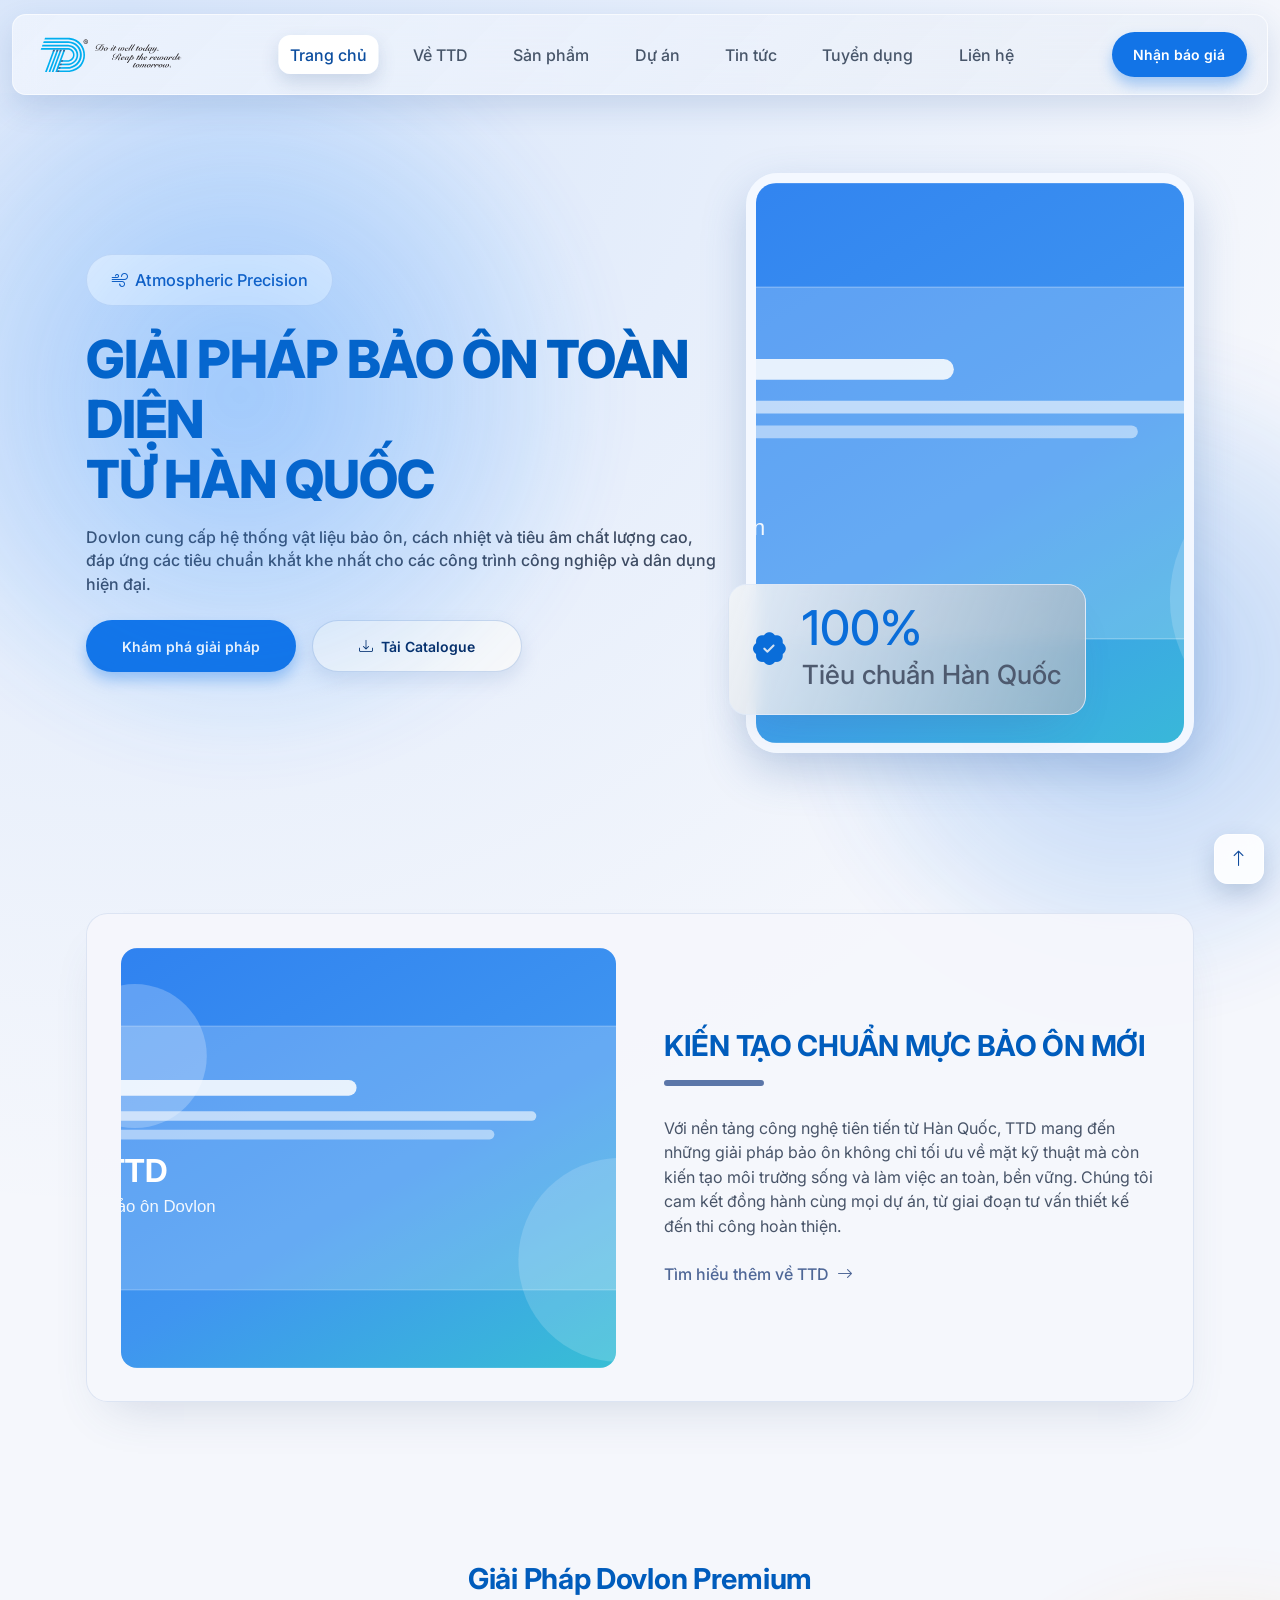
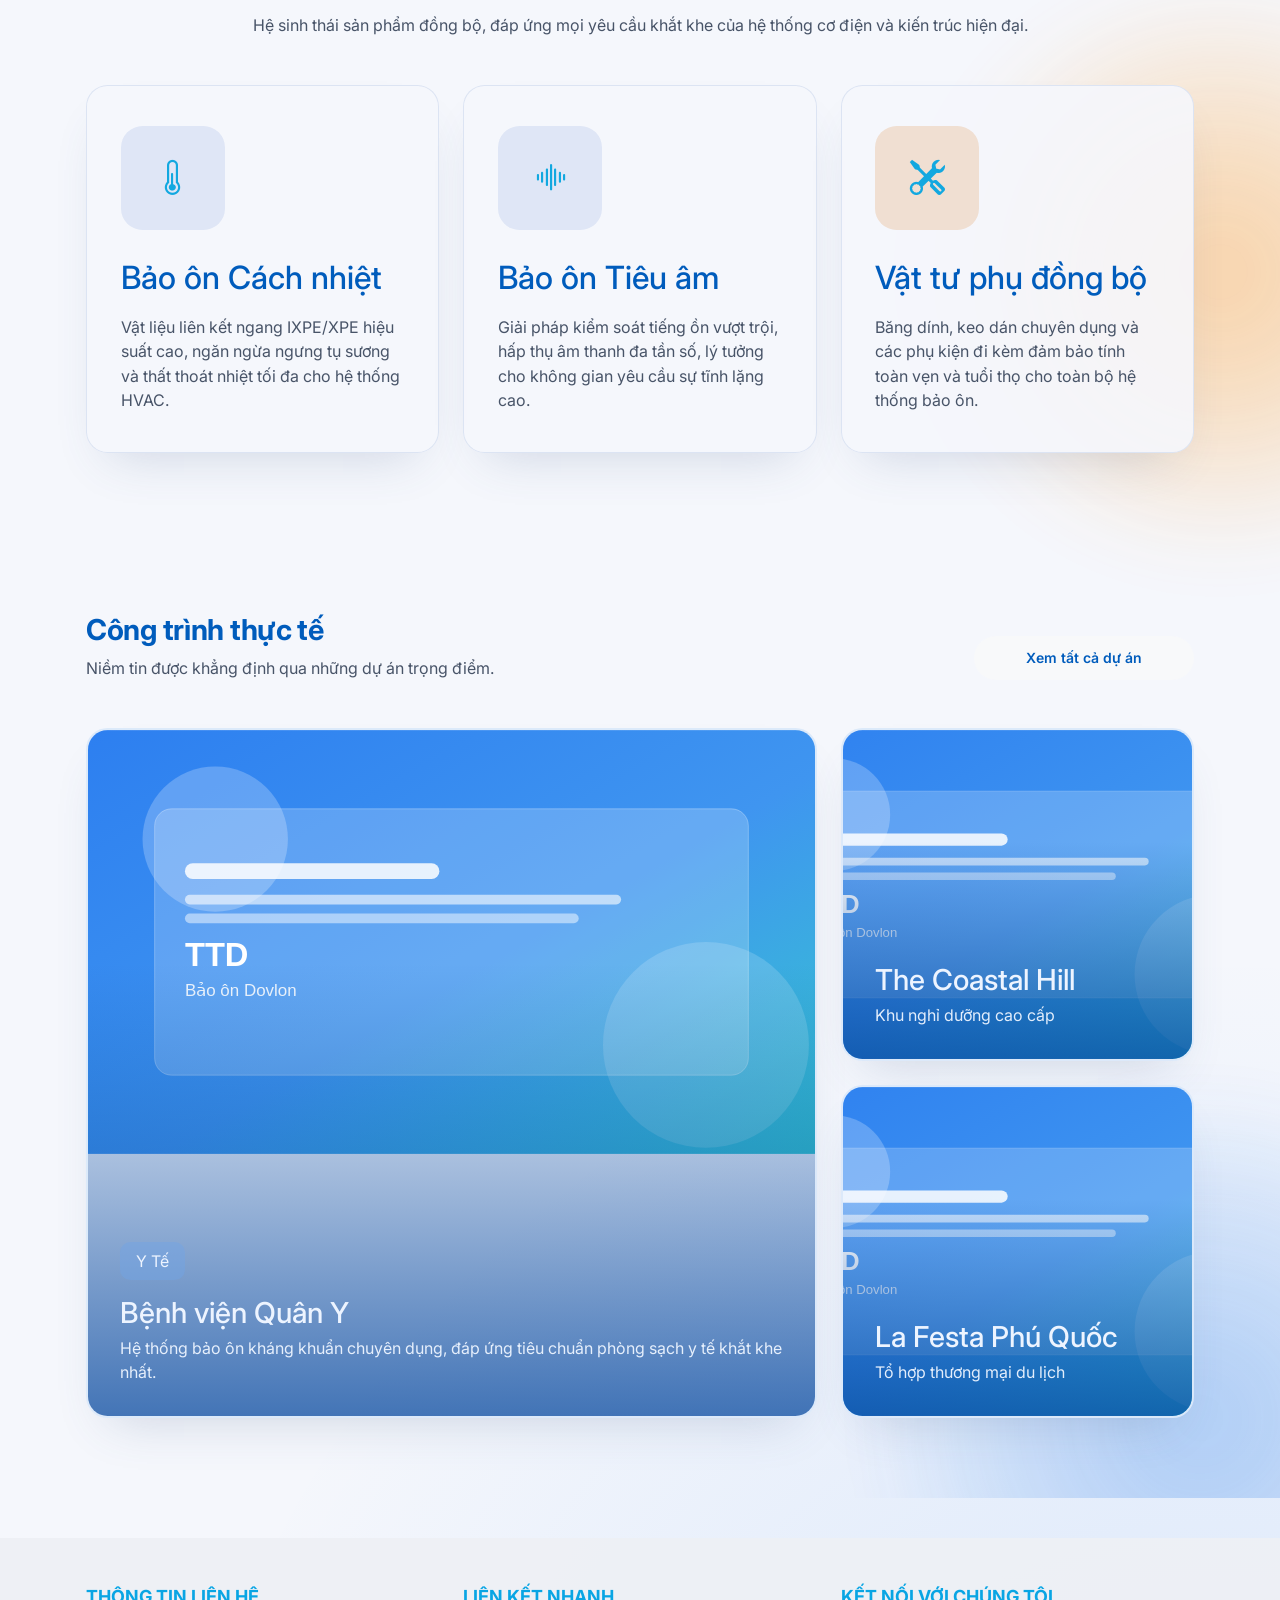
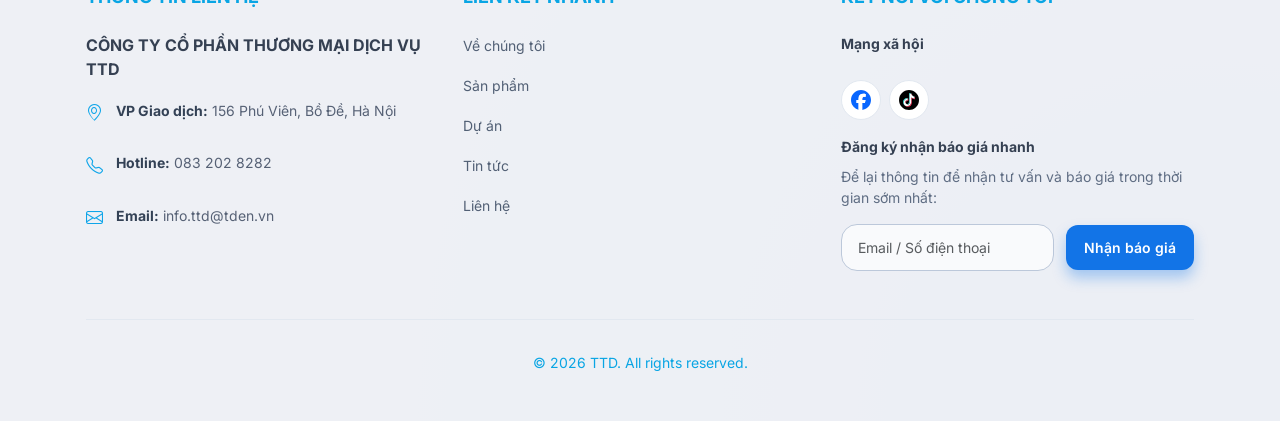
<file: index.html>
<!doctype html>
<html lang="vi">
<head>
  <meta charset="utf-8">
  <meta name="viewport" content="width=device-width, initial-scale=1">
  <title>TTD - Giải pháp bảo ôn toàn diện từ Hàn Quốc</title>
  <meta name="description" content="TTD cung cấp hệ thống vật liệu bảo ôn, cách nhiệt và tiêu âm chuẩn Hàn Quốc cho công trình dân dụng và công nghiệp.">
  <link rel="preconnect" href="https://fonts.googleapis.com">
  <link rel="preconnect" href="https://fonts.gstatic.com" crossorigin>
  <link href="https://fonts.googleapis.com/css2?family=Inter:wght@400;500;600;700;800&display=swap" rel="stylesheet">
  <link href="https://cdn.jsdelivr.net/npm/bootstrap@5.3.7/dist/css/bootstrap.min.css" rel="stylesheet">
  <link href="https://cdn.jsdelivr.net/npm/bootstrap-icons@1.11.3/font/bootstrap-icons.min.css" rel="stylesheet">
  <link rel="stylesheet" href="assets/css/styles.css">
  <link rel="stylesheet" href="assets/css/home-bootstrap.css">
</head>
<body class="home-page">
  <header class="topbar">
    <div class="container nav-wrap">
      <a class="brand" href="index.html" aria-label="TTD Home">
        <img class="logo-mark" src="assets/img/logo-ttd.svg" alt="Logo TTD Dovlon">
      </a>
      <button class="menu-toggle" aria-label="Mở menu">Menu</button>
      <nav class="menu">
        <a class="active" href="index.html">Trang chủ</a>
        <a href="about.html">Về TTD</a>
        <a href="products.html">Sản phẩm</a>
        <a href="projects.html">Dự án</a>
        <a href="news.html">Tin tức</a>
        <a href="careers.html">Tuyển dụng</a>
        <a href="contact.html">Liên hệ</a>
      </nav>
      <a class="btn btn-primary" href="contact.html">Nhận báo giá</a>
    </div>
  </header>

  <main class="overflow-hidden">
    <section class="hero-section py-5 py-lg-6">
      <div class="container-xl px-4 px-lg-3 position-relative">
        <span class="hero-glow hero-glow-left" aria-hidden="true"></span>
        <span class="hero-glow hero-glow-right" aria-hidden="true"></span>
        <div class="row gy-5 align-items-center">
          <div class="col-lg-7">
            <div class="hero-copy">
              <p class="hero-tag mb-4"><i class="bi bi-wind me-2"></i>Atmospheric Precision</p>
              <h1 class="hero-title mb-3">GIẢI PHÁP BẢO ÔN TOÀN DIỆN<br>TỪ HÀN QUỐC</h1>
              <p class="hero-sub mb-4">Dovlon cung cấp hệ thống vật liệu bảo ôn, cách nhiệt và tiêu âm chất lượng cao, đáp ứng các tiêu chuẩn khắt khe nhất cho các công trình công nghiệp và dân dụng hiện đại.</p>
              <div class="d-flex flex-wrap gap-3">
                <a class="btn btn-primary btn-lg rounded-pill px-4" href="products.html">Khám phá giải pháp</a>
                <a class="btn btn-light btn-lg rounded-pill px-4 text-primary-emphasis" href="https://drive.google.com/file/d/1ZRMlscwYEfazf8zU2liiJ7pVpVnIpPYZ/view?usp=drive_link" target="_blank" rel="noopener"><i class="bi bi-download me-2"></i>Tải Catalogue</a>
              </div>
            </div>
          </div>
          <div class="col-lg-5">
            <figure class="hero-media m-0 position-relative">
              <img src="https://www.figma.com/api/mcp/asset/4db23e1a-a9b9-47e6-80bc-61db65f1caf4" class="img-fluid" alt="Bề mặt tổ ong vật liệu Dovlon">
              <figcaption class="hero-stat glass-card">
                <i class="bi bi-patch-check-fill"></i>
                <div>
                  <strong>100%</strong>
                  <p>Tiêu chuẩn Hàn Quốc</p>
                </div>
              </figcaption>
            </figure>
          </div>
        </div>
      </div>
    </section>

    <section class="py-5 py-lg-6">
      <div class="container-xl px-4 px-lg-3">
        <article class="intro-card glass-solid">
          <div class="row g-4 g-lg-5 align-items-center">
            <div class="col-lg-6">
              <img src="https://www.figma.com/api/mcp/asset/1a63c082-2b15-49f8-abb1-9903d7b274f0" class="w-100 intro-visual" alt="Mô hình hệ vật liệu bảo ôn">
            </div>
            <div class="col-lg-6">
              <h2 class="section-title mb-3">KIẾN TẠO CHUẨN MỰC BẢO ÔN MỚI</h2>
              <span class="section-line mb-4"></span>
              <p class="section-body mb-4">Với nền tảng công nghệ tiên tiến từ Hàn Quốc, TTD mang đến những giải pháp bảo ôn không chỉ tối ưu về mặt kỹ thuật mà còn kiến tạo môi trường sống và làm việc an toàn, bền vững. Chúng tôi cam kết đồng hành cùng mọi dự án, từ giai đoạn tư vấn thiết kế đến thi công hoàn thiện.</p>
              <a class="section-link" href="about.html">Tìm hiểu thêm về TTD <i class="bi bi-arrow-right ms-1"></i></a>
            </div>
          </div>
        </article>
      </div>
    </section>

    <section class="py-5 py-lg-6 section-solutions position-relative">
      <span class="hero-glow hero-glow-orange" aria-hidden="true"></span>
      <div class="container-xl px-4 px-lg-3 position-relative">
        <header class="text-center mx-auto section-header mb-4 mb-lg-5">
          <h2 class="section-title mb-3">Giải Pháp Dovlon Premium</h2>
          <p class="section-body">Hệ sinh thái sản phẩm đồng bộ, đáp ứng mọi yêu cầu khắt khe của hệ thống cơ điện và kiến trúc hiện đại.</p>
        </header>
        <div class="row g-4">
          <div class="col-lg-4">
            <article class="solution-card glass-solid h-100">
              <span class="solution-icon icon-cool"><i class="bi bi-thermometer-half"></i></span>
              <h3>Bảo ôn Cách nhiệt</h3>
              <p>Vật liệu liên kết ngang IXPE/XPE hiệu suất cao, ngăn ngừa ngưng tụ sương và thất thoát nhiệt tối đa cho hệ thống HVAC.</p>
            </article>
          </div>
          <div class="col-lg-4">
            <article class="solution-card glass-solid h-100">
              <span class="solution-icon icon-sound"><i class="bi bi-soundwave"></i></span>
              <h3>Bảo ôn Tiêu âm</h3>
              <p>Giải pháp kiểm soát tiếng ồn vượt trội, hấp thụ âm thanh đa tần số, lý tưởng cho không gian yêu cầu sự tĩnh lặng cao.</p>
            </article>
          </div>
          <div class="col-lg-4">
            <article class="solution-card glass-solid h-100">
              <span class="solution-icon icon-tool"><i class="bi bi-tools"></i></span>
              <h3>Vật tư phụ đồng bộ</h3>
              <p>Băng dính, keo dán chuyên dụng và các phụ kiện đi kèm đảm bảo tính toàn vẹn và tuổi thọ cho toàn bộ hệ thống bảo ôn.</p>
            </article>
          </div>
        </div>
      </div>
    </section>

    <section class="py-5 py-lg-6 section-projects position-relative">
      <span class="hero-glow hero-glow-right" aria-hidden="true"></span>
      <div class="container-xl px-4 px-lg-3 position-relative">
        <div class="d-flex flex-wrap gap-3 justify-content-between align-items-end mb-4 mb-lg-5">
          <div>
            <h2 class="section-title mb-2">Công trình thực tế</h2>
            <p class="section-body mb-0">Niềm tin được khẳng định qua những dự án trọng điểm.</p>
          </div>
          <a href="projects.html" class="btn btn-light rounded-pill px-4 project-btn">Xem tất cả dự án</a>
        </div>

        <div class="row g-3 g-lg-4">
          <div class="col-lg-8">
            <article class="project-card project-card-lg">
              <img src="https://www.figma.com/api/mcp/asset/927b0bcc-60c6-4df0-abfb-96e4633c7fb8" alt="Bệnh viện Quân Y" class="w-100 h-100 object-fit-cover">
              <div class="project-overlay">
                <span class="project-chip">Y Tế</span>
                <h3>Bệnh viện Quân Y</h3>
                <p>Hệ thống bảo ôn kháng khuẩn chuyên dụng, đáp ứng tiêu chuẩn phòng sạch y tế khắt khe nhất.</p>
              </div>
            </article>
          </div>
          <div class="col-lg-4 d-flex flex-column gap-3 gap-lg-4">
            <article class="project-card project-card-sm flex-grow-1">
              <img src="https://www.figma.com/api/mcp/asset/ed3c2ebf-514a-4aba-a925-657114d9132e" alt="The Coastal Hill" class="w-100 h-100 object-fit-cover">
              <div class="project-overlay">
                <h3>The Coastal Hill</h3>
                <p>Khu nghỉ dưỡng cao cấp</p>
              </div>
            </article>
            <article class="project-card project-card-sm flex-grow-1">
              <img src="https://www.figma.com/api/mcp/asset/74480e6c-b079-48e3-ba5e-ff98db2c9ef7" alt="La Festa Phú Quốc" class="w-100 h-100 object-fit-cover">
              <div class="project-overlay">
                <h3>La Festa Phú Quốc</h3>
                <p>Tổ hợp thương mại du lịch</p>
              </div>
            </article>
          </div>
        </div>
      </div>
    </section>
  </main>

  <footer class="site-footer py-5">
    <div class="container-xl px-4 px-lg-3">
      <div class="row gy-4 gy-lg-0">
        <div class="col-lg-4">
          <h4>THÔNG TIN LIÊN HỆ</h4>
          <p class="company">CÔNG TY CỔ PHẦN THƯƠNG MẠI DỊCH VỤ TTD</p>
          <ul class="contact-list list-unstyled mb-0">
            <li><i class="bi bi-geo-alt"></i><span><strong>VP Giao dịch:</strong> 156 Phú Viên, Bồ Đề, Hà Nội</span></li>
            <li><i class="bi bi-telephone"></i><span><strong>Hotline:</strong> 083 202 8282</span></li>
            <li><i class="bi bi-envelope"></i><span><strong>Email:</strong> info.ttd@tden.vn</span></li>
          </ul>
        </div>
        <div class="col-lg-4">
          <h4>LIÊN KẾT NHANH</h4>
          <ul class="quick-links list-unstyled mb-0">
            <li><a href="about.html">Về chúng tôi</a></li>
            <li><a href="products.html">Sản phẩm</a></li>
            <li><a href="projects.html">Dự án</a></li>
            <li><a href="news.html">Tin tức</a></li>
            <li><a href="contact.html">Liên hệ</a></li>
          </ul>
        </div>
        <div class="col-lg-4">
          <h4>KẾT NỐI VỚI CHÚNG TÔI</h4>
          <p class="social-title">Mạng xã hội</p>
          <div class="social-links">
            <a class="social-chip" href="https://www.facebook.com/ttddovlon" target="_blank" rel="noopener" aria-label="Facebook">
              <img src="assets/img/facebook_icon.svg" alt="Facebook">
            </a>
            <a class="social-chip" href="#" aria-label="TikTok">
              <img src="assets/img/TikTok_Icon_Black_Circle.svg" alt="TikTok">
            </a>
          </div>
          <p class="subscribe-title">Đăng ký nhận báo giá nhanh</p>
          <p class="subscribe-copy">Để lại thông tin để nhận tư vấn và báo giá trong thời gian sớm nhất:</p>
          <form class="quick-quote" action="#" method="post">
            <label for="quickQuote" class="visually-hidden">Email hoặc số điện thoại</label>
            <input id="quickQuote" type="text" class="form-control" placeholder="Email / Số điện thoại">
            <button class="btn btn-primary" type="submit">Nhận báo giá</button>
          </form>
        </div>
      </div>
      <p class="copyright mb-0">© 2026 TTD. All rights reserved.</p>
    </div>
  </footer>

  <script src="assets/js/main.js"></script>
  <script src="https://cdn.jsdelivr.net/npm/bootstrap@5.3.7/dist/js/bootstrap.bundle.min.js"></script>
</body>
</html>
</file>
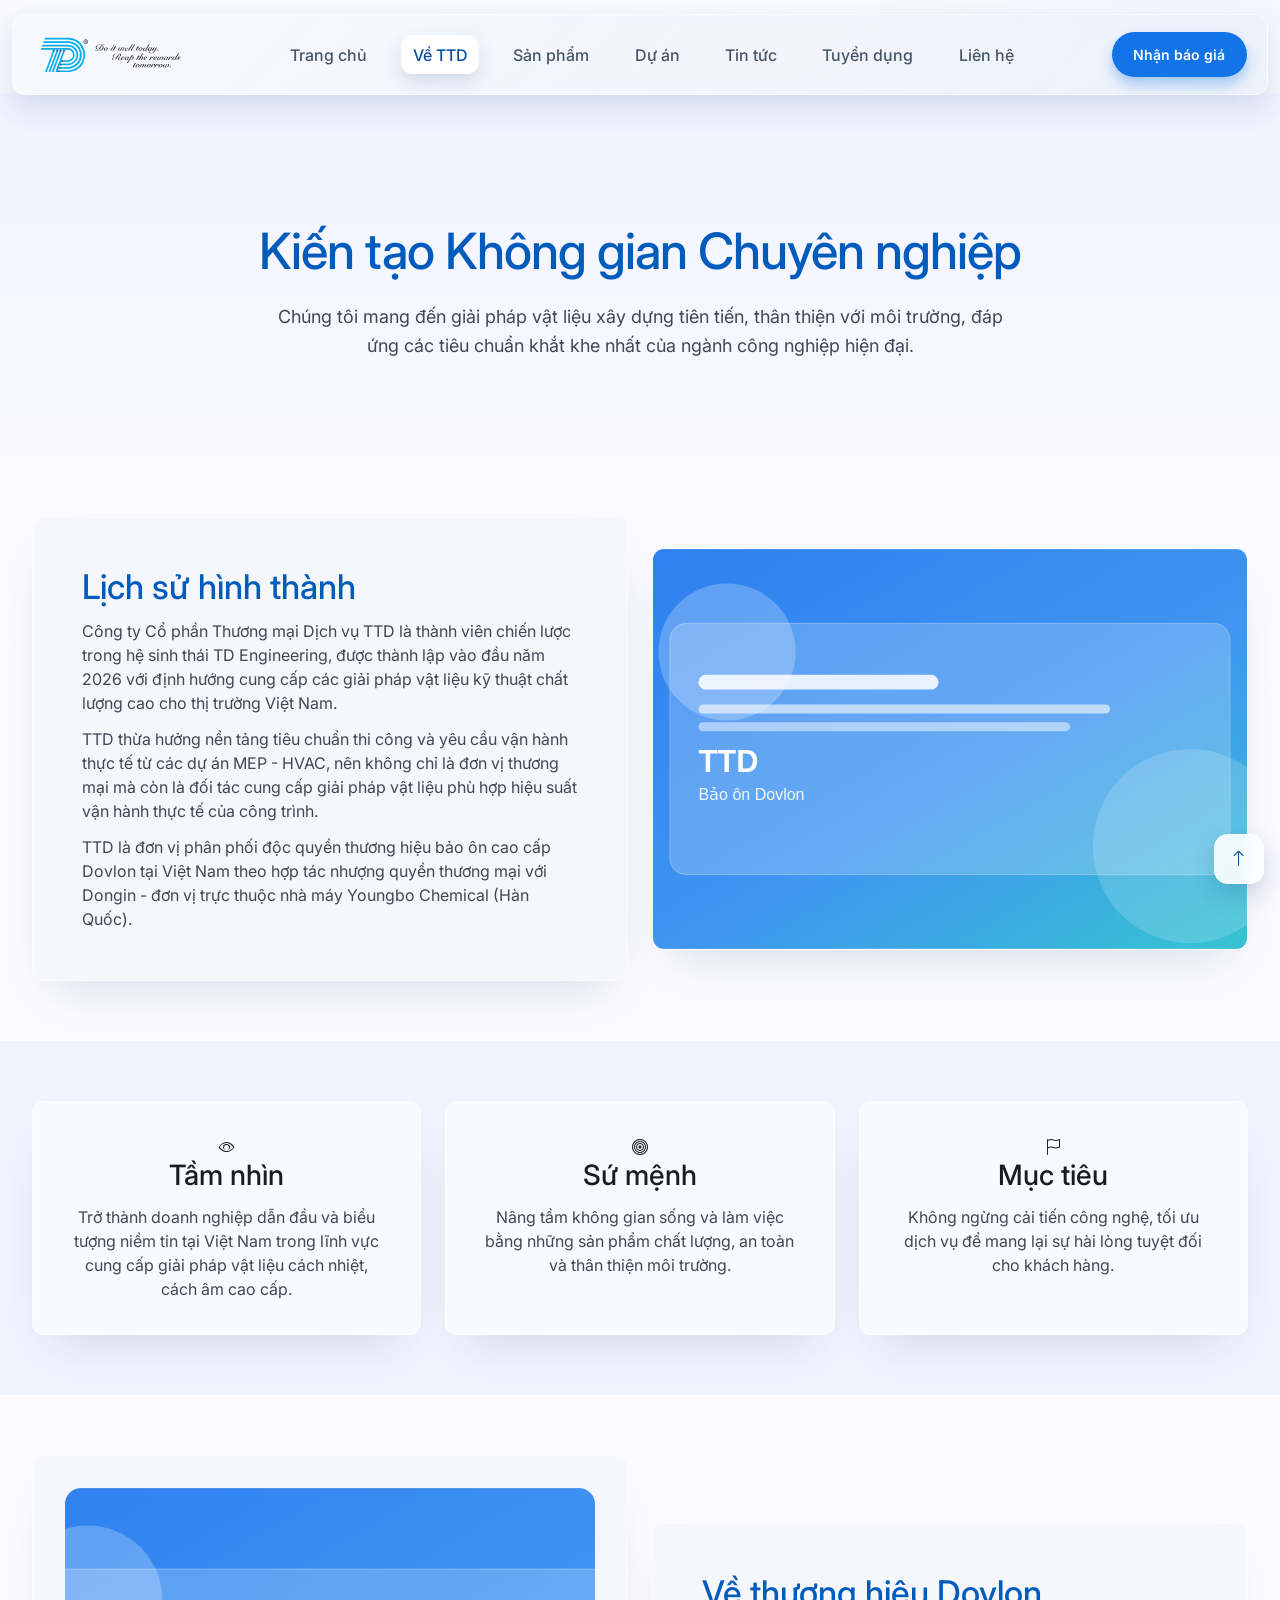
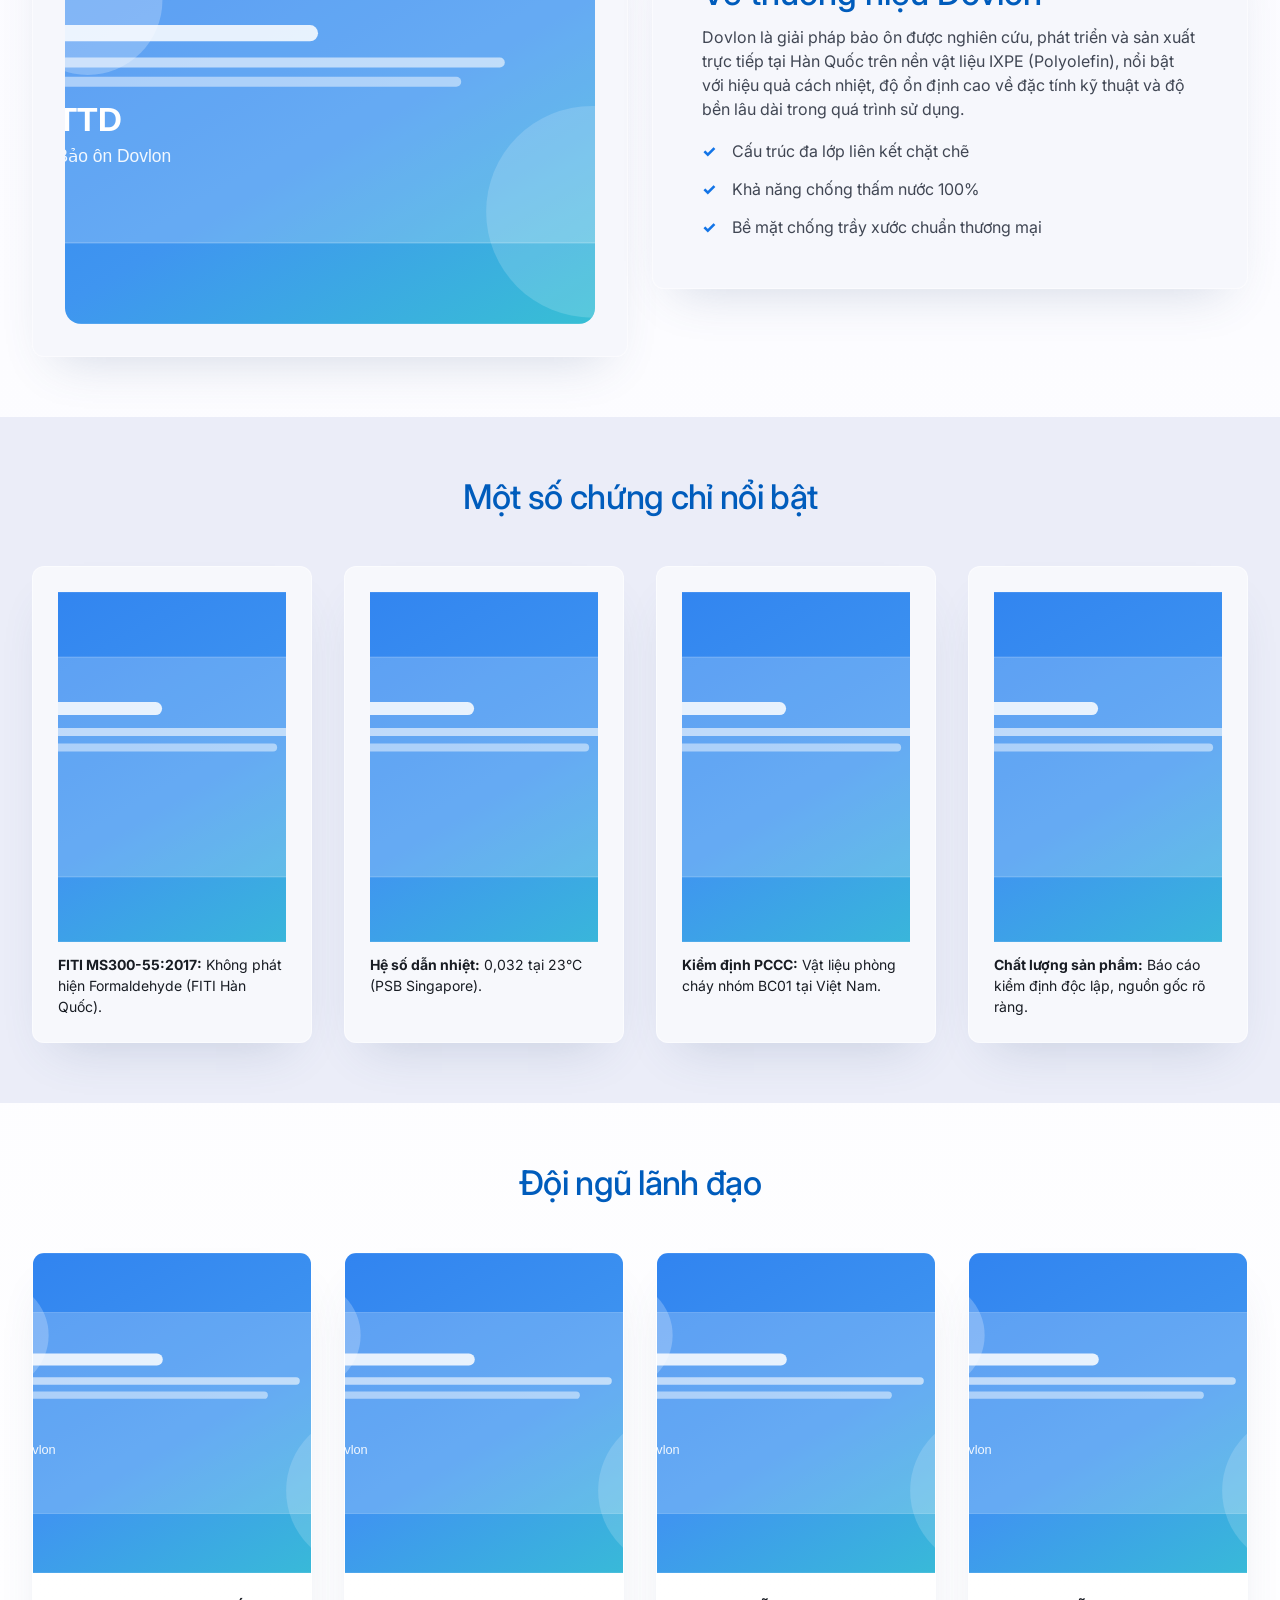
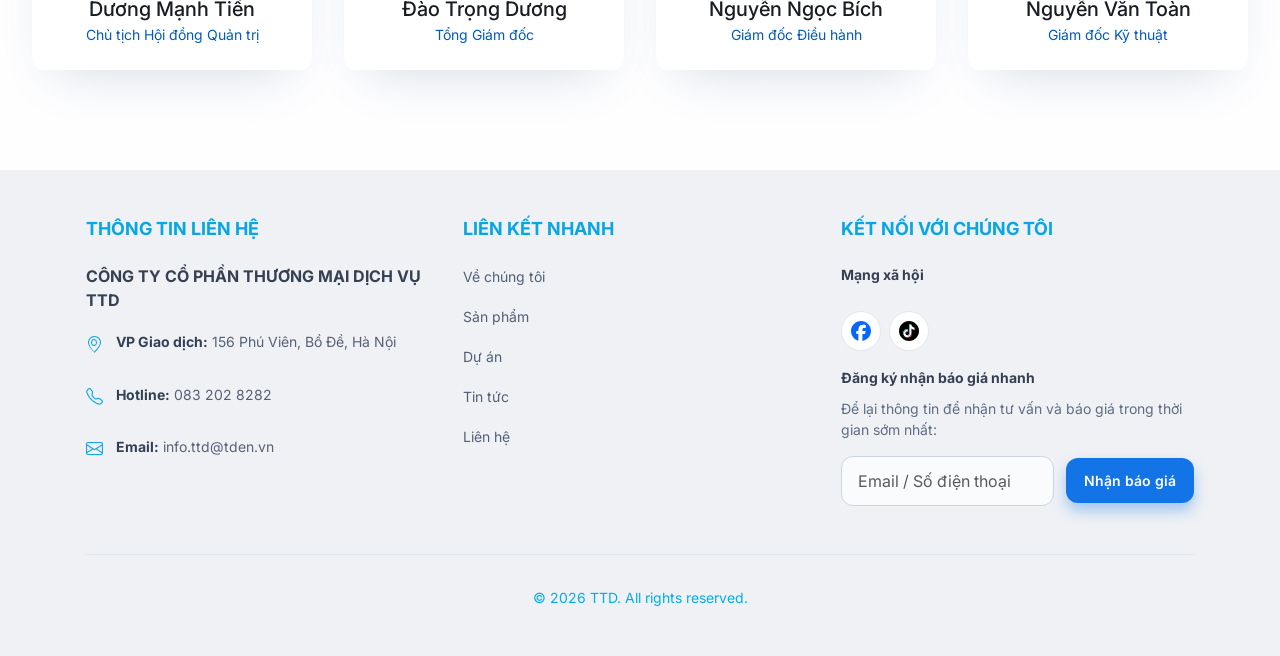
<file: about.html>
<!doctype html>
<html lang="vi">
<head>
  <meta charset="utf-8">
  <meta name="viewport" content="width=device-width, initial-scale=1">
  <title>Về TTD - Giới thiệu công ty và thương hiệu Dovlon</title>
  <meta name="description" content="Giới thiệu Công ty Cổ phần Thương mại Dịch vụ TTD, tầm nhìn, sứ mệnh, mục tiêu và các chứng chỉ kỹ thuật nổi bật của thương hiệu Dovlon.">
  <link rel="preconnect" href="https://fonts.googleapis.com">
  <link rel="preconnect" href="https://fonts.gstatic.com" crossorigin>
  <link href="https://fonts.googleapis.com/css2?family=Inter:wght@400;500;600;700;800;900&display=swap" rel="stylesheet">
  <link href="https://cdn.jsdelivr.net/npm/bootstrap@5.3.7/dist/css/bootstrap.min.css" rel="stylesheet">
  <link href="https://cdn.jsdelivr.net/npm/bootstrap-icons@1.11.3/font/bootstrap-icons.min.css" rel="stylesheet">
  <link rel="stylesheet" href="assets/css/styles.css">
</head>
<body>
  <header class="topbar">
    <div class="container nav-wrap">
      <a class="brand" href="index.html" aria-label="TTD Home">
        <img class="logo-mark" src="assets/img/logo-ttd.svg" alt="Logo TTD Dovlon">
        
      </a>
      <button class="menu-toggle" aria-label="Mở menu">Menu</button>
      <nav class="menu">
        <a href="index.html">Trang chủ</a>
        <a class="active" href="about.html">Về TTD</a>
        <a href="products.html">Sản phẩm</a>
        <a href="projects.html">Dự án</a>
        <a href="news.html">Tin tức</a>
        <a href="careers.html">Tuyển dụng</a>
        <a href="contact.html">Liên hệ</a>
      </nav>
      <a class="btn btn-primary" href="contact.html">Nhận báo giá</a>
    </div>
  </header>

  <main>
    <section class="about-intro">
      <div class="container">
        <h1 class="section-title" style="font-size:50px;color:#005cbc;">Kiến tạo Không gian Chuyên nghiệp</h1>
        <p class="section-sub">Chúng tôi mang đến giải pháp vật liệu xây dựng tiên tiến, thân thiện với môi trường, đáp ứng các tiêu chuẩn khắt khe nhất của ngành công nghiệp hiện đại.</p>
      </div>
    </section>

    <section>
      <div class="container">
        <div class="grid-2" style="align-items:center;">
          <article class="card" style="padding:49px;">
            <h2 style="margin:0;color:#005cbc;font-size:34px;line-height:1.2;">Lịch sử hình thành</h2>
            <p>Công ty Cổ phần Thương mại Dịch vụ TTD là thành viên chiến lược trong hệ sinh thái TD Engineering, được thành lập vào đầu năm 2026 với định hướng cung cấp các giải pháp vật liệu kỹ thuật chất lượng cao cho thị trường Việt Nam.</p>
            <p>TTD thừa hưởng nền tảng tiêu chuẩn thi công và yêu cầu vận hành thực tế từ các dự án MEP - HVAC, nên không chỉ là đơn vị thương mại mà còn là đối tác cung cấp giải pháp vật liệu phù hợp hiệu suất vận hành thực tế của công trình.</p>
            <p>TTD là đơn vị phân phối độc quyền thương hiệu bảo ôn cao cấp Dovlon tại Việt Nam theo hợp tác nhượng quyền thương mại với Dongin - đơn vị trực thuộc nhà máy Youngbo Chemical (Hàn Quốc).</p>
          </article>
          <article class="card" style="padding:0;overflow:hidden;">
            <img class="image-cover" style="min-height:400px;" src="https://www.figma.com/api/mcp/asset/ed549dd9-a001-467a-a83b-a978454fdd4f" alt="Nhà máy công nghiệp hiện đại">
          </article>
        </div>
      </div>
    </section>

    <section class="section-soft">
      <div class="container">
        <div class="grid-3">
          <article class="mini-card">
            <div class="icon-dot"><i class="bi bi-eye"></i></div>
            <h3>Tầm nhìn</h3>
            <p>Trở thành doanh nghiệp dẫn đầu và biểu tượng niềm tin tại Việt Nam trong lĩnh vực cung cấp giải pháp vật liệu cách nhiệt, cách âm cao cấp.</p>
          </article>
          <article class="mini-card">
            <div class="icon-dot"><i class="bi bi-bullseye"></i></div>
            <h3>Sứ mệnh</h3>
            <p>Nâng tầm không gian sống và làm việc bằng những sản phẩm chất lượng, an toàn và thân thiện môi trường.</p>
          </article>
          <article class="mini-card">
            <div class="icon-dot"><i class="bi bi-flag"></i></div>
            <h3>Mục tiêu</h3>
            <p>Không ngừng cải tiến công nghệ, tối ưu dịch vụ để mang lại sự hài lòng tuyệt đối cho khách hàng.</p>
          </article>
        </div>
      </div>
    </section>

    <section>
      <div class="container">
        <div class="grid-2" style="align-items:center;">
          <article class="card" style="padding:32px;">
            <img class="image-cover" style="border-radius:16px;min-height:436px;" src="https://www.figma.com/api/mcp/asset/f69a552e-b1df-4cfe-83d4-c630a1e25bf6" alt="Mô phỏng cấu trúc vật liệu IXPE">
          </article>
          <article class="card" style="padding:49px;">
            <h2 style="margin:0;color:#005cbc;font-size:34px;line-height:1.2;">Về thương hiệu Dovlon</h2>
            <p>Dovlon là giải pháp bảo ôn được nghiên cứu, phát triển và sản xuất trực tiếp tại Hàn Quốc trên nền vật liệu IXPE (Polyolefin), nổi bật với hiệu quả cách nhiệt, độ ổn định cao về đặc tính kỹ thuật và độ bền lâu dài trong quá trình sử dụng.</p>
            <ul class="list-check">
              <li>Cấu trúc đa lớp liên kết chặt chẽ</li>
              <li>Khả năng chống thấm nước 100%</li>
              <li>Bề mặt chống trầy xước chuẩn thương mại</li>
            </ul>
          </article>
        </div>
      </div>
    </section>

    <section class="section-deep">
      <div class="container">
        <h2 class="section-title" style="font-size:34px;text-align:center;color:#005cbc;">Một số chứng chỉ nổi bật</h2>
        <div class="cert-grid" style="margin-top:48px;">
          <article class="cert-item"><img src="https://www.figma.com/api/mcp/asset/5032e705-48d7-4056-9d11-582e03777fd2" alt="Chứng chỉ FITI"><p><strong>FITI MS300-55:2017:</strong> Không phát hiện Formaldehyde (FITI Hàn Quốc).</p></article>
          <article class="cert-item"><img src="https://www.figma.com/api/mcp/asset/c3d795db-6abd-40b7-98fb-cfb9b0fcd37e" alt="Báo cáo dẫn nhiệt"><p><strong>Hệ số dẫn nhiệt:</strong> 0,032 tại 23°C (PSB Singapore).</p></article>
          <article class="cert-item"><img src="https://www.figma.com/api/mcp/asset/25cc4046-fff4-435b-a0ec-7f83386a11ea" alt="Kiểm định PCCC"><p><strong>Kiểm định PCCC:</strong> Vật liệu phòng cháy nhóm BC01 tại Việt Nam.</p></article>
          <article class="cert-item"><img src="https://www.figma.com/api/mcp/asset/5db78e8e-9b71-4d55-8d62-d606c88b1621" alt="Chứng chỉ chất lượng"><p><strong>Chất lượng sản phẩm:</strong> Báo cáo kiểm định độc lập, nguồn gốc rõ ràng.</p></article>
        </div>
      </div>
    </section>

    <section>
      <div class="container">
        <h2 class="section-title" style="font-size:34px;text-align:center;color:#005cbc;">Đội ngũ lãnh đạo</h2>
        <div class="leader-grid" style="margin-top:48px;">
          <article class="leader-card"><img src="https://www.figma.com/api/mcp/asset/c05e588d-6e9c-43a3-8836-fc9cbae2872f" alt="Dương Mạnh Tiến"><div class="meta"><h4>Dương Mạnh Tiến</h4><p>Chủ tịch Hội đồng Quản trị</p></div></article>
          <article class="leader-card"><img src="https://www.figma.com/api/mcp/asset/b7064acb-e3c3-4f56-b028-68e5ffc206ad" alt="Đào Trọng Dương"><div class="meta"><h4>Đào Trọng Dương</h4><p>Tổng Giám đốc</p></div></article>
          <article class="leader-card"><img src="https://www.figma.com/api/mcp/asset/e9ed8e31-0ea5-4e0f-9fca-32a741d9f2ee" alt="Nguyễn Ngọc Bích"><div class="meta"><h4>Nguyễn Ngọc Bích</h4><p>Giám đốc Điều hành</p></div></article>
          <article class="leader-card"><img src="https://www.figma.com/api/mcp/asset/d2f034b3-c6e4-4584-9b53-91117a5b3560" alt="Nguyễn Văn Toàn"><div class="meta"><h4>Nguyễn Văn Toàn</h4><p>Giám đốc Kỹ thuật</p></div></article>
        </div>
      </div>
    </section>
  </main>

  <footer class="site-footer py-5">
    <div class="container-xl px-4 px-lg-3">
      <div class="row gy-4 gy-lg-0">
        <div class="col-lg-4">
          <h4>THÔNG TIN LIÊN HỆ</h4>
          <p class="company">CÔNG TY CỔ PHẦN THƯƠNG MẠI DỊCH VỤ TTD</p>
          <ul class="contact-list list-unstyled mb-0">
            <li><i class="bi bi-geo-alt"></i><span><strong>VP Giao dịch:</strong> 156 Phú Viên, Bồ Đề, Hà Nội</span></li>
            <li><i class="bi bi-telephone"></i><span><strong>Hotline:</strong> 083 202 8282</span></li>
            <li><i class="bi bi-envelope"></i><span><strong>Email:</strong> info.ttd@tden.vn</span></li>
          </ul>
        </div>
        <div class="col-lg-4">
          <h4>LIÊN KẾT NHANH</h4>
          <ul class="quick-links list-unstyled mb-0">
            <li><a href="about.html">Về chúng tôi</a></li>
            <li><a href="products.html">Sản phẩm</a></li>
            <li><a href="projects.html">Dự án</a></li>
            <li><a href="news.html">Tin tức</a></li>
            <li><a href="contact.html">Liên hệ</a></li>
          </ul>
        </div>
        <div class="col-lg-4">
          <h4>KẾT NỐI VỚI CHÚNG TÔI</h4>
          <p class="social-title">Mạng xã hội</p>
          <div class="social-links">
            <a class="social-chip" href="https://www.facebook.com/ttddovlon" target="_blank" rel="noopener" aria-label="Facebook">
              <img src="assets/img/facebook_icon.svg" alt="Facebook">
            </a>
            <a class="social-chip" href="#" aria-label="TikTok">
              <img src="assets/img/TikTok_Icon_Black_Circle.svg" alt="TikTok">
            </a>
          </div>
          <p class="subscribe-title">Đăng ký nhận báo giá nhanh</p>
          <p class="subscribe-copy">Để lại thông tin để nhận tư vấn và báo giá trong thời gian sớm nhất:</p>
          <form class="quick-quote" action="#" method="post">
            <label for="quickQuote" class="visually-hidden">Email hoặc số điện thoại</label>
            <input id="quickQuote" type="text" class="form-control" placeholder="Email / Số điện thoại">
            <button class="btn btn-primary" type="submit">Nhận báo giá</button>
          </form>
        </div>
      </div>
      <p class="copyright mb-0">© 2026 TTD. All rights reserved.</p>
    </div>
  </footer>

  <script src="assets/js/main.js"></script>
  <script src="https://cdn.jsdelivr.net/npm/bootstrap@5.3.7/dist/js/bootstrap.bundle.min.js"></script>
</body>
</html>
</file>
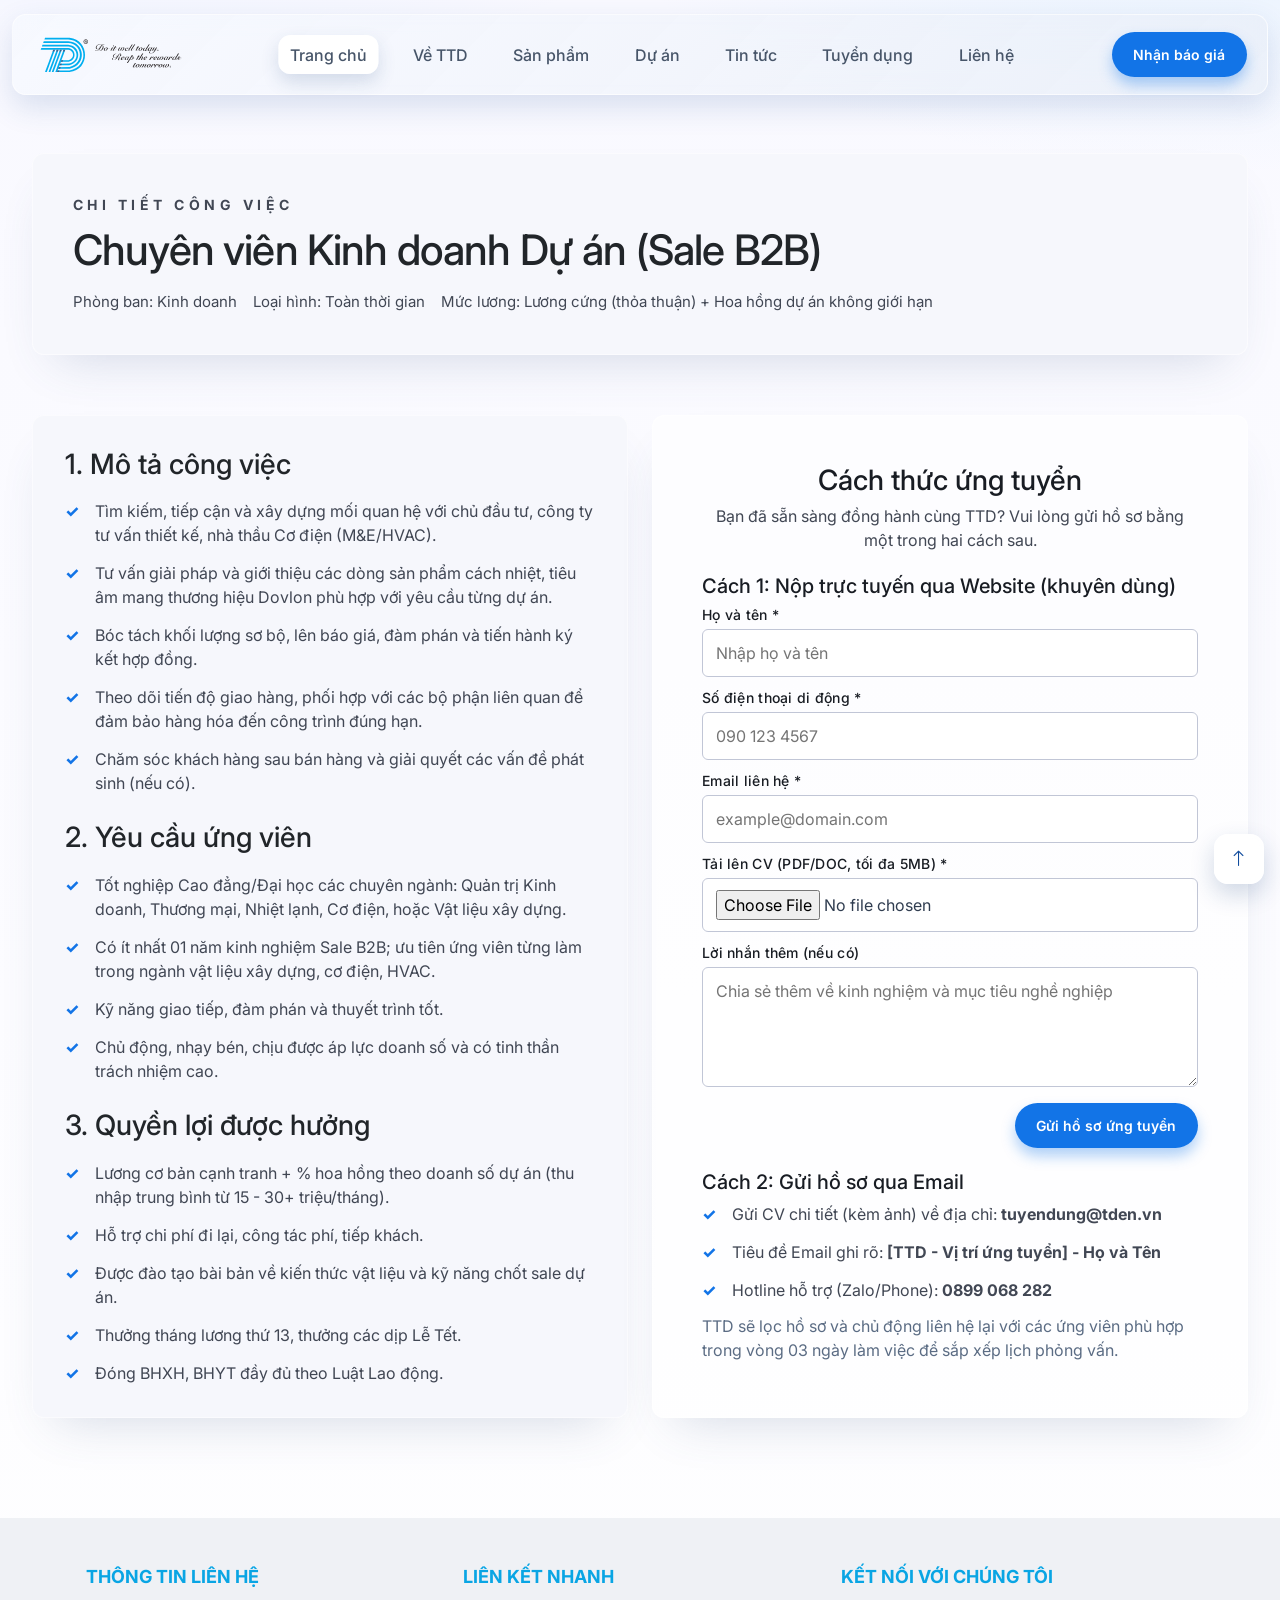
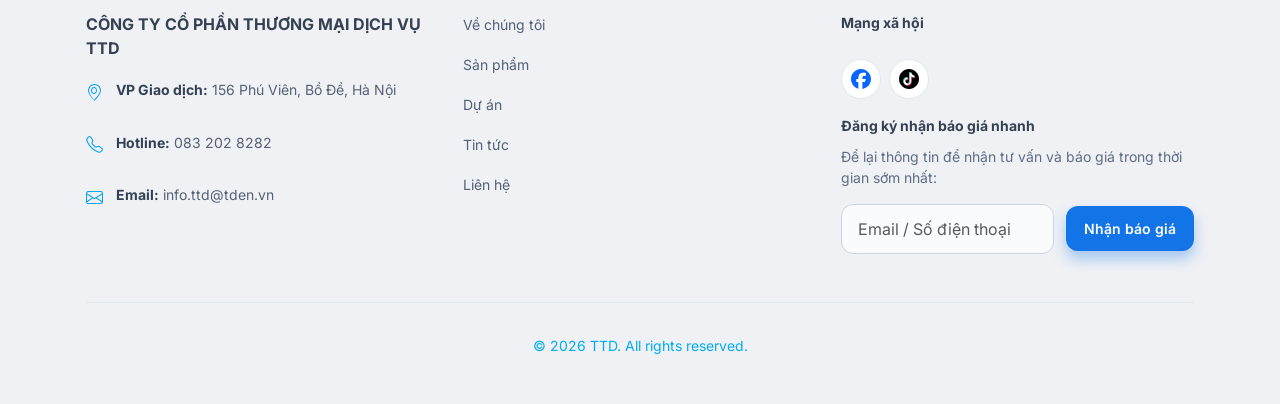
<file: career-sale-b2b.html>
<!doctype html>
<html lang="vi">
<head>
  <meta charset="utf-8">
  <meta name="viewport" content="width=device-width, initial-scale=1">
  <title>Chi tiết tuyển dụng Sale B2B - TTD</title>
  <meta name="description" content="JD chi tiết Chuyên viên Kinh doanh Dự án (Sale B2B) và form nộp hồ sơ nhanh tại TTD.">
  <link rel="preconnect" href="https://fonts.googleapis.com">
  <link rel="preconnect" href="https://fonts.gstatic.com" crossorigin>
  <link href="https://fonts.googleapis.com/css2?family=Inter:wght@400;500;600;700;800;900&display=swap" rel="stylesheet">
  <link href="https://cdn.jsdelivr.net/npm/bootstrap@5.3.7/dist/css/bootstrap.min.css" rel="stylesheet">
  <link href="https://cdn.jsdelivr.net/npm/bootstrap-icons@1.11.3/font/bootstrap-icons.min.css" rel="stylesheet">
  <link rel="stylesheet" href="assets/css/styles.css">
</head>
<body>
  <header class="topbar">
    <div class="container nav-wrap">
      <a class="brand" href="index.html" aria-label="TTD Home">
        <img class="logo-mark" src="assets/img/logo-ttd.svg" alt="Logo TTD Dovlon">
        
      </a>
      <button class="menu-toggle" aria-label="Mở menu">Menu</button>
      <nav class="menu">
        <a href="index.html">Trang chủ</a>
        <a href="about.html">Về TTD</a>
        <a href="products.html">Sản phẩm</a>
        <a href="projects.html">Dự án</a>
        <a href="news.html">Tin tức</a>
        <a class="active" href="careers.html">Tuyển dụng</a>
        <a href="contact.html">Liên hệ</a>
      </nav>
      <a class="btn btn-primary" href="contact.html">Nhận báo giá</a>
    </div>
  </header>

  <main>
    <section>
      <div class="container">
        <div class="card" style="padding:40px;">
          <p class="section-kicker" style="margin:0 0 10px;">Chi tiết công việc</p>
          <h1 class="section-title" style="font-size:42px;">Chuyên viên Kinh doanh Dự án (Sale B2B)</h1>
          <div class="job-meta" style="margin-top:16px;font-size:15px;">
            <span>Phòng ban: Kinh doanh</span>
            <span>Loại hình: Toàn thời gian</span>
            <span>Mức lương: Lương cứng (thỏa thuận) + Hoa hồng dự án không giới hạn</span>
          </div>
        </div>
      </div>
    </section>

    <section style="padding-top:0;">
      <div class="container">
        <div class="grid-2">
          <article class="card" style="padding:32px;">
            <h2 style="margin:0;font-size:28px;">1. Mô tả công việc</h2>
            <ul class="list-check">
              <li>Tìm kiếm, tiếp cận và xây dựng mối quan hệ với chủ đầu tư, công ty tư vấn thiết kế, nhà thầu Cơ điện (M&amp;E/HVAC).</li>
              <li>Tư vấn giải pháp và giới thiệu các dòng sản phẩm cách nhiệt, tiêu âm mang thương hiệu Dovlon phù hợp với yêu cầu từng dự án.</li>
              <li>Bóc tách khối lượng sơ bộ, lên báo giá, đàm phán và tiến hành ký kết hợp đồng.</li>
              <li>Theo dõi tiến độ giao hàng, phối hợp với các bộ phận liên quan để đảm bảo hàng hóa đến công trình đúng hạn.</li>
              <li>Chăm sóc khách hàng sau bán hàng và giải quyết các vấn đề phát sinh (nếu có).</li>
            </ul>

            <h2 style="margin:26px 0 0;font-size:28px;">2. Yêu cầu ứng viên</h2>
            <ul class="list-check">
              <li>Tốt nghiệp Cao đẳng/Đại học các chuyên ngành: Quản trị Kinh doanh, Thương mại, Nhiệt lạnh, Cơ điện, hoặc Vật liệu xây dựng.</li>
              <li>Có ít nhất 01 năm kinh nghiệm Sale B2B; ưu tiên ứng viên từng làm trong ngành vật liệu xây dựng, cơ điện, HVAC.</li>
              <li>Kỹ năng giao tiếp, đàm phán và thuyết trình tốt.</li>
              <li>Chủ động, nhạy bén, chịu được áp lực doanh số và có tinh thần trách nhiệm cao.</li>
            </ul>

            <h2 style="margin:26px 0 0;font-size:28px;">3. Quyền lợi được hưởng</h2>
            <ul class="list-check">
              <li>Lương cơ bản cạnh tranh + % hoa hồng theo doanh số dự án (thu nhập trung bình từ 15 - 30+ triệu/tháng).</li>
              <li>Hỗ trợ chi phí đi lại, công tác phí, tiếp khách.</li>
              <li>Được đào tạo bài bản về kiến thức vật liệu và kỹ năng chốt sale dự án.</li>
              <li>Thưởng tháng lương thứ 13, thưởng các dịp Lễ Tết.</li>
              <li>Đóng BHXH, BHYT đầy đủ theo Luật Lao động.</li>
            </ul>
          </article>

          <aside class="cv-panel">
            <h3 style="font-size:28px;text-align:center;">Cách thức ứng tuyển</h3>
            <p style="text-align:center;">Bạn đã sẵn sàng đồng hành cùng TTD? Vui lòng gửi hồ sơ bằng một trong hai cách sau.</p>

            <h4 style="margin:22px 0 6px;font-size:20px;">Cách 1: Nộp trực tuyến qua Website (khuyên dùng)</h4>
            <form>
              <div class="form-group"><label>Họ và tên *</label><input type="text" placeholder="Nhập họ và tên"></div>
              <div class="form-group" style="margin-top:10px;"><label>Số điện thoại di động *</label><input type="tel" placeholder="090 123 4567"></div>
              <div class="form-group" style="margin-top:10px;"><label>Email liên hệ *</label><input type="email" placeholder="example@domain.com"></div>
              <div class="form-group" style="margin-top:10px;"><label>Tải lên CV (PDF/DOC, tối đa 5MB) *</label><input type="file"></div>
              <div class="form-group" style="margin-top:10px;"><label>Lời nhắn thêm (nếu có)</label><textarea placeholder="Chia sẻ thêm về kinh nghiệm và mục tiêu nghề nghiệp"></textarea></div>
              <div class="form-submit"><button class="btn btn-primary" type="button">Gửi hồ sơ ứng tuyển</button></div>
            </form>

            <h4 style="margin:22px 0 6px;font-size:20px;">Cách 2: Gửi hồ sơ qua Email</h4>
            <ul class="list-check" style="margin-top:8px;">
              <li>Gửi CV chi tiết (kèm ảnh) về địa chỉ: <strong>tuyendung@tden.vn</strong></li>
              <li>Tiêu đề Email ghi rõ: <strong>[TTD - Vị trí ứng tuyển] - Họ và Tên</strong></li>
              <li>Hotline hỗ trợ (Zalo/Phone): <strong>0899 068 282</strong></li>
            </ul>
            <p style="margin-top:12px;color:#5b6c84;">TTD sẽ lọc hồ sơ và chủ động liên hệ lại với các ứng viên phù hợp trong vòng 03 ngày làm việc để sắp xếp lịch phỏng vấn.</p>
          </aside>
        </div>
      </div>
    </section>
  </main>

  <footer class="site-footer py-5">
    <div class="container-xl px-4 px-lg-3">
      <div class="row gy-4 gy-lg-0">
        <div class="col-lg-4">
          <h4>THÔNG TIN LIÊN HỆ</h4>
          <p class="company">CÔNG TY CỔ PHẦN THƯƠNG MẠI DỊCH VỤ TTD</p>
          <ul class="contact-list list-unstyled mb-0">
            <li><i class="bi bi-geo-alt"></i><span><strong>VP Giao dịch:</strong> 156 Phú Viên, Bồ Đề, Hà Nội</span></li>
            <li><i class="bi bi-telephone"></i><span><strong>Hotline:</strong> 083 202 8282</span></li>
            <li><i class="bi bi-envelope"></i><span><strong>Email:</strong> info.ttd@tden.vn</span></li>
          </ul>
        </div>
        <div class="col-lg-4">
          <h4>LIÊN KẾT NHANH</h4>
          <ul class="quick-links list-unstyled mb-0">
            <li><a href="about.html">Về chúng tôi</a></li>
            <li><a href="products.html">Sản phẩm</a></li>
            <li><a href="projects.html">Dự án</a></li>
            <li><a href="news.html">Tin tức</a></li>
            <li><a href="contact.html">Liên hệ</a></li>
          </ul>
        </div>
        <div class="col-lg-4">
          <h4>KẾT NỐI VỚI CHÚNG TÔI</h4>
          <p class="social-title">Mạng xã hội</p>
          <div class="social-links">
            <a class="social-chip" href="https://www.facebook.com/ttddovlon" target="_blank" rel="noopener" aria-label="Facebook">
              <img src="assets/img/facebook_icon.svg" alt="Facebook">
            </a>
            <a class="social-chip" href="#" aria-label="TikTok">
              <img src="assets/img/TikTok_Icon_Black_Circle.svg" alt="TikTok">
            </a>
          </div>
          <p class="subscribe-title">Đăng ký nhận báo giá nhanh</p>
          <p class="subscribe-copy">Để lại thông tin để nhận tư vấn và báo giá trong thời gian sớm nhất:</p>
          <form class="quick-quote" action="#" method="post">
            <label for="quickQuote" class="visually-hidden">Email hoặc số điện thoại</label>
            <input id="quickQuote" type="text" class="form-control" placeholder="Email / Số điện thoại">
            <button class="btn btn-primary" type="submit">Nhận báo giá</button>
          </form>
        </div>
      </div>
      <p class="copyright mb-0">© 2026 TTD. All rights reserved.</p>
    </div>
  </footer>

  <script src="assets/js/main.js"></script>
  <script src="https://cdn.jsdelivr.net/npm/bootstrap@5.3.7/dist/js/bootstrap.bundle.min.js"></script>
</body>
</html>
</file>
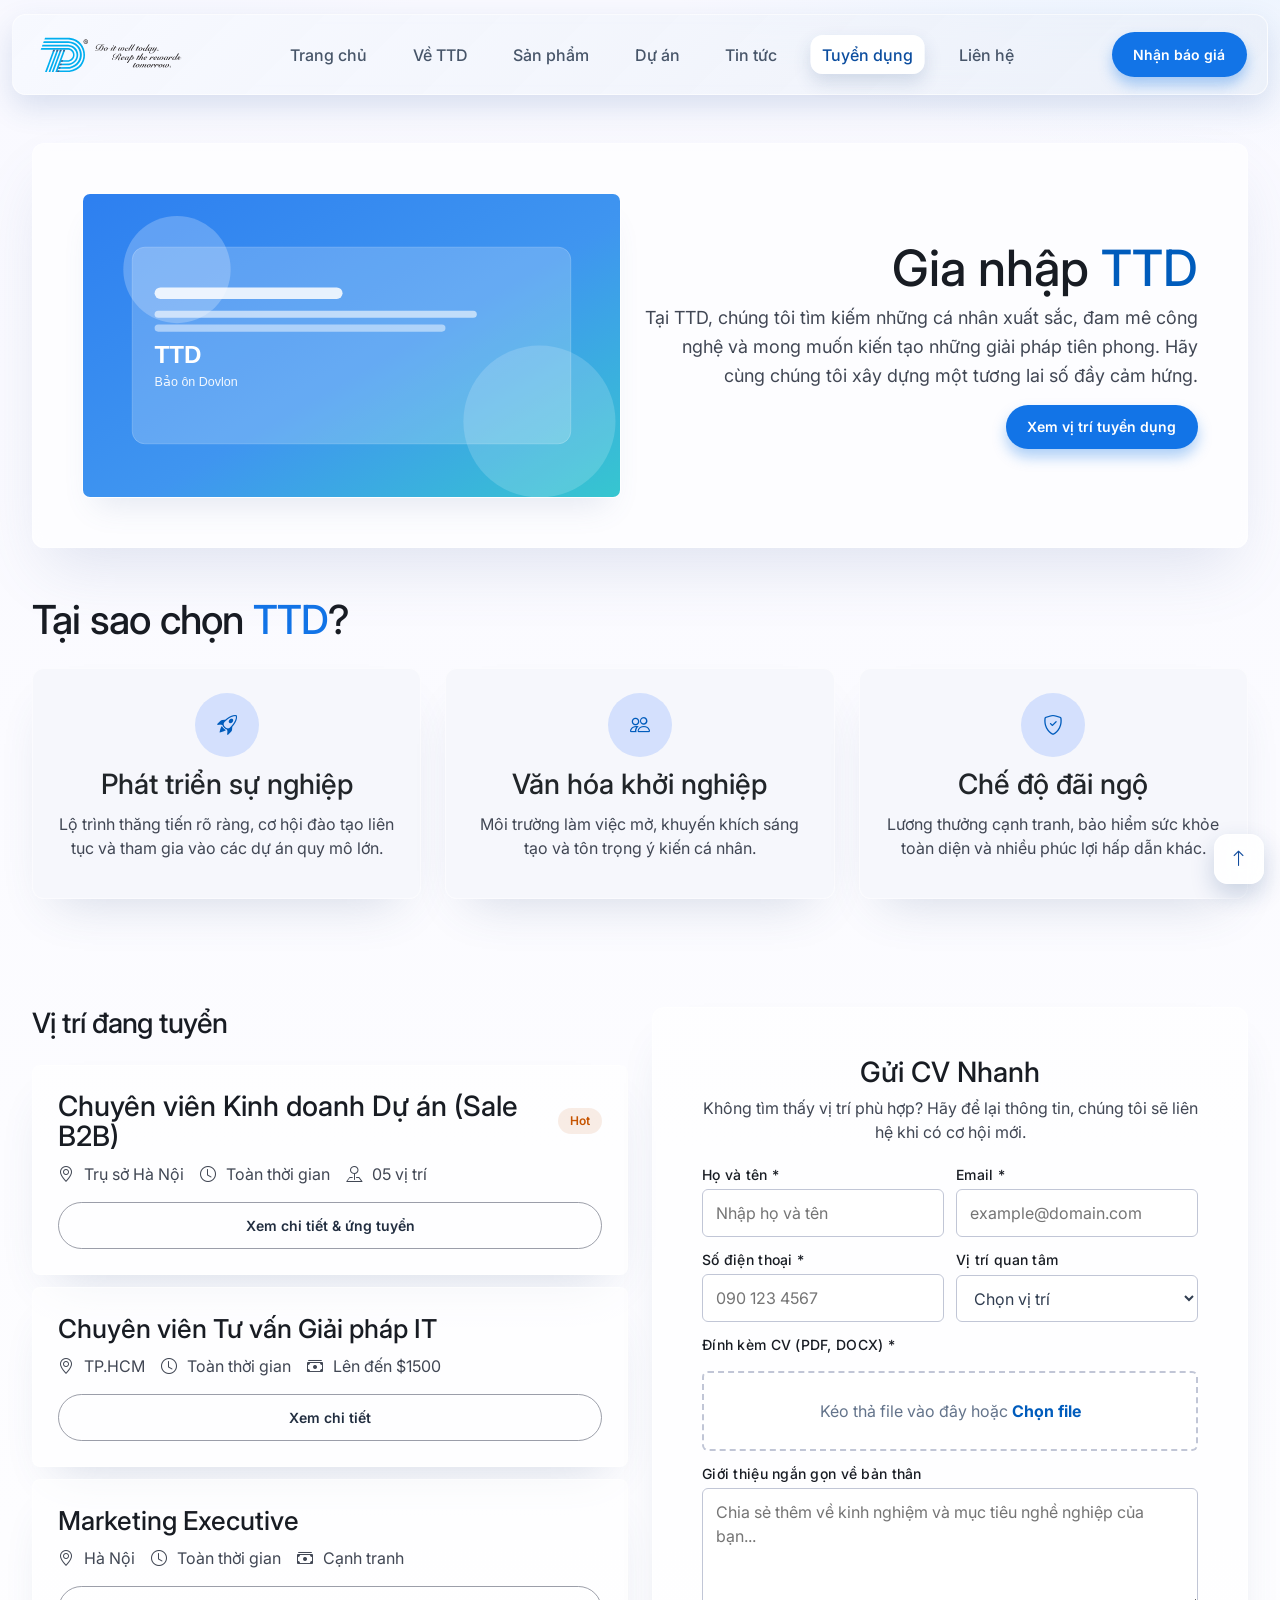
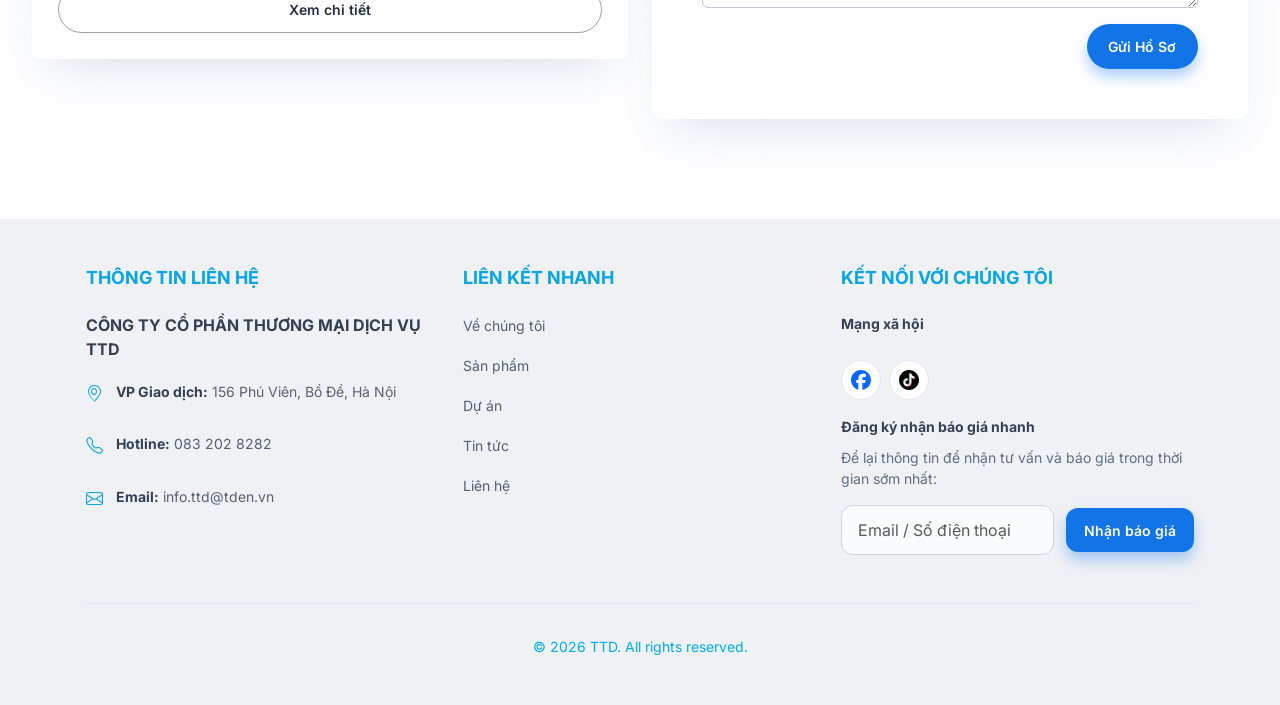
<file: careers.html>
<!doctype html>
<html lang="vi">
<head>
  <meta charset="utf-8">
  <meta name="viewport" content="width=device-width, initial-scale=1">
  <title>Tuyển dụng - TTD</title>
  <meta name="description" content="Gia nhập TTD: môi trường chuyên nghiệp, đào tạo liên tục, đãi ngộ cạnh tranh và các vị trí đang tuyển dụng.">
  <link rel="preconnect" href="https://fonts.googleapis.com">
  <link rel="preconnect" href="https://fonts.gstatic.com" crossorigin>
  <link href="https://fonts.googleapis.com/css2?family=Inter:wght@400;500;600;700;800;900&display=swap" rel="stylesheet">
  <link href="https://cdn.jsdelivr.net/npm/bootstrap@5.3.7/dist/css/bootstrap.min.css" rel="stylesheet">
  <link href="https://cdn.jsdelivr.net/npm/bootstrap-icons@1.11.3/font/bootstrap-icons.min.css" rel="stylesheet">
  <link rel="stylesheet" href="assets/css/styles.css">
</head>
<body>
  <header class="topbar">
    <div class="container nav-wrap">
      <a class="brand" href="index.html" aria-label="TTD Home">
        <img class="logo-mark" src="assets/img/logo-ttd.svg" alt="Logo TTD Dovlon">
        
      </a>
      <button class="menu-toggle" aria-label="Mở menu">Menu</button>
      <nav class="menu">
        <a href="index.html">Trang chủ</a>
        <a href="about.html">Về TTD</a>
        <a href="products.html">Sản phẩm</a>
        <a href="projects.html">Dự án</a>
        <a href="news.html">Tin tức</a>
        <a class="active" href="careers.html">Tuyển dụng</a>
        <a href="contact.html">Liên hệ</a>
      </nav>
      <a class="btn btn-primary" href="contact.html">Nhận báo giá</a>
    </div>
  </header>

  <main>
    <section style="padding-top:50px;padding-bottom:48px;">
      <div class="container">
        <div class="glass" style="padding:49px;display:grid;grid-template-columns:539px 1fr;gap:24px;align-items:center;border-radius:12px;">
          <div style="border:1px solid rgba(255,255,255,0.5);border-radius:8px;overflow:hidden;box-shadow:var(--shadow-md);">
            <img src="https://www.figma.com/api/mcp/asset/d1415230-bf20-494e-8091-9d9fcde626d5" alt="Đội ngũ TTD" style="width:100%;height:303px;object-fit:cover;">
          </div>
          <div style="text-align:right;">
            <h1 style="margin:0;font-size:50px;line-height:1.05;">Gia nhập <span style="color:#005cbc;">TTD</span></h1>
            <p style="margin:10px 0 0;color:#414754;font-size:18px;line-height:1.6;">Tại TTD, chúng tôi tìm kiếm những cá nhân xuất sắc, đam mê công nghệ và mong muốn kiến tạo những giải pháp tiên phong. Hãy cùng chúng tôi xây dựng một tương lai số đầy cảm hứng.</p>
            <p style="margin:14px 0 0;"><a class="btn btn-primary" href="#jobs">Xem vị trí tuyển dụng</a></p>
          </div>
        </div>
      </div>
    </section>

    <section style="padding-top:0;">
      <div class="container">
        <h2 class="section-title" style="font-size:40px;">Tại sao chọn <span style="color:#1274e7;">TTD</span>?</h2>
        <div class="grid-3" style="margin-top:24px;align-items:stretch;">
          <article class="card center-card" style="min-height:231px;">
            <div class="icon-dot"><i class="bi bi-rocket-takeoff"></i></div>
            <h3 style="font-size:28px;line-height:1.1;">Phát triển sự nghiệp</h3>
            <p>Lộ trình thăng tiến rõ ràng, cơ hội đào tạo liên tục và tham gia vào các dự án quy mô lớn.</p>
          </article>
          <article class="card center-card" style="min-height:231px;">
            <div class="icon-dot"><i class="bi bi-people"></i></div>
            <h3 style="font-size:28px;line-height:1.1;">Văn hóa khởi nghiệp</h3>
            <p>Môi trường làm việc mở, khuyến khích sáng tạo và tôn trọng ý kiến cá nhân.</p>
          </article>
          <article class="card center-card" style="min-height:231px;">
            <div class="icon-dot"><i class="bi bi-shield-check"></i></div>
            <h3 style="font-size:28px;line-height:1.1;">Chế độ đãi ngộ</h3>
            <p>Lương thưởng cạnh tranh, bảo hiểm sức khỏe toàn diện và nhiều phúc lợi hấp dẫn khác.</p>
          </article>
        </div>
      </div>
    </section>

    <section id="jobs" style="padding-top:48px;">
      <div class="container">
        <div class="grid-2" style="align-items:start;">
          <div>
            <h2 class="section-title" style="font-size:28px;">Vị trí đang tuyển</h2>
            <div class="jobs" style="margin-top:24px;">
              <article class="job-card">
                <div class="job-title-row">
                  <h3 style="margin:0;font-size:28px;line-height:1.1;">Chuyên viên Kinh doanh Dự án (Sale B2B)</h3>
                  <span class="job-hot">Hot</span>
                </div>
                <div class="job-meta">
                  <span><i class="bi bi-geo-alt me-1"></i>Trụ sở Hà Nội</span>
                  <span><i class="bi bi-clock me-1"></i>Toàn thời gian</span>
                  <span><i class="bi bi-pin-map me-1"></i>05 vị trí</span>
                </div>
                <a class="btn btn-outline" href="career-sale-b2b.html">Xem chi tiết &amp; ứng tuyển</a>
              </article>

              <article class="job-card">
                <h3 style="margin:0;font-size:26px;line-height:1.2;">Chuyên viên Tư vấn Giải pháp IT</h3>
                <div class="job-meta">
                  <span><i class="bi bi-geo-alt me-1"></i>TP.HCM</span>
                  <span><i class="bi bi-clock me-1"></i>Toàn thời gian</span>
                  <span><i class="bi bi-cash-stack me-1"></i>Lên đến $1500</span>
                </div>
                <a class="btn btn-outline" href="career-sale-b2b.html">Xem chi tiết</a>
              </article>

              <article class="job-card">
                <h3 style="margin:0;font-size:26px;line-height:1.2;">Marketing Executive</h3>
                <div class="job-meta">
                  <span><i class="bi bi-geo-alt me-1"></i>Hà Nội</span>
                  <span><i class="bi bi-clock me-1"></i>Toàn thời gian</span>
                  <span><i class="bi bi-cash-stack me-1"></i>Cạnh tranh</span>
                </div>
                <a class="btn btn-outline" href="career-sale-b2b.html">Xem chi tiết</a>
              </article>
            </div>
          </div>

          <aside class="cv-panel">
            <h3 style="font-size:28px;text-align:center;">Gửi CV Nhanh</h3>
            <p style="text-align:center;">Không tìm thấy vị trí phù hợp? Hãy để lại thông tin, chúng tôi sẽ liên hệ khi có cơ hội mới.</p>

            <form>
              <div class="form-grid-2">
                <div class="form-group"><label>Họ và tên *</label><input type="text" placeholder="Nhập họ và tên"></div>
                <div class="form-group"><label>Email *</label><input type="email" placeholder="example@domain.com"></div>
                <div class="form-group"><label>Số điện thoại *</label><input type="tel" placeholder="090 123 4567"></div>
                <div class="form-group"><label>Vị trí quan tâm</label><select><option>Chọn vị trí</option><option>Sale B2B</option><option>Tư vấn IT</option><option>Marketing</option></select></div>
              </div>

              <div class="form-group" style="margin-top:12px;">
                <label>Đính kèm CV (PDF, DOCX) *</label>
                <div class="upload-box">Kéo thả file vào đây hoặc <strong>Chọn file</strong></div>
              </div>

              <div class="form-group" style="margin-top:12px;">
                <label>Giới thiệu ngắn gọn về bản thân</label>
                <textarea placeholder="Chia sẻ thêm về kinh nghiệm và mục tiêu nghề nghiệp của bạn..."></textarea>
              </div>

              <div class="form-submit"><button class="btn btn-primary" type="button">Gửi Hồ Sơ</button></div>
            </form>
          </aside>
        </div>
      </div>
    </section>
  </main>

  <footer class="site-footer py-5">
    <div class="container-xl px-4 px-lg-3">
      <div class="row gy-4 gy-lg-0">
        <div class="col-lg-4">
          <h4>THÔNG TIN LIÊN HỆ</h4>
          <p class="company">CÔNG TY CỔ PHẦN THƯƠNG MẠI DỊCH VỤ TTD</p>
          <ul class="contact-list list-unstyled mb-0">
            <li><i class="bi bi-geo-alt"></i><span><strong>VP Giao dịch:</strong> 156 Phú Viên, Bồ Đề, Hà Nội</span></li>
            <li><i class="bi bi-telephone"></i><span><strong>Hotline:</strong> 083 202 8282</span></li>
            <li><i class="bi bi-envelope"></i><span><strong>Email:</strong> info.ttd@tden.vn</span></li>
          </ul>
        </div>
        <div class="col-lg-4">
          <h4>LIÊN KẾT NHANH</h4>
          <ul class="quick-links list-unstyled mb-0">
            <li><a href="about.html">Về chúng tôi</a></li>
            <li><a href="products.html">Sản phẩm</a></li>
            <li><a href="projects.html">Dự án</a></li>
            <li><a href="news.html">Tin tức</a></li>
            <li><a href="contact.html">Liên hệ</a></li>
          </ul>
        </div>
        <div class="col-lg-4">
          <h4>KẾT NỐI VỚI CHÚNG TÔI</h4>
          <p class="social-title">Mạng xã hội</p>
          <div class="social-links">
            <a class="social-chip" href="https://www.facebook.com/ttddovlon" target="_blank" rel="noopener" aria-label="Facebook">
              <img src="assets/img/facebook_icon.svg" alt="Facebook">
            </a>
            <a class="social-chip" href="#" aria-label="TikTok">
              <img src="assets/img/TikTok_Icon_Black_Circle.svg" alt="TikTok">
            </a>
          </div>
          <p class="subscribe-title">Đăng ký nhận báo giá nhanh</p>
          <p class="subscribe-copy">Để lại thông tin để nhận tư vấn và báo giá trong thời gian sớm nhất:</p>
          <form class="quick-quote" action="#" method="post">
            <label for="quickQuote" class="visually-hidden">Email hoặc số điện thoại</label>
            <input id="quickQuote" type="text" class="form-control" placeholder="Email / Số điện thoại">
            <button class="btn btn-primary" type="submit">Nhận báo giá</button>
          </form>
        </div>
      </div>
      <p class="copyright mb-0">© 2026 TTD. All rights reserved.</p>
    </div>
  </footer>

  <script src="assets/js/main.js"></script>
  <script src="https://cdn.jsdelivr.net/npm/bootstrap@5.3.7/dist/js/bootstrap.bundle.min.js"></script>
</body>
</html>
</file>
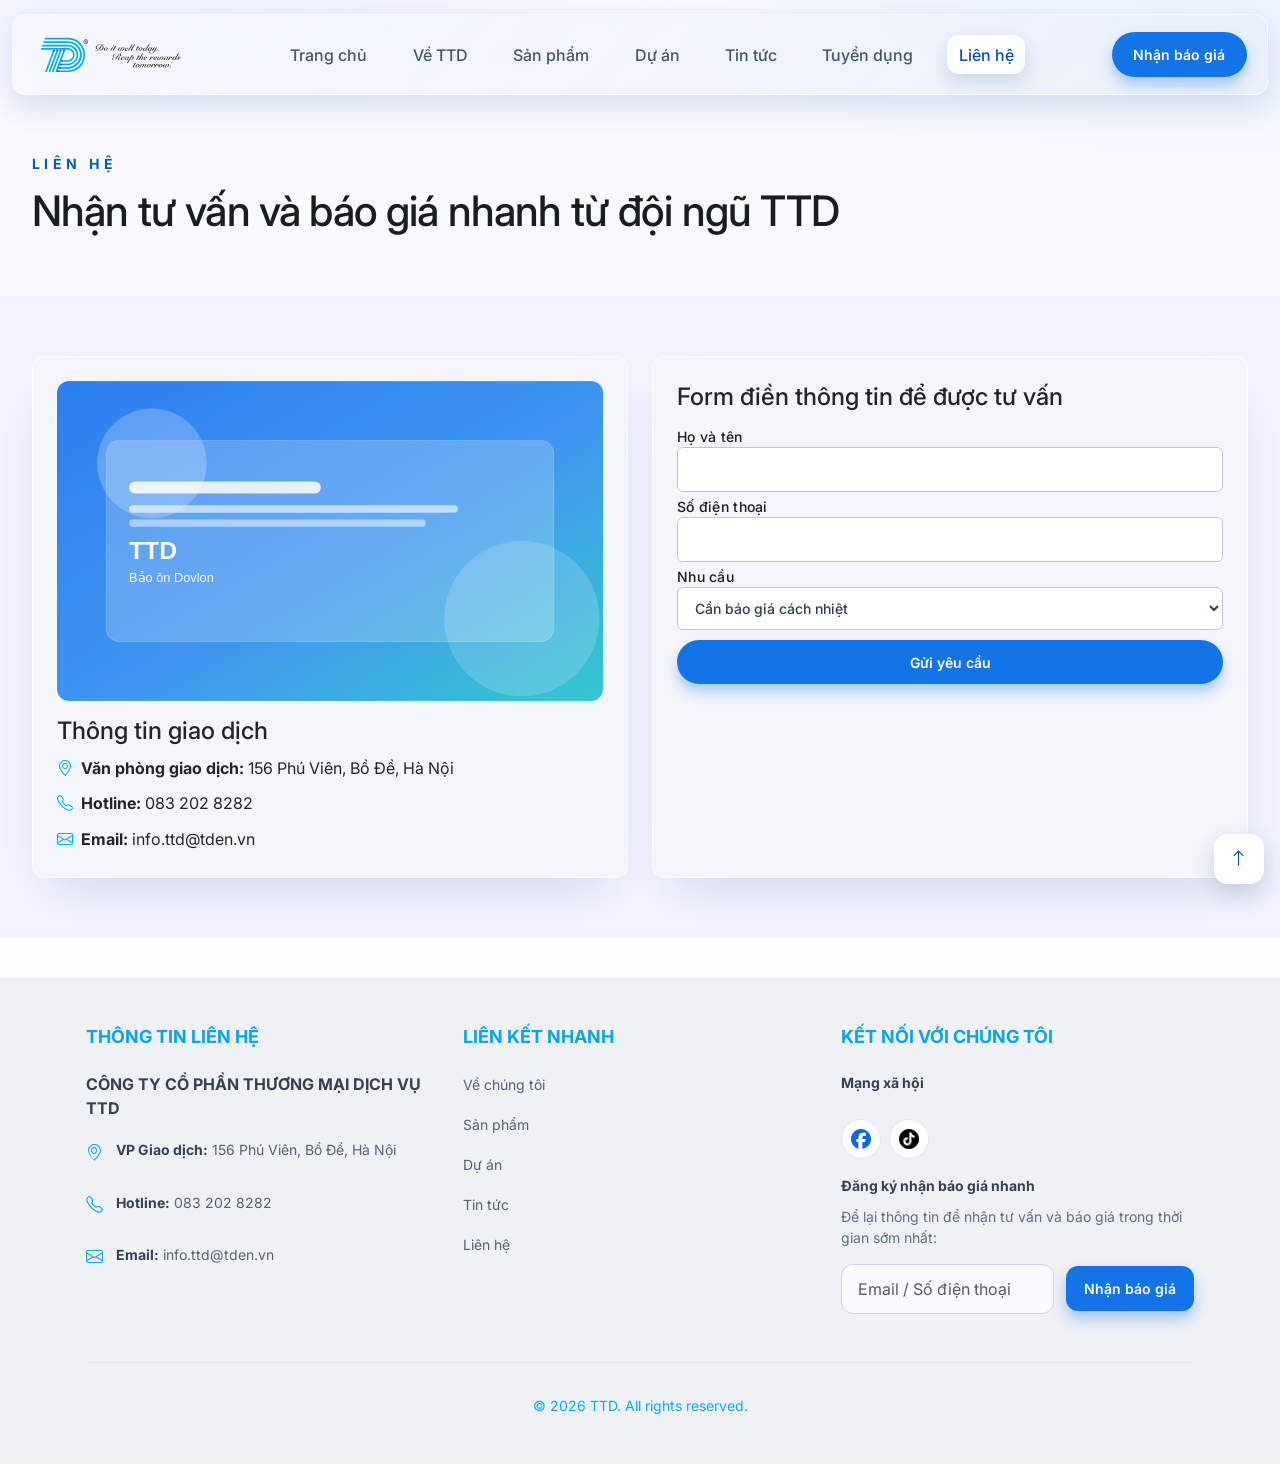
<file: contact.html>
<!doctype html>
<html lang="vi">
<head>
  <meta charset="utf-8">
  <meta name="viewport" content="width=device-width, initial-scale=1">
  <title>Liên hệ - TTD</title>
  <meta name="description" content="Liên hệ TTD để nhận tư vấn và báo giá bảo ôn Dovlon cho công trình dân dụng và công nghiệp.">
  <link rel="preconnect" href="https://fonts.googleapis.com">
  <link rel="preconnect" href="https://fonts.gstatic.com" crossorigin>
  <link href="https://fonts.googleapis.com/css2?family=Inter:wght@400;500;600;700;800;900&display=swap" rel="stylesheet">
  <link href="https://cdn.jsdelivr.net/npm/bootstrap@5.3.7/dist/css/bootstrap.min.css" rel="stylesheet">
  <link href="https://cdn.jsdelivr.net/npm/bootstrap-icons@1.11.3/font/bootstrap-icons.min.css" rel="stylesheet">
  <link rel="stylesheet" href="assets/css/styles.css">
</head>
<body>
  <header class="topbar"><div class="container nav-wrap"><a class="brand" href="index.html" aria-label="TTD Home"><img class="logo-mark" src="assets/img/logo-ttd.svg" alt="Logo TTD Dovlon"></a><button class="menu-toggle" aria-label="Mở menu">Menu</button><nav class="menu"><a href="index.html">Trang chủ</a><a href="about.html">Về TTD</a><a href="products.html">Sản phẩm</a><a href="projects.html">Dự án</a><a href="news.html">Tin tức</a><a href="careers.html">Tuyển dụng</a><a class="active" href="contact.html">Liên hệ</a></nav><a class="btn btn-primary" href="contact.html">Nhận báo giá</a></div></header>
  <main>
    <section><div class="container"><p class="section-kicker">Liên hệ</p><h1 class="section-title">Nhận tư vấn và báo giá nhanh từ đội ngũ TTD</h1></div></section>
    <section class="section-soft"><div class="container"><div class="grid-2"><article class="card"><img src="https://images.unsplash.com/photo-1526772662000-3f88f10405ff?auto=format&fit=crop&w=1200&q=80" alt="Văn phòng TTD" style="width:100%;height:320px;object-fit:cover;border-radius:12px;"><h3 style="margin-top:14px;font-size:24px;">Thông tin giao dịch</h3><ul class="contact-list" style="margin-top:8px;"><li><i class="bi bi-geo-alt icon"></i><div><strong>Văn phòng giao dịch:</strong> 156 Phú Viên, Bồ Đề, Hà Nội</div></li><li><i class="bi bi-telephone icon"></i><div><strong>Hotline:</strong> 083 202 8282</div></li><li><i class="bi bi-envelope icon"></i><div><strong>Email:</strong> info.ttd@tden.vn</div></li></ul></article><article class="card"><h3 style="font-size:24px;">Form điền thông tin để được tư vấn</h3><form class="form-group" style="margin-top:12px;"><label>Họ và tên<input type="text"></label><label>Số điện thoại<input type="tel"></label><label>Nhu cầu<select><option>Cần báo giá cách nhiệt</option><option>Cần báo giá tiêu âm</option><option>Vật tư phụ trợ</option></select></label><button class="btn btn-primary" type="button" style="margin-top:6px;">Gửi yêu cầu</button></form></article></div></div></section>
  </main>
  <footer class="site-footer py-5">
    <div class="container-xl px-4 px-lg-3">
      <div class="row gy-4 gy-lg-0">
        <div class="col-lg-4">
          <h4>THÔNG TIN LIÊN HỆ</h4>
          <p class="company">CÔNG TY CỔ PHẦN THƯƠNG MẠI DỊCH VỤ TTD</p>
          <ul class="contact-list list-unstyled mb-0">
            <li><i class="bi bi-geo-alt"></i><span><strong>VP Giao dịch:</strong> 156 Phú Viên, Bồ Đề, Hà Nội</span></li>
            <li><i class="bi bi-telephone"></i><span><strong>Hotline:</strong> 083 202 8282</span></li>
            <li><i class="bi bi-envelope"></i><span><strong>Email:</strong> info.ttd@tden.vn</span></li>
          </ul>
        </div>
        <div class="col-lg-4">
          <h4>LIÊN KẾT NHANH</h4>
          <ul class="quick-links list-unstyled mb-0">
            <li><a href="about.html">Về chúng tôi</a></li>
            <li><a href="products.html">Sản phẩm</a></li>
            <li><a href="projects.html">Dự án</a></li>
            <li><a href="news.html">Tin tức</a></li>
            <li><a href="contact.html">Liên hệ</a></li>
          </ul>
        </div>
        <div class="col-lg-4">
          <h4>KẾT NỐI VỚI CHÚNG TÔI</h4>
          <p class="social-title">Mạng xã hội</p>
          <div class="social-links">
            <a class="social-chip" href="https://www.facebook.com/ttddovlon" target="_blank" rel="noopener" aria-label="Facebook">
              <img src="assets/img/facebook_icon.svg" alt="Facebook">
            </a>
            <a class="social-chip" href="#" aria-label="TikTok">
              <img src="assets/img/TikTok_Icon_Black_Circle.svg" alt="TikTok">
            </a>
          </div>
          <p class="subscribe-title">Đăng ký nhận báo giá nhanh</p>
          <p class="subscribe-copy">Để lại thông tin để nhận tư vấn và báo giá trong thời gian sớm nhất:</p>
          <form class="quick-quote" action="#" method="post">
            <label for="quickQuote" class="visually-hidden">Email hoặc số điện thoại</label>
            <input id="quickQuote" type="text" class="form-control" placeholder="Email / Số điện thoại">
            <button class="btn btn-primary" type="submit">Nhận báo giá</button>
          </form>
        </div>
      </div>
      <p class="copyright mb-0">© 2026 TTD. All rights reserved.</p>
    </div>
  </footer>
  <script src="assets/js/main.js"></script>
  <script src="https://cdn.jsdelivr.net/npm/bootstrap@5.3.7/dist/js/bootstrap.bundle.min.js"></script>
</body>
</html>
</file>
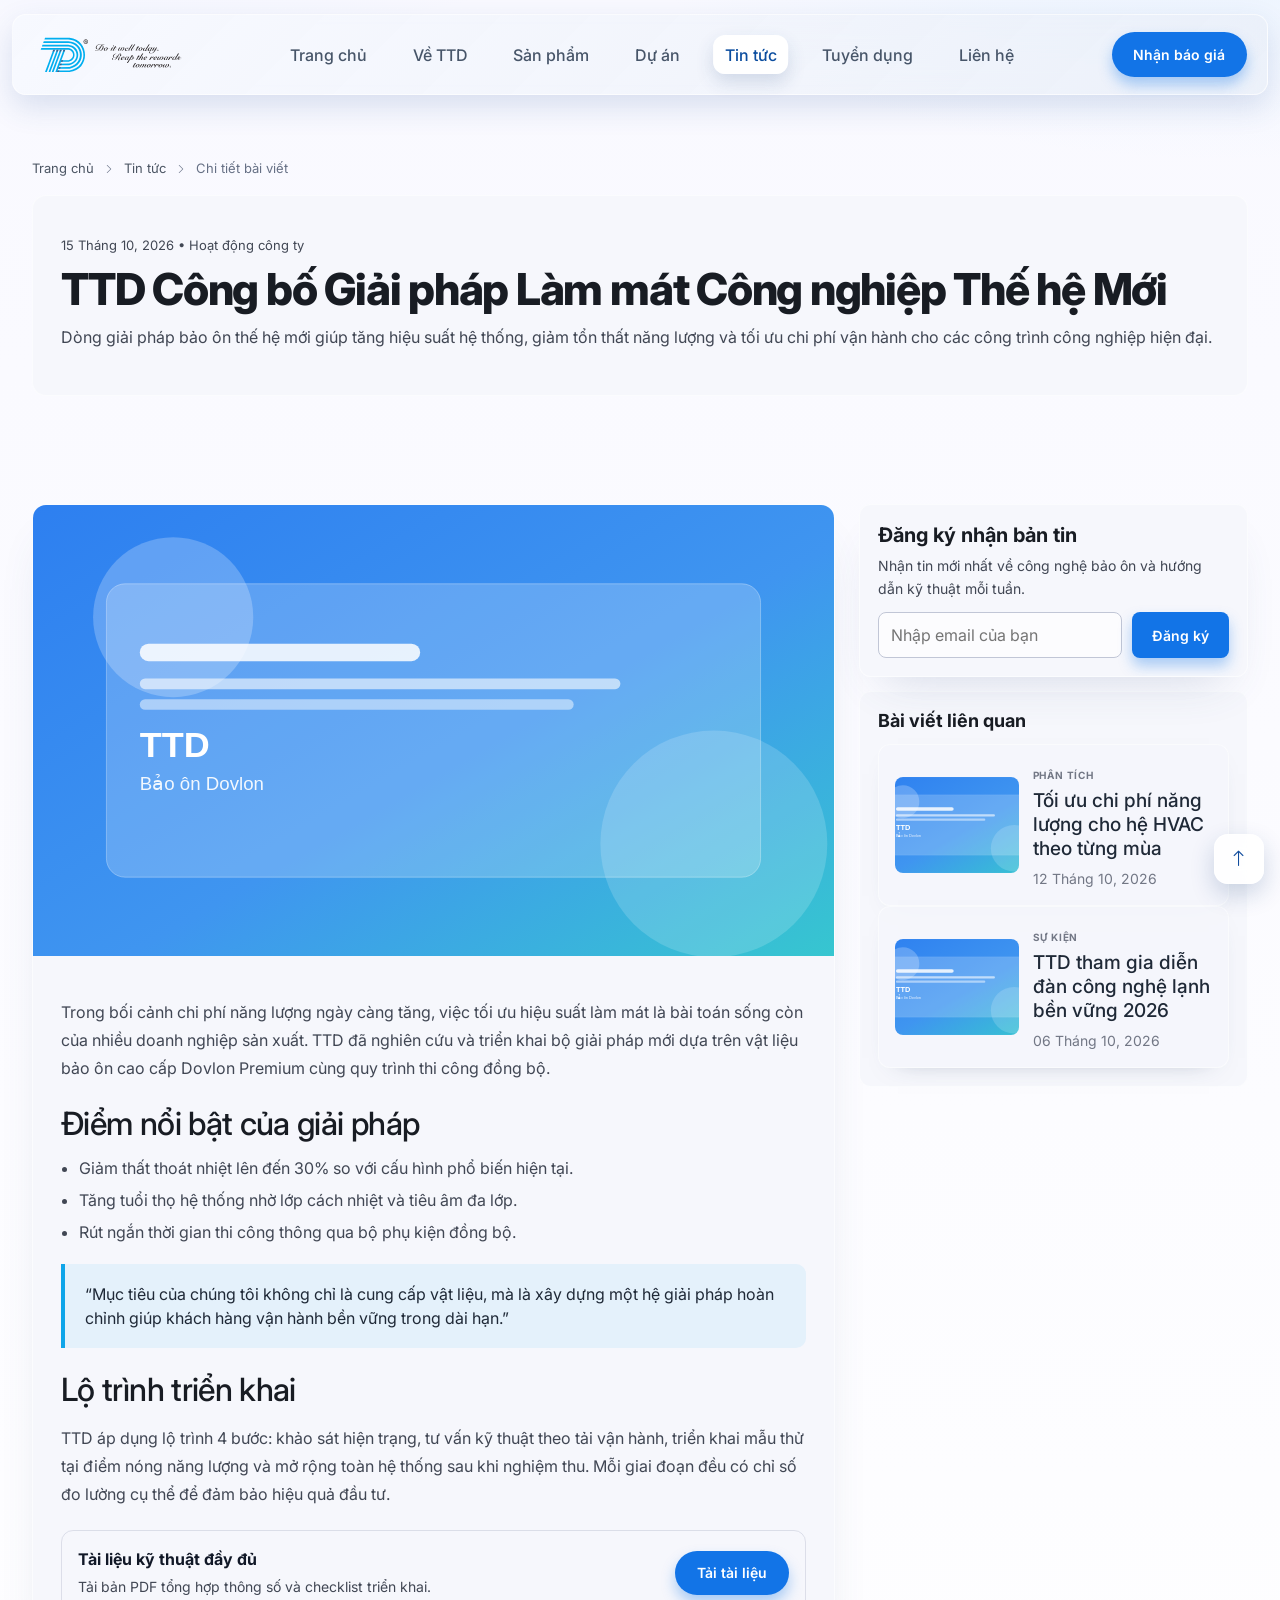
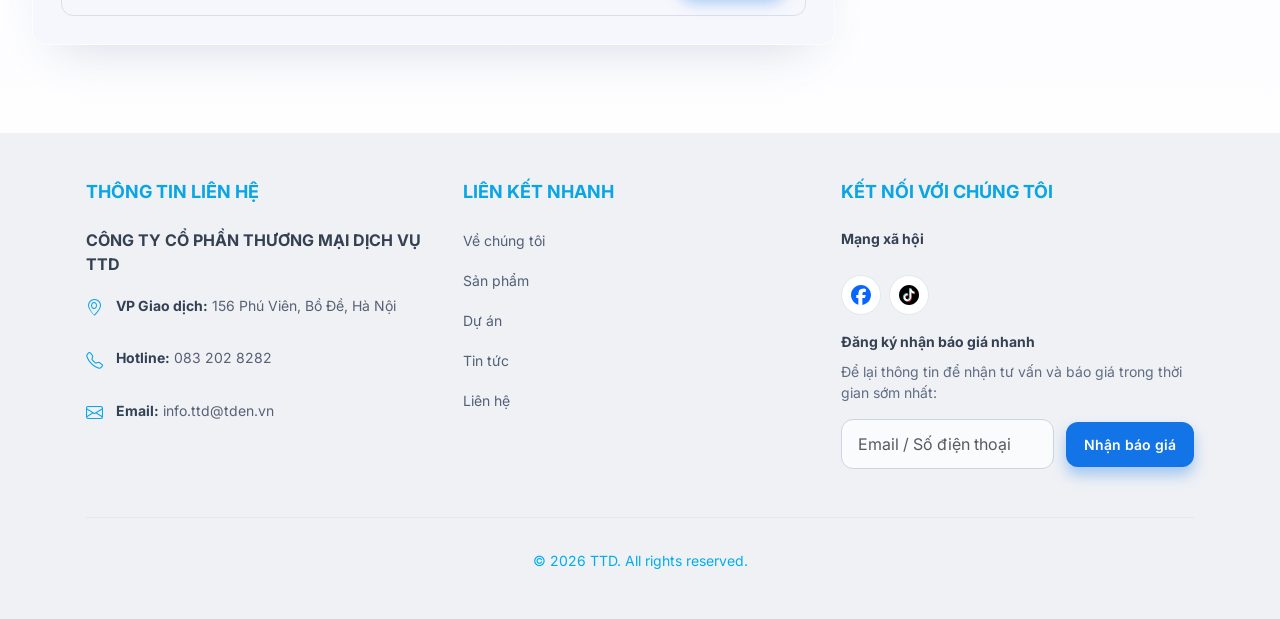
<file: news-detail.html>
<!doctype html>
<html lang="vi">
<head>
  <meta charset="utf-8">
  <meta name="viewport" content="width=device-width, initial-scale=1">
  <title>Chi tiết tin tức - TTD</title>
  <meta name="description" content="Chi tiết bài viết kỹ thuật và hoạt động nổi bật từ TTD.">
  <link rel="preconnect" href="https://fonts.googleapis.com">
  <link rel="preconnect" href="https://fonts.gstatic.com" crossorigin>
  <link href="https://fonts.googleapis.com/css2?family=Inter:wght@400;500;600;700;800;900&display=swap" rel="stylesheet">
  <link href="https://cdn.jsdelivr.net/npm/bootstrap@5.3.7/dist/css/bootstrap.min.css" rel="stylesheet">
  <link href="https://cdn.jsdelivr.net/npm/bootstrap-icons@1.11.3/font/bootstrap-icons.min.css" rel="stylesheet">
  <link rel="stylesheet" href="assets/css/styles.css">
</head>
<body class="news-page">
  <header class="topbar">
    <div class="container nav-wrap">
      <a class="brand" href="index.html" aria-label="TTD Home">
        <img class="logo-mark" src="assets/img/logo-ttd.svg" alt="Logo TTD">
      </a>
      <button class="menu-toggle" aria-label="Mở menu">Menu</button>
      <nav class="menu">
        <a href="index.html">Trang chủ</a>
        <a href="about.html">Về TTD</a>
        <a href="products.html">Sản phẩm</a>
        <a href="projects.html">Dự án</a>
        <a class="active" href="news.html">Tin tức</a>
        <a href="careers.html">Tuyển dụng</a>
        <a href="contact.html">Liên hệ</a>
      </nav>
      <a class="btn btn-primary" href="contact.html">Nhận báo giá</a>
    </div>
  </header>

  <main class="news-main">
    <section class="py-5">
      <div class="container">
        <nav class="news-breadcrumb mb-3" aria-label="breadcrumb">
          <a href="index.html">Trang chủ</a>
          <i class="bi bi-chevron-right"></i>
          <a href="news.html">Tin tức</a>
          <i class="bi bi-chevron-right"></i>
          <span>Chi tiết bài viết</span>
        </nav>

        <div class="news-detail-hero has-hover-glow">
          <p class="news-date mb-2">15 Tháng 10, 2026 • Hoạt động công ty</p>
          <h1>TTD Công bố Giải pháp Làm mát Công nghiệp Thế hệ Mới</h1>
          <p>Dòng giải pháp bảo ôn thế hệ mới giúp tăng hiệu suất hệ thống, giảm tổn thất năng lượng và tối ưu chi phí vận hành cho các công trình công nghiệp hiện đại.</p>
        </div>
      </div>
    </section>

    <section class="pb-5">
      <div class="container">
        <div class="row g-4">
          <div class="col-xl-8">
            <article class="news-detail-card has-hover-glow">
              <img class="news-detail-cover" src="https://images.unsplash.com/photo-1581093450021-4a7360e9a7f9?auto=format&fit=crop&w=1400&q=80" alt="Giải pháp làm mát công nghiệp">
              <div class="news-detail-content">
                <p>Trong bối cảnh chi phí năng lượng ngày càng tăng, việc tối ưu hiệu suất làm mát là bài toán sống còn của nhiều doanh nghiệp sản xuất. TTD đã nghiên cứu và triển khai bộ giải pháp mới dựa trên vật liệu bảo ôn cao cấp Dovlon Premium cùng quy trình thi công đồng bộ.</p>
                <h2>Điểm nổi bật của giải pháp</h2>
                <ul>
                  <li>Giảm thất thoát nhiệt lên đến 30% so với cấu hình phổ biến hiện tại.</li>
                  <li>Tăng tuổi thọ hệ thống nhờ lớp cách nhiệt và tiêu âm đa lớp.</li>
                  <li>Rút ngắn thời gian thi công thông qua bộ phụ kiện đồng bộ.</li>
                </ul>
                <blockquote>
                  “Mục tiêu của chúng tôi không chỉ là cung cấp vật liệu, mà là xây dựng một hệ giải pháp hoàn chỉnh giúp khách hàng vận hành bền vững trong dài hạn.”
                </blockquote>
                <h2>Lộ trình triển khai</h2>
                <p>TTD áp dụng lộ trình 4 bước: khảo sát hiện trạng, tư vấn kỹ thuật theo tải vận hành, triển khai mẫu thử tại điểm nóng năng lượng và mở rộng toàn hệ thống sau khi nghiệm thu. Mỗi giai đoạn đều có chỉ số đo lường cụ thể để đảm bảo hiệu quả đầu tư.</p>
                <div class="news-detail-download">
                  <div>
                    <strong>Tài liệu kỹ thuật đầy đủ</strong>
                    <p>Tải bản PDF tổng hợp thông số và checklist triển khai.</p>
                  </div>
                  <a href="#" class="btn btn-primary">Tải tài liệu</a>
                </div>
              </div>
            </article>
          </div>

          <div class="col-xl-4">
            <aside class="news-detail-sidebar">
              <div class="news-mini-subscribe has-hover-glow">
                <h3>Đăng ký nhận bản tin</h3>
                <p>Nhận tin mới nhất về công nghệ bảo ôn và hướng dẫn kỹ thuật mỗi tuần.</p>
                <form class="news-inline-form" action="#">
                  <input type="email" placeholder="Nhập email của bạn" aria-label="Nhập email của bạn">
                  <button type="submit" class="btn btn-primary">Đăng ký</button>
                </form>
              </div>

              <div class="news-related-stack">
                <h3>Bài viết liên quan</h3>
                <a class="news-related-item has-hover-glow" href="news-detail.html">
                  <img src="https://images.unsplash.com/photo-1454165804606-c3d57bc86b40?auto=format&fit=crop&w=360&q=80" alt="Bài viết liên quan 1">
                  <div>
                    <small>Phân tích</small>
                    <h3>Tối ưu chi phí năng lượng cho hệ HVAC theo từng mùa</h3>
                    <p>12 Tháng 10, 2026</p>
                  </div>
                </a>
                <a class="news-related-item has-hover-glow" href="news-detail.html">
                  <img src="https://images.unsplash.com/photo-1520607162513-77705c0f0d4a?auto=format&fit=crop&w=360&q=80" alt="Bài viết liên quan 2">
                  <div>
                    <small>Sự kiện</small>
                    <h3>TTD tham gia diễn đàn công nghệ lạnh bền vững 2026</h3>
                    <p>06 Tháng 10, 2026</p>
                  </div>
                </a>
              </div>
            </aside>
          </div>
        </div>
      </div>
    </section>
  </main>

  <footer class="site-footer py-5">
    <div class="container-xl px-4 px-lg-3">
      <div class="row gy-4 gy-lg-0">
        <div class="col-lg-4">
          <h4>THÔNG TIN LIÊN HỆ</h4>
          <p class="company">CÔNG TY CỔ PHẦN THƯƠNG MẠI DỊCH VỤ TTD</p>
          <ul class="contact-list list-unstyled mb-0">
            <li><i class="bi bi-geo-alt"></i><span><strong>VP Giao dịch:</strong> 156 Phú Viên, Bồ Đề, Hà Nội</span></li>
            <li><i class="bi bi-telephone"></i><span><strong>Hotline:</strong> 083 202 8282</span></li>
            <li><i class="bi bi-envelope"></i><span><strong>Email:</strong> info.ttd@tden.vn</span></li>
          </ul>
        </div>
        <div class="col-lg-4">
          <h4>LIÊN KẾT NHANH</h4>
          <ul class="quick-links list-unstyled mb-0">
            <li><a href="about.html">Về chúng tôi</a></li>
            <li><a href="products.html">Sản phẩm</a></li>
            <li><a href="projects.html">Dự án</a></li>
            <li><a href="news.html">Tin tức</a></li>
            <li><a href="contact.html">Liên hệ</a></li>
          </ul>
        </div>
        <div class="col-lg-4">
          <h4>KẾT NỐI VỚI CHÚNG TÔI</h4>
          <p class="social-title">Mạng xã hội</p>
          <div class="social-links">
            <a class="social-chip" href="https://www.facebook.com/ttddovlon" target="_blank" rel="noopener" aria-label="Facebook">
              <img src="assets/img/facebook_icon.svg" alt="Facebook">
            </a>
            <a class="social-chip" href="#" aria-label="TikTok">
              <img src="assets/img/TikTok_Icon_Black_Circle.svg" alt="TikTok">
            </a>
          </div>
          <p class="subscribe-title">Đăng ký nhận báo giá nhanh</p>
          <p class="subscribe-copy">Để lại thông tin để nhận tư vấn và báo giá trong thời gian sớm nhất:</p>
          <form class="quick-quote" action="#" method="post">
            <label for="quickQuote" class="visually-hidden">Email hoặc số điện thoại</label>
            <input id="quickQuote" type="text" class="form-control" placeholder="Email / Số điện thoại">
            <button class="btn btn-primary" type="submit">Nhận báo giá</button>
          </form>
        </div>
      </div>
      <p class="copyright mb-0">© 2026 TTD. All rights reserved.</p>
    </div>
  </footer>

  <script src="assets/js/main.js"></script>
  <script src="https://cdn.jsdelivr.net/npm/bootstrap@5.3.7/dist/js/bootstrap.bundle.min.js"></script>
</body>
</html>
</file>
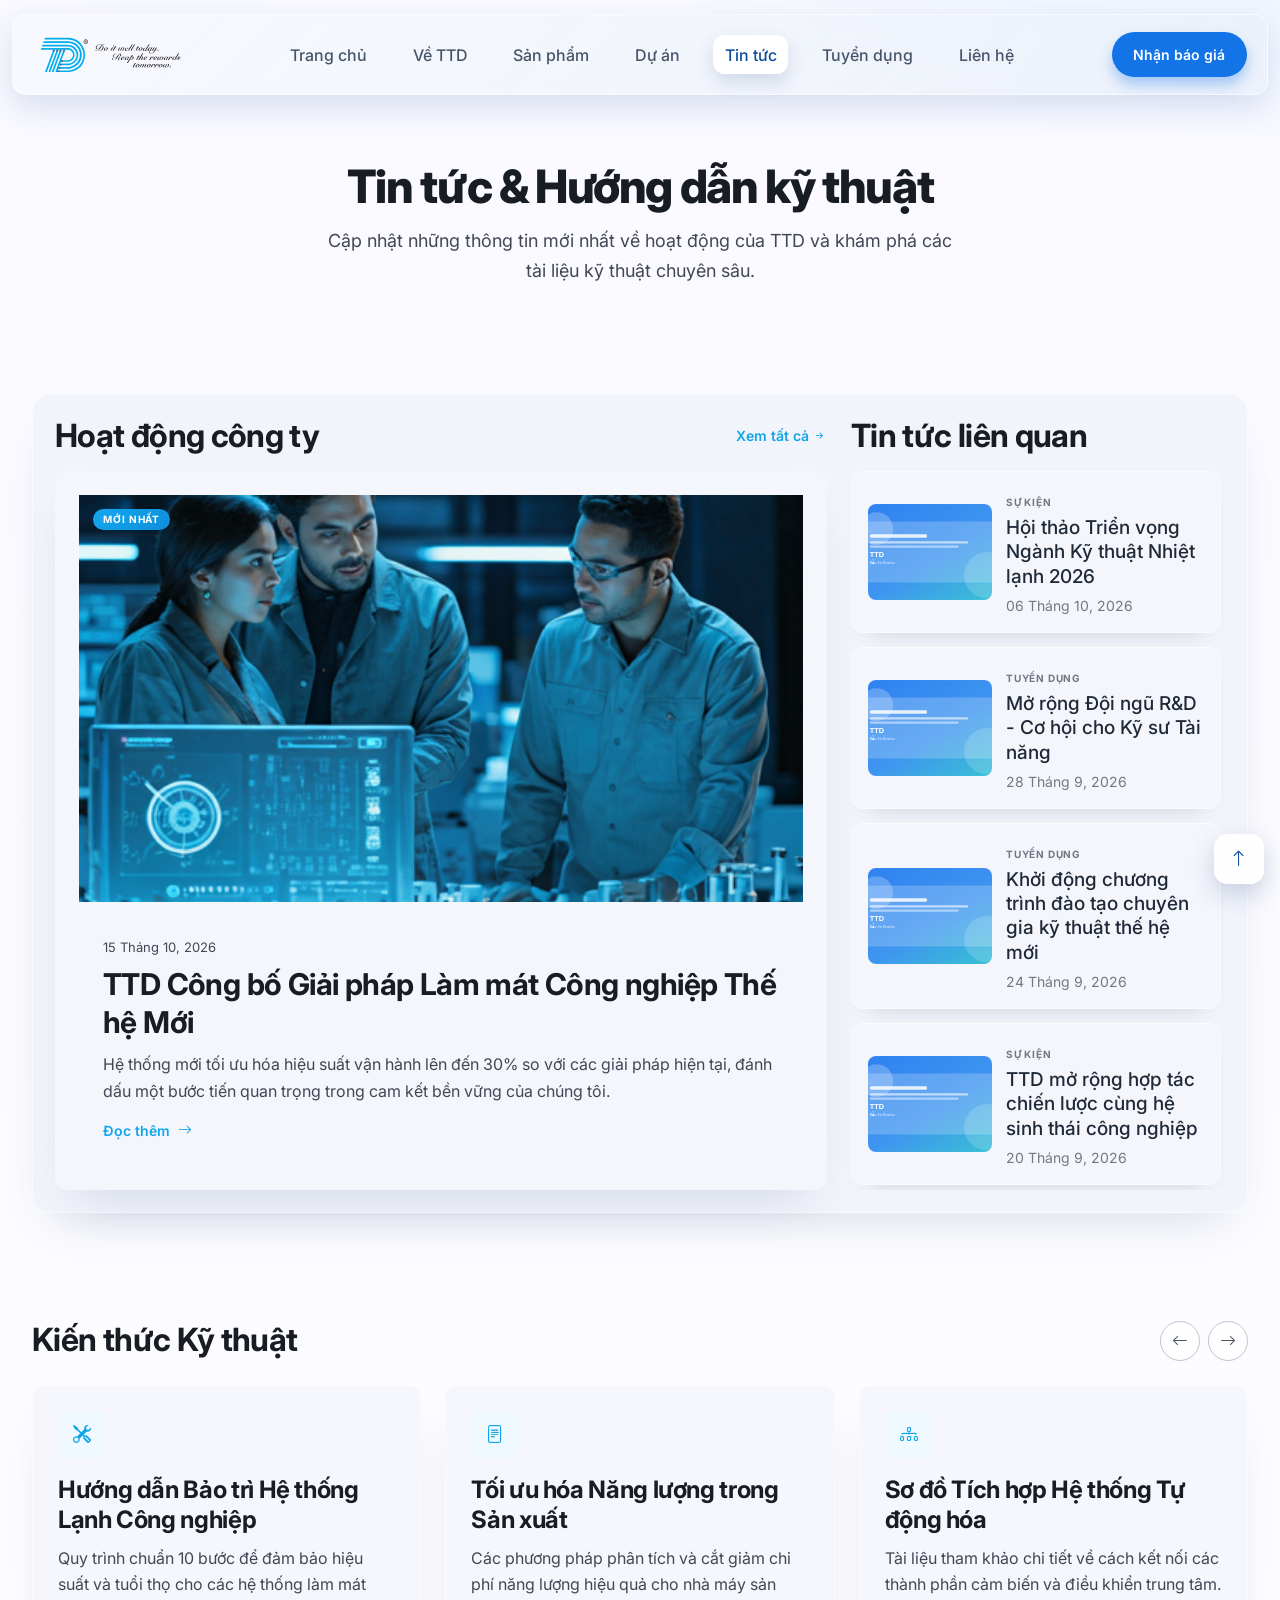
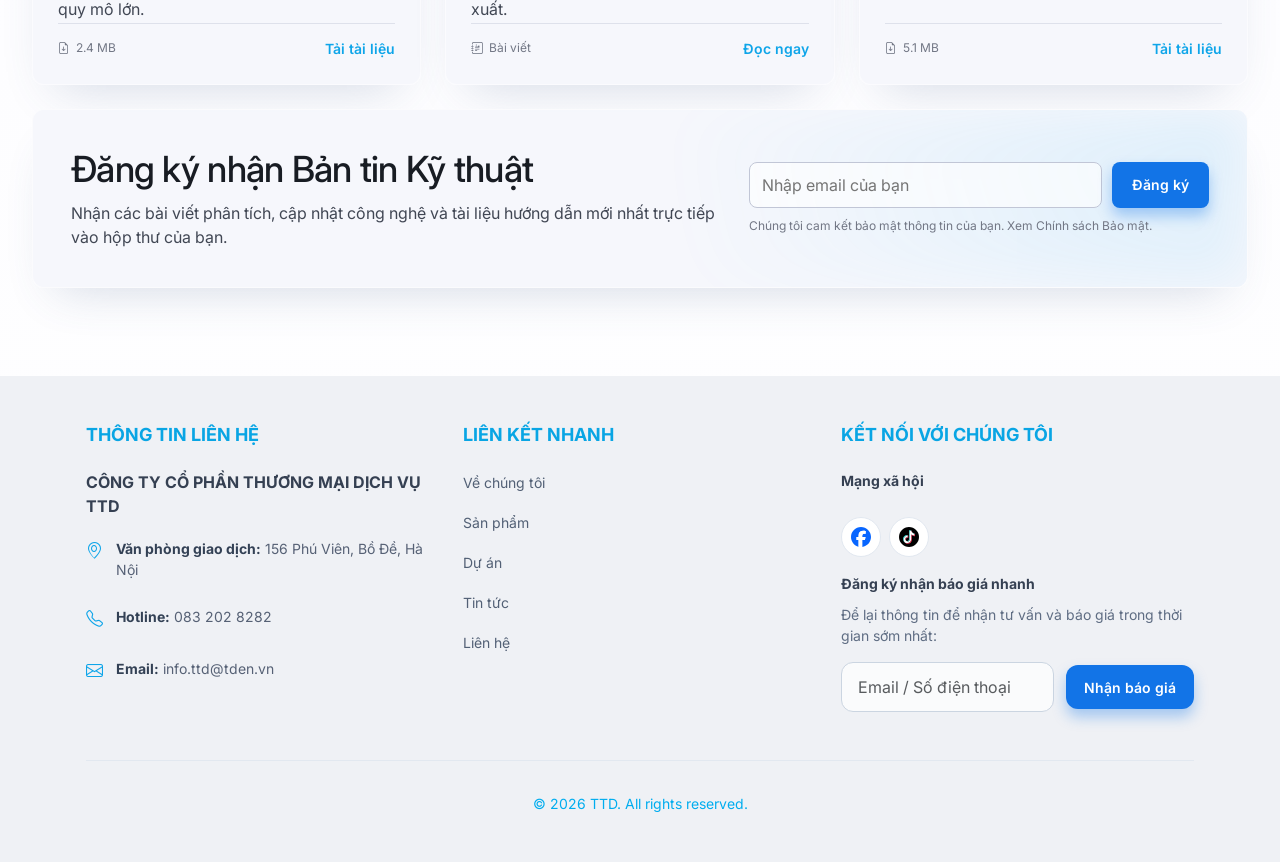
<file: news.html>
<!doctype html>
<html lang="vi">
<head>
  <meta charset="utf-8">
  <meta name="viewport" content="width=device-width, initial-scale=1">
  <title>Tin tức - TTD</title>
  <meta name="description" content="Tin tức hoạt động, kiến thức và tài liệu kỹ thuật bảo ôn Dovlon do TTD cập nhật.">
  <link rel="preconnect" href="https://fonts.googleapis.com">
  <link rel="preconnect" href="https://fonts.gstatic.com" crossorigin>
  <link href="https://fonts.googleapis.com/css2?family=Inter:wght@400;500;600;700;800;900&display=swap" rel="stylesheet">
  <link href="https://cdn.jsdelivr.net/npm/bootstrap@5.3.7/dist/css/bootstrap.min.css" rel="stylesheet">
  <link href="https://cdn.jsdelivr.net/npm/bootstrap-icons@1.11.3/font/bootstrap-icons.min.css" rel="stylesheet">
  <link rel="stylesheet" href="assets/css/styles.css">
</head>
<body class="news-page">
  <header class="topbar">
    <div class="container nav-wrap">
      <a class="brand" href="index.html" aria-label="TTD Home">
        <img class="logo-mark" src="assets/img/logo-ttd.svg" alt="Logo TTD Dovlon">
      </a>
      <button class="menu-toggle" aria-label="Mở menu">Menu</button>
      <nav class="menu">
        <a href="index.html">Trang chủ</a>
        <a href="about.html">Về TTD</a>
        <a href="products.html">Sản phẩm</a>
        <a href="projects.html">Dự án</a>
        <a class="active" href="news.html">Tin tức</a>
        <a href="careers.html">Tuyển dụng</a>
        <a href="contact.html">Liên hệ</a>
      </nav>
      <a class="btn btn-primary" href="contact.html">Nhận báo giá</a>
    </div>
  </header>

  <main class="news-main">
    <section class="news-hero py-5">
      <div class="container">
        <div class="news-hero-inner text-center mx-auto">
          <h1>Tin tức &amp; Hướng dẫn kỹ thuật</h1>
          <p>Cập nhật những thông tin mới nhất về hoạt động của TTD và khám phá các tài liệu kỹ thuật chuyên sâu.</p>
        </div>
      </div>
    </section>

    <section class="pb-5">
      <div class="container">
        <div class="news-shell">
          <div class="row g-4 news-main-grid">
            <div class="col-xl-8 news-feature-column">
              <div class="d-flex align-items-center justify-content-between mb-3">
                <h2 class="news-section-title mb-0">Hoạt động công ty</h2>
                <a class="news-section-link" href="projects.html">Xem tất cả <i class="bi bi-arrow-right-short"></i></a>
              </div>

              <article class="news-feature-card card border-0">
                <a class="news-feature-media" href="news-detail.html">
                  <img src="assets/img/tintuc.png" alt="Ảnh tin tức TTD">
                  <span class="news-badge">Mới nhất</span>
                </a>
                <div class="news-feature-body">
                  <p class="news-date mb-2">15 Tháng 10, 2026</p>
                  <h3><a href="news-detail.html">TTD Công bố Giải pháp Làm mát Công nghiệp Thế hệ Mới</a></h3>
                  <p class="mb-0">Hệ thống mới tối ưu hóa hiệu suất vận hành lên đến 30% so với các giải pháp hiện tại, đánh dấu một bước tiến quan trọng trong cam kết bền vững của chúng tôi.</p>
                  <a class="news-readmore" href="news-detail.html">Đọc thêm <i class="bi bi-arrow-right"></i></a>
                </div>
              </article>
            </div>

            <div class="col-xl-4 news-related-column">
              <h2 class="news-section-title mb-3">Tin tức liên quan</h2>
              <div class="news-related-list">
                <a class="news-related-item has-hover-glow" href="news-detail.html">
                  <img src="https://images.unsplash.com/photo-1520607162513-77705c0f0d4a?auto=format&fit=crop&w=360&q=80" alt="Hội thảo kỹ thuật">
                  <div>
                    <small>Sự kiện</small>
                    <h3>Hội thảo Triển vọng Ngành Kỹ thuật Nhiệt lạnh 2026</h3>
                    <p>06 Tháng 10, 2026</p>
                  </div>
                </a>

                <a class="news-related-item has-hover-glow" href="news-detail.html">
                  <img src="https://images.unsplash.com/photo-1454165804606-c3d57bc86b40?auto=format&fit=crop&w=360&q=80" alt="Tuyển dụng kỹ sư">
                  <div>
                    <small>Tuyển dụng</small>
                    <h3>Mở rộng Đội ngũ R&amp;D - Cơ hội cho Kỹ sư Tài năng</h3>
                    <p>28 Tháng 9, 2026</p>
                  </div>
                </a>

                <a class="news-related-item has-hover-glow" href="news-detail.html">
                  <img src="https://images.unsplash.com/photo-1454165804606-c3d57bc86b40?auto=format&fit=crop&w=360&q=80" alt="Đào tạo nội bộ">
                  <div>
                    <small>Tuyển dụng</small>
                    <h3>Khởi động chương trình đào tạo chuyên gia kỹ thuật thế hệ mới</h3>
                    <p>24 Tháng 9, 2026</p>
                  </div>
                </a>

                <a class="news-related-item has-hover-glow" href="news-detail.html">
                  <img src="https://images.unsplash.com/photo-1521791136064-7986c2920216?auto=format&fit=crop&w=360&q=80" alt="Mở rộng hợp tác">
                  <div>
                    <small>Sự kiện</small>
                    <h3>TTD mở rộng hợp tác chiến lược cùng hệ sinh thái công nghiệp</h3>
                    <p>20 Tháng 9, 2026</p>
                  </div>
                </a>
              </div>
            </div>
          </div>
        </div>
      </div>
    </section>

    <section class="pb-5">
      <div class="container">
        <div class="d-flex align-items-center justify-content-between mb-4">
          <h2 class="news-section-title mb-0">Kiến thức Kỹ thuật</h2>
          <div class="news-arrow-controls">
            <button type="button" aria-label="Tin trước"><i class="bi bi-arrow-left"></i></button>
            <button type="button" aria-label="Tin tiếp"><i class="bi bi-arrow-right"></i></button>
          </div>
        </div>

        <div class="row g-4">
          <div class="col-lg-4">
            <article class="news-guide-card has-hover-glow">
              <span class="news-guide-icon"><i class="bi bi-tools"></i></span>
              <h3>Hướng dẫn Bảo trì Hệ thống Lạnh Công nghiệp</h3>
              <p>Quy trình chuẩn 10 bước để đảm bảo hiệu suất và tuổi thọ cho các hệ thống làm mát quy mô lớn.</p>
              <div class="news-guide-meta">
                <span><i class="bi bi-file-earmark-arrow-down"></i> 2.4 MB</span>
                <a href="news-detail.html">Tải tài liệu</a>
              </div>
            </article>
          </div>
          <div class="col-lg-4">
            <article class="news-guide-card has-hover-glow">
              <span class="news-guide-icon"><i class="bi bi-file-text"></i></span>
              <h3>Tối ưu hóa Năng lượng trong Sản xuất</h3>
              <p>Các phương pháp phân tích và cắt giảm chi phí năng lượng hiệu quả cho nhà máy sản xuất.</p>
              <div class="news-guide-meta">
                <span><i class="bi bi-journal-richtext"></i> Bài viết</span>
                <a href="news-detail.html">Đọc ngay</a>
              </div>
            </article>
          </div>
          <div class="col-lg-4">
            <article class="news-guide-card has-hover-glow">
              <span class="news-guide-icon"><i class="bi bi-diagram-3"></i></span>
              <h3>Sơ đồ Tích hợp Hệ thống Tự động hóa</h3>
              <p>Tài liệu tham khảo chi tiết về cách kết nối các thành phần cảm biến và điều khiển trung tâm.</p>
              <div class="news-guide-meta">
                <span><i class="bi bi-file-earmark-arrow-down"></i> 5.1 MB</span>
                <a href="news-detail.html">Tải tài liệu</a>
              </div>
            </article>
          </div>
        </div>

        <div class="news-newsletter has-hover-glow mt-4">
          <div class="row g-4 align-items-center">
            <div class="col-lg-7">
              <h3>Đăng ký nhận Bản tin Kỹ thuật</h3>
              <p>Nhận các bài viết phân tích, cập nhật công nghệ và tài liệu hướng dẫn mới nhất trực tiếp vào hộp thư của bạn.</p>
            </div>
            <div class="col-lg-5">
              <form class="news-inline-form news-inline-form-wide" action="#">
                <input type="email" placeholder="Nhập email của bạn" aria-label="Nhập email của bạn">
                <button type="submit" class="btn btn-primary">Đăng ký</button>
              </form>
              <small>Chúng tôi cam kết bảo mật thông tin của bạn. Xem Chính sách Bảo mật.</small>
            </div>
          </div>
        </div>
      </div>
    </section>
  </main>

  <footer class="site-footer py-5">
    <div class="container-xl px-4 px-lg-3">
      <div class="row gy-4 gy-lg-0">
        <div class="col-lg-4">
          <h4>THÔNG TIN LIÊN HỆ</h4>
          <p class="company">CÔNG TY CỔ PHẦN THƯƠNG MẠI DỊCH VỤ TTD</p>
          <ul class="contact-list list-unstyled mb-0">
            <li><i class="bi bi-geo-alt"></i><span><strong>Văn phòng giao dịch:</strong> 156 Phú Viên, Bồ Đề, Hà Nội</span></li>
            <li><i class="bi bi-telephone"></i><span><strong>Hotline:</strong> 083 202 8282</span></li>
            <li><i class="bi bi-envelope"></i><span><strong>Email:</strong> info.ttd@tden.vn</span></li>
          </ul>
        </div>
        <div class="col-lg-4">
          <h4>LIÊN KẾT NHANH</h4>
          <ul class="quick-links list-unstyled mb-0">
            <li><a href="about.html">Về chúng tôi</a></li>
            <li><a href="products.html">Sản phẩm</a></li>
            <li><a href="projects.html">Dự án</a></li>
            <li><a href="news.html">Tin tức</a></li>
            <li><a href="contact.html">Liên hệ</a></li>
          </ul>
        </div>
        <div class="col-lg-4">
          <h4>KẾT NỐI VỚI CHÚNG TÔI</h4>
          <p class="social-title">Mạng xã hội</p>
          <div class="social-links">
            <a class="social-chip" href="https://www.facebook.com/ttddovlon" target="_blank" rel="noopener" aria-label="Facebook">
              <img src="assets/img/facebook_icon.svg" alt="Facebook">
            </a>
            <a class="social-chip" href="#" aria-label="TikTok">
              <img src="assets/img/TikTok_Icon_Black_Circle.svg" alt="TikTok">
            </a>
          </div>
          <p class="subscribe-title">Đăng ký nhận báo giá nhanh</p>
          <p class="subscribe-copy">Để lại thông tin để nhận tư vấn và báo giá trong thời gian sớm nhất:</p>
          <form class="quick-quote" action="#" method="post">
            <label for="quickQuote" class="visually-hidden">Email hoặc số điện thoại</label>
            <input id="quickQuote" type="text" class="form-control" placeholder="Email / Số điện thoại">
            <button class="btn btn-primary" type="submit">Nhận báo giá</button>
          </form>
        </div>
      </div>
      <p class="copyright mb-0">© 2026 TTD. All rights reserved.</p>
    </div>
  </footer>

  <script src="assets/js/main.js"></script>
  <script src="https://cdn.jsdelivr.net/npm/bootstrap@5.3.7/dist/js/bootstrap.bundle.min.js"></script>
</body>
</html>
</file>
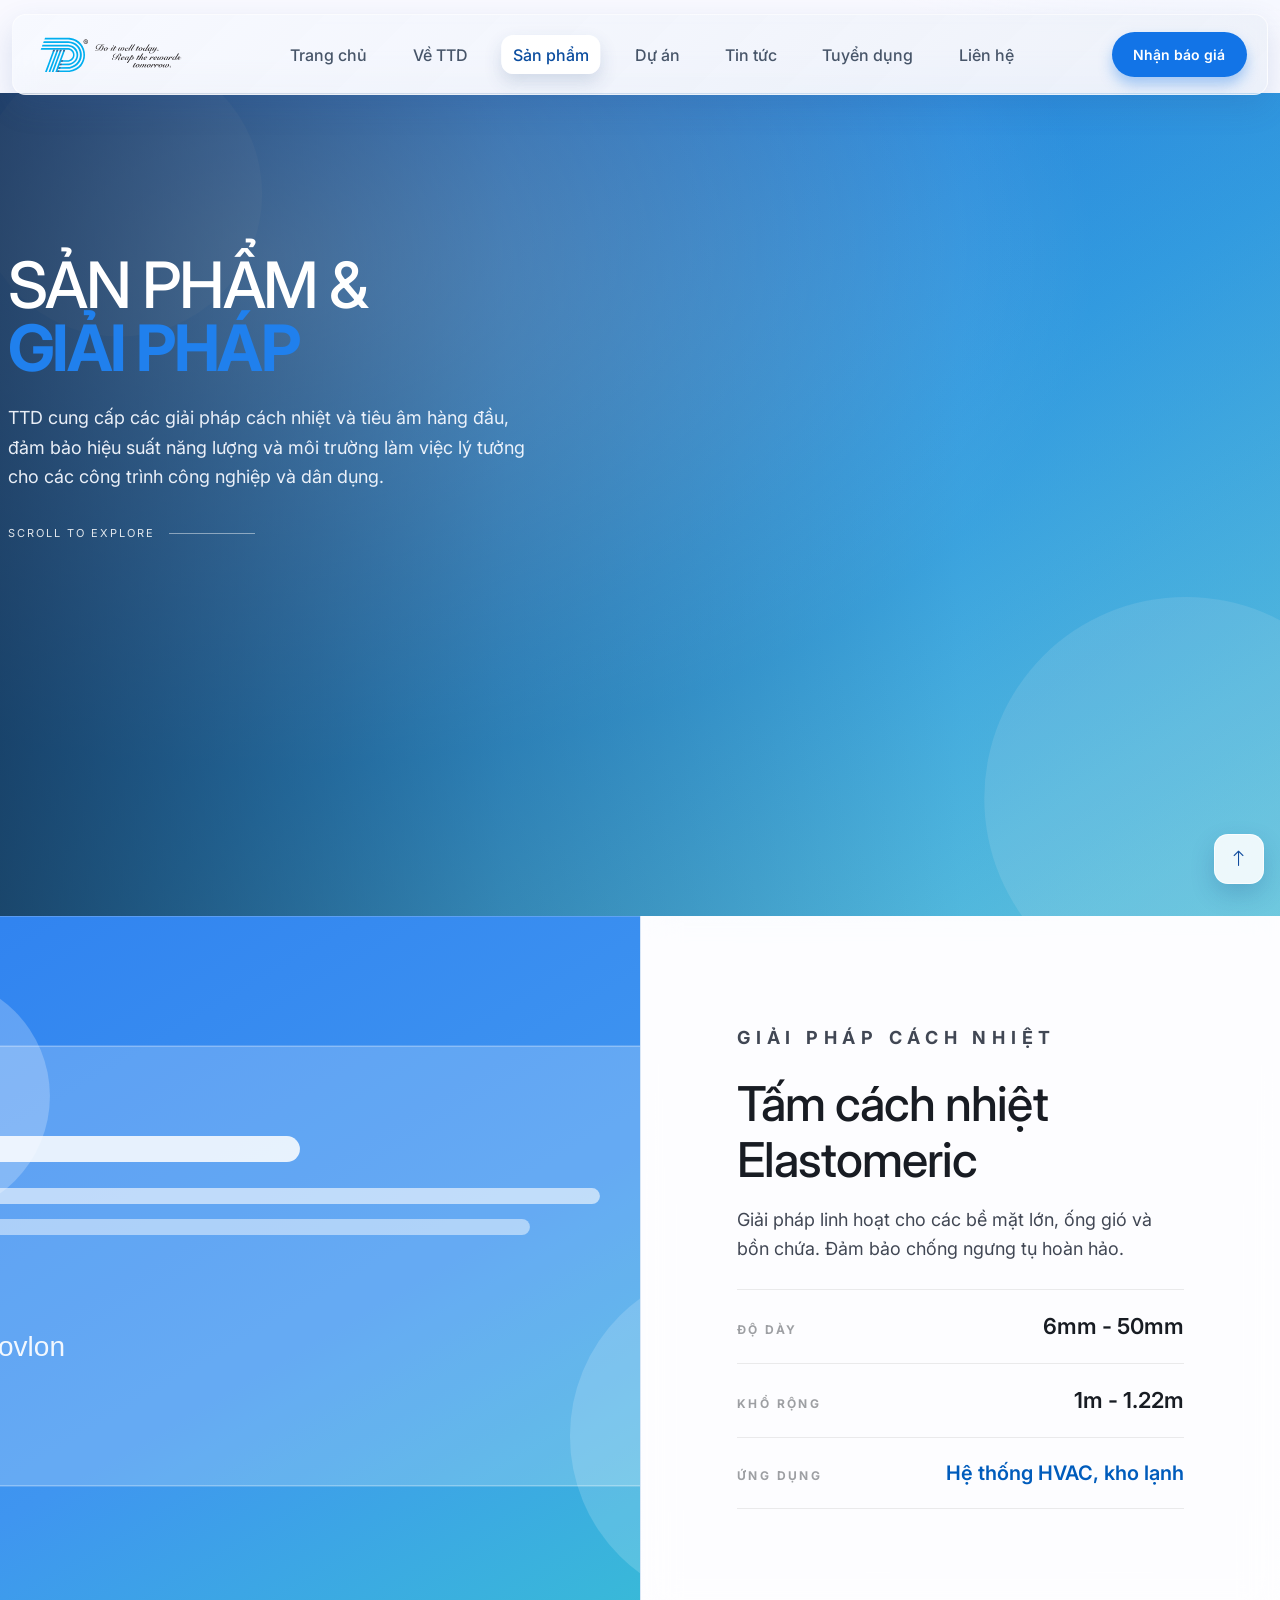
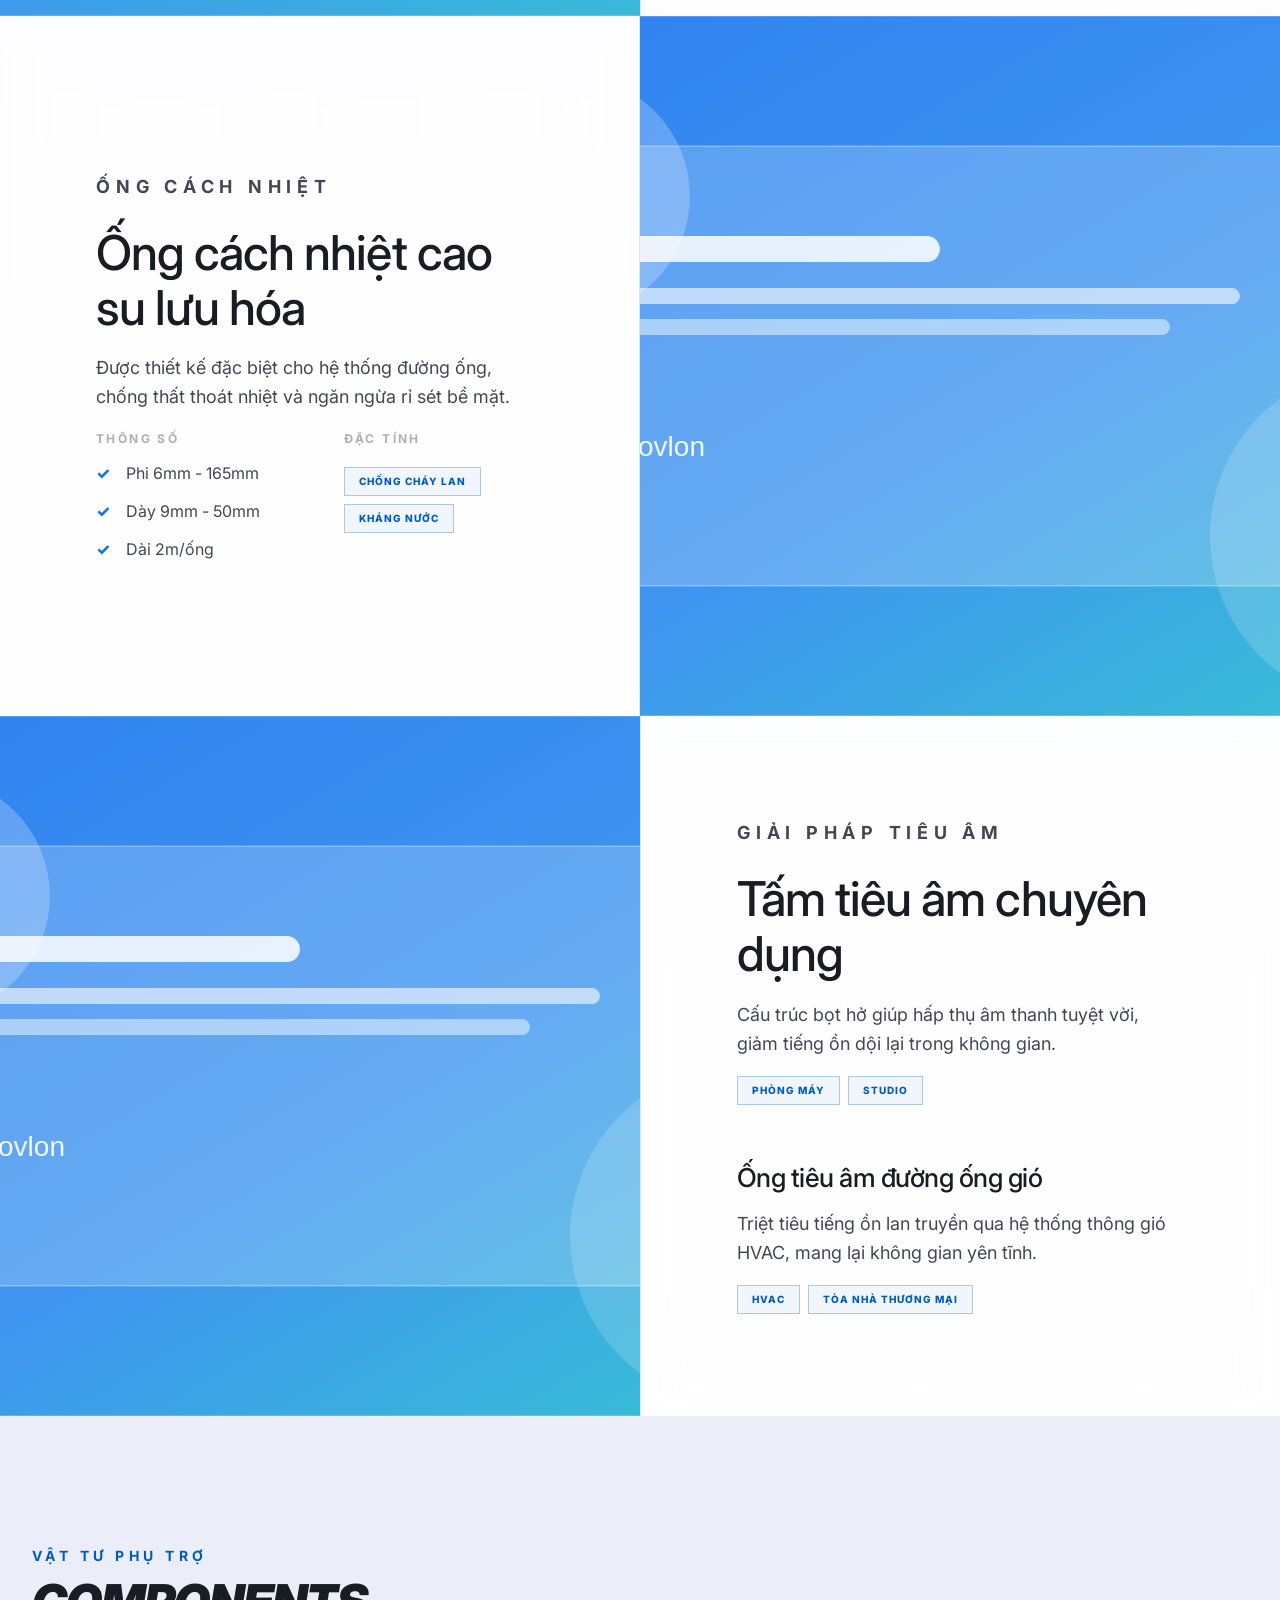
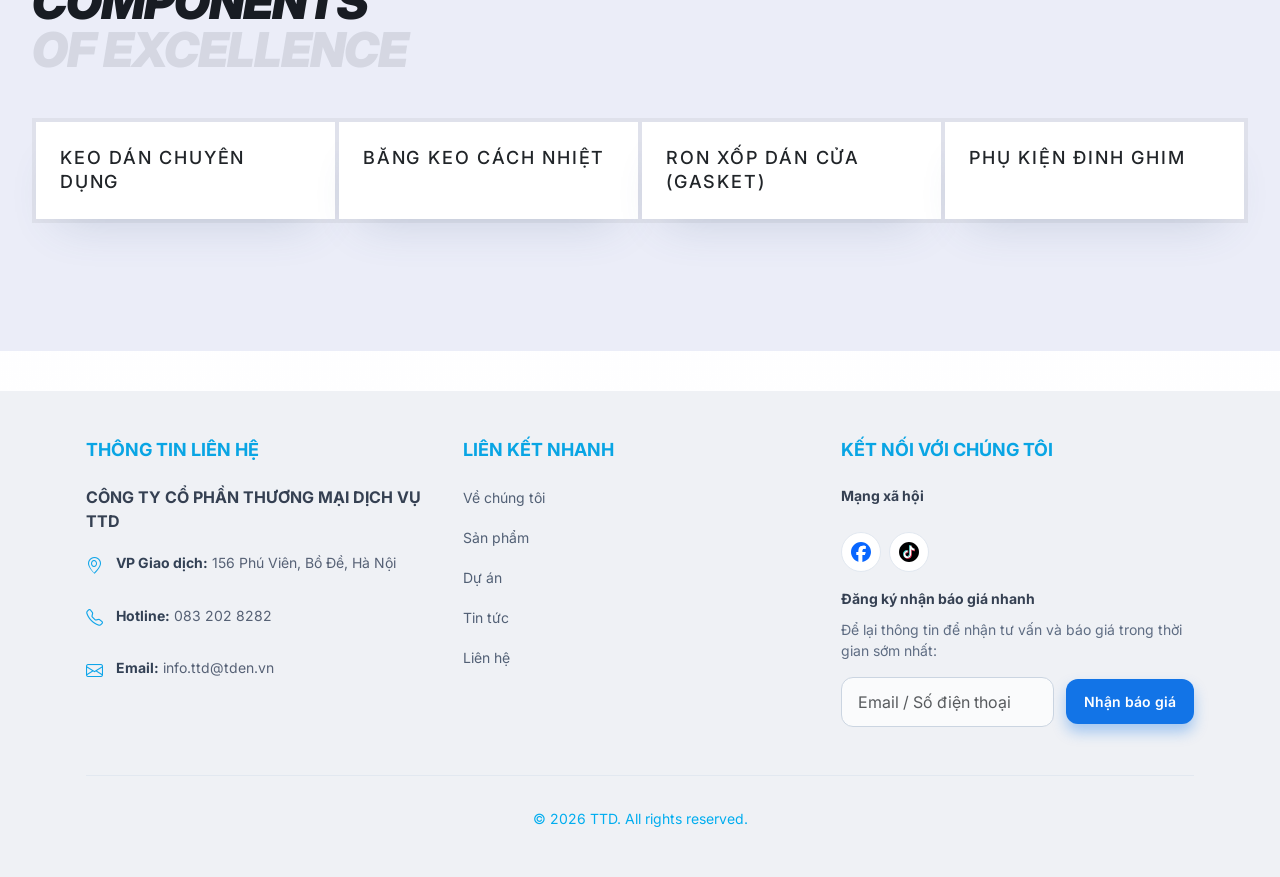
<file: products.html>
<!doctype html>
<html lang="vi">
<head>
  <meta charset="utf-8">
  <meta name="viewport" content="width=device-width, initial-scale=1">
  <title>Sản phẩm & giải pháp - TTD Dovlon</title>
  <meta name="description" content="Danh mục giải pháp cách nhiệt, tiêu âm và vật tư phụ trợ Dovlon do TTD phân phối độc quyền tại Việt Nam.">
  <link rel="preconnect" href="https://fonts.googleapis.com">
  <link rel="preconnect" href="https://fonts.gstatic.com" crossorigin>
  <link href="https://fonts.googleapis.com/css2?family=Inter:wght@400;500;600;700;800;900&display=swap" rel="stylesheet">
  <link href="https://cdn.jsdelivr.net/npm/bootstrap@5.3.7/dist/css/bootstrap.min.css" rel="stylesheet">
  <link href="https://cdn.jsdelivr.net/npm/bootstrap-icons@1.11.3/font/bootstrap-icons.min.css" rel="stylesheet">
  <link rel="stylesheet" href="assets/css/styles.css">
</head>
<body class="products-page">
  <header class="topbar">
    <div class="container nav-wrap">
      <a class="brand" href="index.html" aria-label="TTD Home">
        <img class="logo-mark" src="assets/img/logo-ttd.svg" alt="Logo TTD Dovlon">
        
      </a>
      <button class="menu-toggle" aria-label="Mở menu">Menu</button>
      <nav class="menu">
        <a href="index.html">Trang chủ</a>
        <a href="about.html">Về TTD</a>
        <a class="active" href="products.html">Sản phẩm</a>
        <a href="projects.html">Dự án</a>
        <a href="news.html">Tin tức</a>
        <a href="careers.html">Tuyển dụng</a>
        <a href="contact.html">Liên hệ</a>
      </nav>
      <a class="btn btn-primary" href="contact.html">Nhận báo giá</a>
    </div>
  </header>

  <main>
    <section style="padding-top:0;padding-bottom:0;">
      <div class="container" style="max-width:none;padding:0;">
        <div class="hero-banner hero-photo" style="min-height:700px;">
          <img src="https://www.figma.com/api/mcp/asset/5da84944-3b9c-48a4-9093-4509f2f43d53" alt="Sản phẩm và giải pháp TTD Dovlon">
          <div class="hero-overlay" style="background:linear-gradient(90deg, rgba(15,31,52,0.72) 0%, rgba(15,31,52,0.3) 40%, rgba(15,31,52,0.08) 74%);"></div>
          <div class="hero-content" style="top:161px;">
            <h1 style="font-size:64px;line-height:0.98;">Sản phẩm &amp;<br><strong>Giải pháp</strong></h1>
            <p>TTD cung cấp các giải pháp cách nhiệt và tiêu âm hàng đầu, đảm bảo hiệu suất năng lượng và môi trường làm việc lý tưởng cho các công trình công nghiệp và dân dụng.</p>
            <a class="hero-catalogue" href="https://drive.google.com/file/d/1ZRMlscwYEfazf8zU2liiJ7pVpVnIpPYZ/view?usp=drive_link" target="_blank" rel="noopener">Scroll to explore</a>
          </div>
        </div>
      </div>
    </section>

    <section style="padding:0;">
      <div class="split split-700">
        <article class="split-image"><img src="https://www.figma.com/api/mcp/asset/db0745b1-0a0c-4cb7-b0a8-c181dfb3e185" alt="Tấm cách nhiệt Elastomeric"></article>
        <article class="split-text">
          <p class="section-kicker" style="margin:0 0 24px;">Giải pháp cách nhiệt</p>
          <h2>Tấm cách nhiệt Elastomeric</h2>
          <p>Giải pháp linh hoạt cho các bề mặt lớn, ống gió và bồn chứa. Đảm bảo chống ngưng tụ hoàn hảo.</p>
          <div class="meta-lines">
            <div class="meta-row"><span>Độ dày</span><span>6mm - 50mm</span></div>
            <div class="meta-row"><span>Khổ rộng</span><span>1m - 1.22m</span></div>
            <div class="meta-row"><span>Ứng dụng</span><span style="font-size:20px;color:#005cbc;">Hệ thống HVAC, kho lạnh</span></div>
          </div>
        </article>
      </div>
    </section>

    <section style="padding:0;">
      <div class="split split-700">
        <article class="split-text" style="border-left:0;border-right:1px solid var(--line-2);">
          <p class="section-kicker" style="margin:0 0 24px;">Ống cách nhiệt</p>
          <h2>Ống cách nhiệt cao su lưu hóa</h2>
          <p>Được thiết kế đặc biệt cho hệ thống đường ống, chống thất thoát nhiệt và ngăn ngừa rỉ sét bề mặt.</p>
          <div class="grid-2" style="gap:48px;margin-top:18px;">
            <div>
              <p style="margin:0;color:rgba(24,28,35,0.35);font-size:12px;letter-spacing:0.2em;text-transform:uppercase;font-weight:700;">Thông số</p>
              <ul class="list-check" style="margin-top:12px;">
                <li>Phi 6mm - 165mm</li>
                <li>Dày 9mm - 50mm</li>
                <li>Dài 2m/ống</li>
              </ul>
            </div>
            <div>
              <p style="margin:0;color:rgba(24,28,35,0.35);font-size:12px;letter-spacing:0.2em;text-transform:uppercase;font-weight:700;">Đặc tính</p>
              <div class="tag-list"><span class="tag">Chống cháy lan</span><span class="tag">Kháng nước</span></div>
            </div>
          </div>
        </article>
        <article class="split-image"><img src="https://www.figma.com/api/mcp/asset/a8fc347a-a9de-4fc6-a76b-c9189f102d54" alt="Ống cách nhiệt cao su lưu hóa"></article>
      </div>
    </section>

    <section style="padding:0;">
      <div class="split split-700">
        <article class="split-image"><img src="https://www.figma.com/api/mcp/asset/f2e241e3-d6e4-4937-a390-72a05e9273c1" alt="Giải pháp tiêu âm"></article>
        <article class="split-text">
          <p class="section-kicker" style="margin:0 0 24px;">Giải pháp tiêu âm</p>
          <h2>Tấm tiêu âm chuyên dụng</h2>
          <p>Cấu trúc bọt hở giúp hấp thụ âm thanh tuyệt vời, giảm tiếng ồn dội lại trong không gian.</p>
          <div class="tag-list"><span class="tag">Phòng máy</span><span class="tag">Studio</span></div>
          <hr style="margin:28px 0;border:0;border-top:1px solid rgba(0,0,0,0.08);width:100%;">
          <h3 style="margin:0;font-size:26px;line-height:1.2;">Ống tiêu âm đường ống gió</h3>
          <p style="margin-top:16px;">Triệt tiêu tiếng ồn lan truyền qua hệ thống thông gió HVAC, mang lại không gian yên tĩnh.</p>
          <div class="tag-list"><span class="tag">HVAC</span><span class="tag">Tòa nhà thương mại</span></div>
        </article>
      </div>
    </section>

    <section class="section-deep" style="padding-top:129px;padding-bottom:128px;">
      <div class="container">
        <p class="section-kicker">Vật tư phụ trợ</p>
        <h2 class="section-title" style="font-size:48px;font-style:italic;font-weight:900;text-transform:uppercase;line-height:1;">Components<br><span style="color:rgba(24,28,35,0.1);">of excellence</span></h2>
        <div class="grid-4" style="margin-top:44px;background:rgba(0,0,0,0.05);padding:4px;gap:4px;">
          <article class="card" style="background:#fff;border:0;border-radius:0;box-shadow:none;"><h3 style="font-size:18px;letter-spacing:0.1em;text-transform:uppercase;">Keo dán chuyên dụng</h3></article>
          <article class="card" style="background:#fff;border:0;border-radius:0;box-shadow:none;"><h3 style="font-size:18px;letter-spacing:0.1em;text-transform:uppercase;">Băng keo cách nhiệt</h3></article>
          <article class="card" style="background:#fff;border:0;border-radius:0;box-shadow:none;"><h3 style="font-size:18px;letter-spacing:0.1em;text-transform:uppercase;">Ron xốp dán cửa (Gasket)</h3></article>
          <article class="card" style="background:#fff;border:0;border-radius:0;box-shadow:none;"><h3 style="font-size:18px;letter-spacing:0.1em;text-transform:uppercase;">Phụ kiện đinh ghim</h3></article>
        </div>
      </div>
    </section>
  </main>

  <footer class="site-footer py-5">
    <div class="container-xl px-4 px-lg-3">
      <div class="row gy-4 gy-lg-0">
        <div class="col-lg-4">
          <h4>THÔNG TIN LIÊN HỆ</h4>
          <p class="company">CÔNG TY CỔ PHẦN THƯƠNG MẠI DỊCH VỤ TTD</p>
          <ul class="contact-list list-unstyled mb-0">
            <li><i class="bi bi-geo-alt"></i><span><strong>VP Giao dịch:</strong> 156 Phú Viên, Bồ Đề, Hà Nội</span></li>
            <li><i class="bi bi-telephone"></i><span><strong>Hotline:</strong> 083 202 8282</span></li>
            <li><i class="bi bi-envelope"></i><span><strong>Email:</strong> info.ttd@tden.vn</span></li>
          </ul>
        </div>
        <div class="col-lg-4">
          <h4>LIÊN KẾT NHANH</h4>
          <ul class="quick-links list-unstyled mb-0">
            <li><a href="about.html">Về chúng tôi</a></li>
            <li><a href="products.html">Sản phẩm</a></li>
            <li><a href="projects.html">Dự án</a></li>
            <li><a href="news.html">Tin tức</a></li>
            <li><a href="contact.html">Liên hệ</a></li>
          </ul>
        </div>
        <div class="col-lg-4">
          <h4>KẾT NỐI VỚI CHÚNG TÔI</h4>
          <p class="social-title">Mạng xã hội</p>
          <div class="social-links">
            <a class="social-chip" href="https://www.facebook.com/ttddovlon" target="_blank" rel="noopener" aria-label="Facebook">
              <img src="assets/img/facebook_icon.svg" alt="Facebook">
            </a>
            <a class="social-chip" href="#" aria-label="TikTok">
              <img src="assets/img/TikTok_Icon_Black_Circle.svg" alt="TikTok">
            </a>
          </div>
          <p class="subscribe-title">Đăng ký nhận báo giá nhanh</p>
          <p class="subscribe-copy">Để lại thông tin để nhận tư vấn và báo giá trong thời gian sớm nhất:</p>
          <form class="quick-quote" action="#" method="post">
            <label for="quickQuote" class="visually-hidden">Email hoặc số điện thoại</label>
            <input id="quickQuote" type="text" class="form-control" placeholder="Email / Số điện thoại">
            <button class="btn btn-primary" type="submit">Nhận báo giá</button>
          </form>
        </div>
      </div>
      <p class="copyright mb-0">© 2026 TTD. All rights reserved.</p>
    </div>
  </footer>

  <script src="assets/js/main.js"></script>
  <script src="https://cdn.jsdelivr.net/npm/bootstrap@5.3.7/dist/js/bootstrap.bundle.min.js"></script>
</body>
</html>
</file>
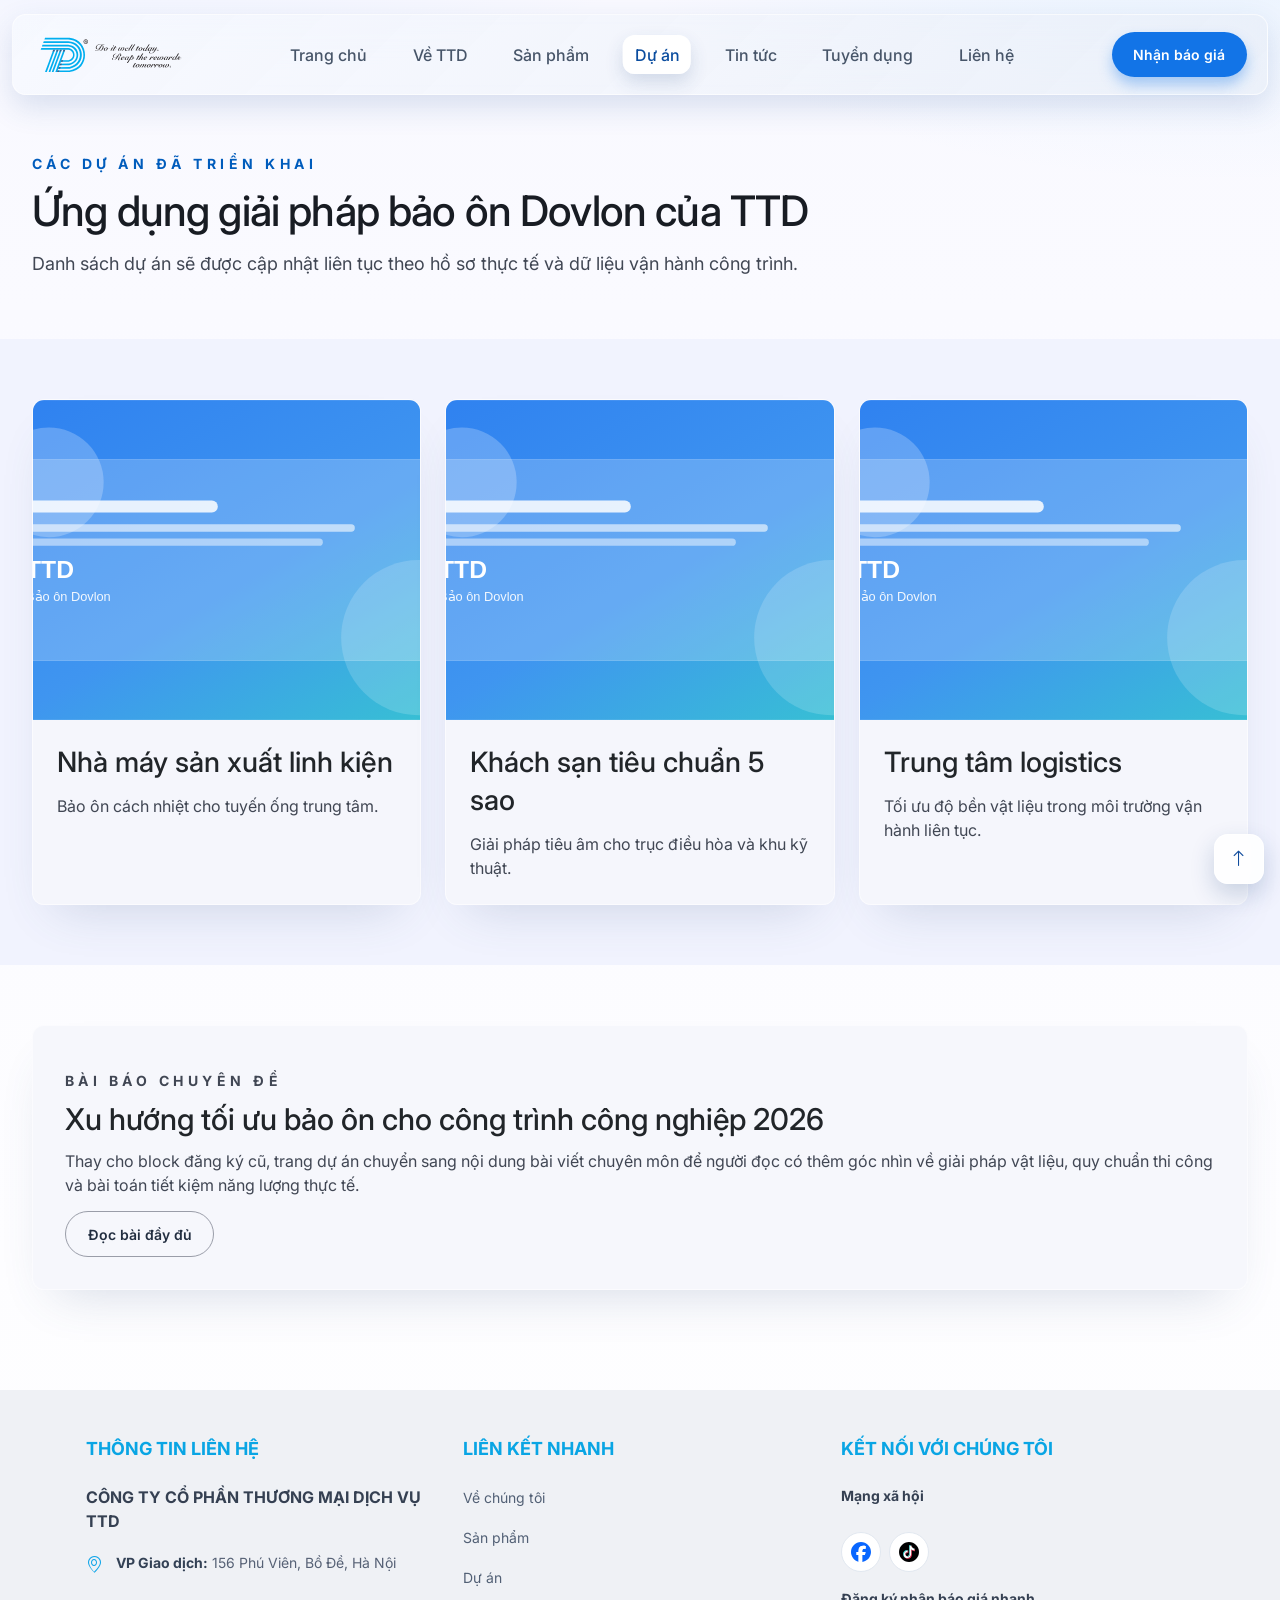
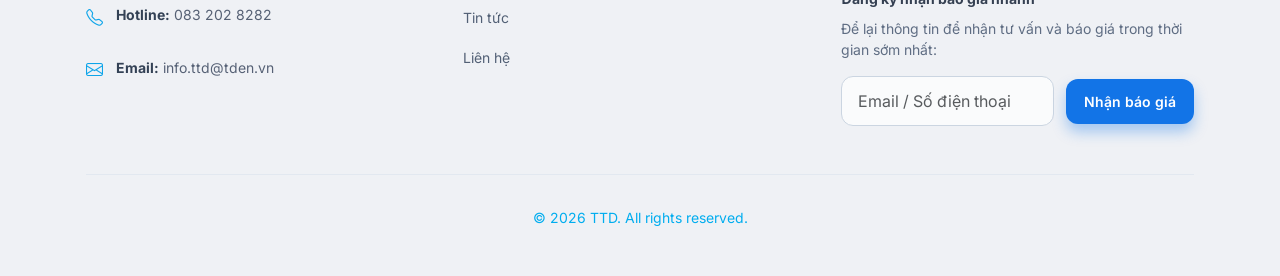
<file: projects.html>
<!doctype html>
<html lang="vi">
<head>
  <meta charset="utf-8">
  <meta name="viewport" content="width=device-width, initial-scale=1">
  <title>Dự án - TTD</title>
  <meta name="description" content="Danh sách dự án ứng dụng giải pháp bảo ôn Dovlon do TTD triển khai.">
  <link rel="preconnect" href="https://fonts.googleapis.com">
  <link rel="preconnect" href="https://fonts.gstatic.com" crossorigin>
  <link href="https://fonts.googleapis.com/css2?family=Inter:wght@400;500;600;700;800;900&display=swap" rel="stylesheet">
  <link href="https://cdn.jsdelivr.net/npm/bootstrap@5.3.7/dist/css/bootstrap.min.css" rel="stylesheet">
  <link href="https://cdn.jsdelivr.net/npm/bootstrap-icons@1.11.3/font/bootstrap-icons.min.css" rel="stylesheet">
  <link rel="stylesheet" href="assets/css/styles.css">
</head>
<body>
  <header class="topbar">
    <div class="container nav-wrap">
      <a class="brand" href="index.html" aria-label="TTD Home"><img class="logo-mark" src="assets/img/logo-ttd.svg" alt="Logo TTD Dovlon"></a>
      <button class="menu-toggle" aria-label="Mở menu">Menu</button>
      <nav class="menu">
        <a href="index.html">Trang chủ</a><a href="about.html">Về TTD</a><a href="products.html">Sản phẩm</a><a class="active" href="projects.html">Dự án</a><a href="news.html">Tin tức</a><a href="careers.html">Tuyển dụng</a><a href="contact.html">Liên hệ</a>
      </nav>
      <a class="btn btn-primary" href="contact.html">Nhận báo giá</a>
    </div>
  </header>

  <main>
    <section>
      <div class="container">
        <p class="section-kicker">Các dự án đã triển khai</p>
        <h1 class="section-title">Ứng dụng giải pháp bảo ôn Dovlon của TTD</h1>
        <p class="section-sub">Danh sách dự án sẽ được cập nhật liên tục theo hồ sơ thực tế và dữ liệu vận hành công trình.</p>
      </div>
    </section>

    <section class="section-soft">
      <div class="container">
        <div class="grid-3">
          <article class="feature-card card"><img src="https://images.unsplash.com/photo-1581092160613-7f20d7e8f26e?auto=format&fit=crop&w=1200&q=80" alt="Nhà máy sản xuất linh kiện"><div class="content"><h3>Nhà máy sản xuất linh kiện</h3><p>Bảo ôn cách nhiệt cho tuyến ống trung tâm.</p></div></article>
          <article class="feature-card card"><img src="https://images.pexels.com/photos/189296/pexels-photo-189296.jpeg?auto=compress&cs=tinysrgb&w=1200" alt="Khách sạn tiêu chuẩn 5 sao"><div class="content"><h3>Khách sạn tiêu chuẩn 5 sao</h3><p>Giải pháp tiêu âm cho trục điều hòa và khu kỹ thuật.</p></div></article>
          <article class="feature-card card"><img src="https://images.unsplash.com/photo-1553413077-190dd305871c?auto=format&fit=crop&w=1200&q=80" alt="Trung tâm logistics"><div class="content"><h3>Trung tâm logistics</h3><p>Tối ưu độ bền vật liệu trong môi trường vận hành liên tục.</p></div></article>
        </div>
      </div>
    </section>

    <section>
      <div class="container">
        <article class="card" style="padding:32px;">
          <p class="section-kicker" style="margin-bottom:10px;">Bài báo chuyên đề</p>
          <h2 style="margin:0;font-size:30px;line-height:1.2;">Xu hướng tối ưu bảo ôn cho công trình công nghiệp 2026</h2>
          <p style="margin-top:12px;">Thay cho block đăng ký cũ, trang dự án chuyển sang nội dung bài viết chuyên môn để người đọc có thêm góc nhìn về giải pháp vật liệu, quy chuẩn thi công và bài toán tiết kiệm năng lượng thực tế.</p>
          <p style="margin-top:14px;"><a class="btn btn-outline" href="news.html">Đọc bài đầy đủ</a></p>
        </article>
      </div>
    </section>
  </main>

  <footer class="site-footer py-5">
    <div class="container-xl px-4 px-lg-3">
      <div class="row gy-4 gy-lg-0">
        <div class="col-lg-4">
          <h4>THÔNG TIN LIÊN HỆ</h4>
          <p class="company">CÔNG TY CỔ PHẦN THƯƠNG MẠI DỊCH VỤ TTD</p>
          <ul class="contact-list list-unstyled mb-0">
            <li><i class="bi bi-geo-alt"></i><span><strong>VP Giao dịch:</strong> 156 Phú Viên, Bồ Đề, Hà Nội</span></li>
            <li><i class="bi bi-telephone"></i><span><strong>Hotline:</strong> 083 202 8282</span></li>
            <li><i class="bi bi-envelope"></i><span><strong>Email:</strong> info.ttd@tden.vn</span></li>
          </ul>
        </div>
        <div class="col-lg-4">
          <h4>LIÊN KẾT NHANH</h4>
          <ul class="quick-links list-unstyled mb-0">
            <li><a href="about.html">Về chúng tôi</a></li>
            <li><a href="products.html">Sản phẩm</a></li>
            <li><a href="projects.html">Dự án</a></li>
            <li><a href="news.html">Tin tức</a></li>
            <li><a href="contact.html">Liên hệ</a></li>
          </ul>
        </div>
        <div class="col-lg-4">
          <h4>KẾT NỐI VỚI CHÚNG TÔI</h4>
          <p class="social-title">Mạng xã hội</p>
          <div class="social-links">
            <a class="social-chip" href="https://www.facebook.com/ttddovlon" target="_blank" rel="noopener" aria-label="Facebook">
              <img src="assets/img/facebook_icon.svg" alt="Facebook">
            </a>
            <a class="social-chip" href="#" aria-label="TikTok">
              <img src="assets/img/TikTok_Icon_Black_Circle.svg" alt="TikTok">
            </a>
          </div>
          <p class="subscribe-title">Đăng ký nhận báo giá nhanh</p>
          <p class="subscribe-copy">Để lại thông tin để nhận tư vấn và báo giá trong thời gian sớm nhất:</p>
          <form class="quick-quote" action="#" method="post">
            <label for="quickQuote" class="visually-hidden">Email hoặc số điện thoại</label>
            <input id="quickQuote" type="text" class="form-control" placeholder="Email / Số điện thoại">
            <button class="btn btn-primary" type="submit">Nhận báo giá</button>
          </form>
        </div>
      </div>
      <p class="copyright mb-0">© 2026 TTD. All rights reserved.</p>
    </div>
  </footer>
  <script src="assets/js/main.js"></script>
  <script src="https://cdn.jsdelivr.net/npm/bootstrap@5.3.7/dist/js/bootstrap.bundle.min.js"></script>
</body>
</html>
</file>
<file: assets/css/styles.css>
﻿:root {
  --bg-main: #f9f9ff;
  --bg-soft: #f1f3fe;
  --bg-deep: #ebedf8;
  --text: #181c23;
  --muted: #414754;
  --primary: #005cbc;
  --primary-2: #1274e7;
  --line: rgba(255, 255, 255, 0.5);
  --line-2: rgba(0, 92, 188, 0.14);
  --glass: rgba(255, 255, 255, 0.6);
  --glass-strong: rgba(255, 255, 255, 0.75);
  --radius-xl: 24px;
  --radius-lg: 12px;
  --radius-md: 8px;
  --shadow-lg: 0 30px 60px -15px rgba(95, 119, 166, 0.18);
  --shadow-md: 0 20px 30px -14px rgba(95, 119, 166, 0.16);
  --shadow-sm: 0 8px 20px -12px rgba(95, 119, 166, 0.16);
  --shadow-card-unified: 0 24px 48px -24px rgba(73, 98, 140, 0.24);
}

* {
  box-sizing: border-box;
}

html {
  scroll-behavior: smooth;
}

body {
  margin: 0;
  font-family: "Inter", "Be Vietnam Pro", "Segoe UI", Arial, sans-serif;
  color: var(--text);
  line-height: 1.5;
  background:
    radial-gradient(900px 420px at 14% -12%, rgba(149, 189, 255, 0.2), transparent 72%),
    radial-gradient(900px 420px at 96% -6%, rgba(153, 214, 252, 0.2), transparent 70%),
    linear-gradient(180deg, var(--bg-main) 0%, #ffffff 100%);
}

a {
  color: inherit;
  text-decoration: none;
}

img {
  max-width: 100%;
  display: block;
}

.container {
  max-width: 1280px;
  margin: 0 auto;
  padding: 0 32px;
}

.topbar {
  position: sticky;
  top: 14px;
  z-index: 120;
  background: transparent;
  padding: 0 12px 12px;
}

.nav-wrap {
  position: relative;
  min-height: 81px;
  display: grid;
  grid-template-columns: auto 1fr auto;
  align-items: center;
  gap: 1rem;
  padding: 10px 20px;
  border-radius: 14px;
  border: 1px solid rgba(255, 255, 255, 0.62);
  background: linear-gradient(135deg, rgba(246, 249, 255, 0.64), rgba(230, 236, 246, 0.58));
  backdrop-filter: blur(18px);
  -webkit-backdrop-filter: blur(18px);
  box-shadow: 0 12px 30px rgba(41, 86, 153, 0.16);
  transition: box-shadow 0.28s ease, background-color 0.28s ease, transform 0.28s ease;
}

.topbar.is-scrolled .nav-wrap {
  box-shadow: 0 16px 38px rgba(23, 62, 121, 0.22);
  background: linear-gradient(135deg, rgba(250, 252, 255, 0.72), rgba(236, 242, 251, 0.68));
  transform: translateY(-2px);
}

.nav-wrap:hover {
  background: linear-gradient(135deg, rgba(252, 254, 255, 0.56), rgba(238, 244, 252, 0.52));
  backdrop-filter: blur(22px);
  -webkit-backdrop-filter: blur(22px);
}

.brand {
  display: inline-flex;
  align-items: center;
  gap: 0.7rem;
}

.logo-mark {
  width: 159.375px;
  height: auto;
}

.brand-copy {
  display: grid;
  gap: 2px;
}

.brand-copy strong {
  font-size: 0.94rem;
  color: #25364d;
  letter-spacing: 0.03em;
  text-transform: uppercase;
}

.brand-copy small {
  font-size: 0.68rem;
  font-weight: 600;
  color: #53657d;
}

.menu {
  position: relative;
  isolation: isolate;
  display: flex;
  align-items: center;
  gap: 1.4rem;
  justify-content: center;
  justify-self: center;
  width: 100%;
  padding: 4px 6px;
  border-radius: 14px;
  border: 0;
  background: rgba(255, 255, 255, 0.24);
}

.menu-indicator {
  position: absolute;
  top: 4px;
  left: 0;
  width: 0;
  height: calc(100% - 8px);
  border-radius: 12px;
  background: rgba(255, 255, 255, 0.96);
  box-shadow: 0 8px 18px rgba(29, 68, 126, 0.16);
  pointer-events: none;
  z-index: 0;
  opacity: 0;
  transform: translateX(0);
  transition: transform 0.28s cubic-bezier(0.22, 1, 0.36, 1), width 0.28s cubic-bezier(0.22, 1, 0.36, 1), opacity 0.2s ease;
}

.menu.menu-indicator-enabled .menu-indicator {
  opacity: 1;
}

.menu.menu-indicator-enabled {
  border: 0;
  background: transparent;
}

.menu a {
  position: relative;
  z-index: 1;
  font-size: 1rem;
  font-weight: 500;
  color: #475569;
  padding: 0.48rem 0.72rem;
  border-radius: 10px;
  border-bottom: 0;
  transition: color 0.28s ease, background-color 0.28s ease;
}

.menu a::after {
  content: none;
}

.menu a:hover,
.menu a.active,
.menu a.is-current {
  color: #0b4d9f;
  background: rgba(255, 255, 255, 0.95);
  border-radius: 12px;
  box-shadow: 0 8px 18px rgba(29, 68, 126, 0.16);
}

.menu a:hover::after,
.menu a.active::after,
.menu a.is-current::after {
  transform: none;
}

.menu.menu-indicator-enabled a:hover,
.menu.menu-indicator-enabled a.active,
.menu.menu-indicator-enabled a.is-current {
  background: transparent;
  box-shadow: none;
}

.menu-toggle {
  display: none;
  border: 0;
  border-radius: 10px;
  padding: 0.54rem 0.72rem;
  background: var(--glass-strong);
  color: #20426c;
  font-weight: 700;
}

.nav-wrap > .btn {
  justify-self: end;
}

.btn {
  display: inline-flex;
  align-items: center;
  justify-content: center;
  border: 0;
  border-radius: 9999px;
  font-size: 14px;
  font-weight: 600;
  padding: 0.74rem 1.35rem;
  transition: 0.24s ease;
}

.btn-primary {
  color: #fff;
  background: var(--primary-2);
  box-shadow: 0 8px 14px rgba(18, 116, 231, 0.34);
}

.btn-primary:hover,
.btn-primary:focus-visible {
  transform: translateY(-1px);
  box-shadow: 0 12px 18px rgba(18, 116, 231, 0.38);
}

.btn-outline {
  color: #222e40;
  background: transparent;
  border: 1px solid rgba(114, 119, 133, 0.7);
}

main section {
  padding: 60px 0;
}

.section-soft {
  background: var(--bg-soft);
}

.section-deep {
  background: var(--bg-deep);
}

.glass {
  background: var(--glass);
  border: 1px solid var(--line);
  backdrop-filter: blur(7.5px);
  -webkit-backdrop-filter: blur(7.5px);
  box-shadow: var(--shadow-lg);
}

.section-title {
  margin: 0;
  font-size: clamp(28px, 3.4vw, 42px);
  line-height: 1.2;
  letter-spacing: -0.02em;
}

.section-kicker {
  margin: 0 0 12px;
  color: var(--primary);
  font-size: 14px;
  font-weight: 700;
  letter-spacing: 0.32em;
  text-transform: uppercase;
}

.section-sub {
  margin: 14px 0 0;
  color: var(--muted);
  font-size: 18px;
  line-height: 1.6;
}

.hero-banner {
  position: relative;
  min-height: 700px;
  border-radius: 0;
  overflow: hidden;
  margin: 0 -32px;
}

.hero-banner img {
  width: 100%;
  height: 100%;
  min-height: 700px;
  object-fit: cover;
}

.hero-overlay {
  position: absolute;
  inset: 0;
  background:
    linear-gradient(93deg, rgba(15, 31, 52, 0.55) 0%, rgba(15, 31, 52, 0.22) 40%, rgba(15, 31, 52, 0.06) 70%),
    radial-gradient(700px 300px at 18% 26%, rgba(255, 255, 255, 0.14), transparent 70%);
}

.hero-content {
  position: absolute;
  top: 160px;
  left: 40px;
  width: min(768px, calc(100% - 80px));
  z-index: 2;
}

.hero-content h1 {
  margin: 0;
  font-size: clamp(44px, 7vw, 74px);
  line-height: 1.04;
  letter-spacing: -0.04em;
  text-transform: uppercase;
  color: #fff;
}

.hero-content h1 strong {
  color: #2080ed;
}

.hero-content p {
  margin: 24px 0 0;
  max-width: 540px;
  color: rgba(245, 249, 255, 0.94);
  font-size: 18px;
  line-height: 1.62;
}

.hero-catalogue {
  margin-top: 34px;
  color: rgba(255, 255, 255, 0.86);
  font-size: 11px;
  letter-spacing: 0.18em;
  text-transform: uppercase;
  display: inline-flex;
  gap: 14px;
  align-items: center;
}

.hero-catalogue::after {
  content: "";
  width: 86px;
  height: 1px;
  background: rgba(255, 255, 255, 0.45);
}

.split {
  display: grid;
  grid-template-columns: repeat(2, minmax(0, 1fr));
}

.split-700 {
  min-height: 700px;
}

.split-image {
  position: relative;
  overflow: hidden;
}

.split-image img {
  width: 100%;
  height: 100%;
  min-height: 700px;
  object-fit: cover;
}

.split-text {
  display: flex;
  flex-direction: column;
  justify-content: center;
  padding: 96px;
  background: var(--glass);
  border-left: 1px solid var(--line-2);
  backdrop-filter: blur(18px);
  -webkit-backdrop-filter: blur(18px);
}

.split-text h2,
.split-text h3 {
  margin: 0;
  font-size: clamp(34px, 4vw, 48px);
  line-height: 1.15;
  letter-spacing: -0.02em;
}

.split-text p {
  margin: 18px 0 0;
  color: var(--muted);
  font-size: 18px;
  line-height: 1.62;
}

.meta-lines {
  margin-top: 26px;
  border-top: 1px solid rgba(0, 0, 0, 0.08);
}

.meta-row {
  display: flex;
  justify-content: space-between;
  align-items: baseline;
  gap: 1rem;
  padding: 20px 0;
  border-bottom: 1px solid rgba(0, 0, 0, 0.08);
}

.meta-row span:first-child {
  color: rgba(24, 28, 35, 0.42);
  font-size: 12px;
  letter-spacing: 0.2em;
  text-transform: uppercase;
  font-weight: 700;
}

.meta-row span:last-child {
  color: var(--text);
  font-size: 22px;
  font-weight: 600;
}

.tag-list {
  margin-top: 18px;
  display: flex;
  flex-wrap: wrap;
  gap: 8px;
}

.tag {
  display: inline-flex;
  align-items: center;
  justify-content: center;
  border: 1px solid rgba(0, 92, 188, 0.3);
  color: var(--primary);
  font-size: 10px;
  letter-spacing: 0.1em;
  text-transform: uppercase;
  font-weight: 800;
  padding: 6px 14px;
  background: rgba(0, 92, 188, 0.05);
}

.grid-3,
.grid-4,
.grid-2 {
  display: grid;
  gap: 24px;
}

.grid-2 {
  grid-template-columns: repeat(2, minmax(0, 1fr));
}

.grid-3 {
  grid-template-columns: repeat(3, minmax(0, 1fr));
}

.grid-4 {
  grid-template-columns: repeat(4, minmax(0, 1fr));
}

.card {
  background: var(--glass);
  border: 1px solid var(--line);
  border-radius: 12px;
  box-shadow: var(--shadow-md);
  backdrop-filter: blur(7.5px);
  -webkit-backdrop-filter: blur(7.5px);
  padding: 24px;
}

.card,
.mini-card,
.cert-item,
.leader-card,
.job-card,
.cv-panel,
.news-item {
  background-color: rgba(245, 247, 252, 0.9);
}

.has-hover-glow {
  position: relative;
  overflow: hidden;
  isolation: isolate;
  --hover-x: 50%;
  --hover-y: 50%;
}

.has-hover-glow::before {
  content: "";
  position: absolute;
  inset: -28%;
  pointer-events: none;
  z-index: 0;
  opacity: 0;
  filter: blur(26px);
  transition: opacity 0.26s ease;
  background: radial-gradient(
    circle at var(--hover-x) var(--hover-y),
    rgba(255, 255, 255, 0.72) 0%,
    rgba(189, 217, 255, 0.34) 22%,
    rgba(141, 186, 255, 0.2) 40%,
    rgba(141, 186, 255, 0) 62%
  );
}

.has-hover-glow:hover::before,
.has-hover-glow.is-hovering::before {
  opacity: 1;
}

.has-hover-glow > * {
  position: relative;
  z-index: 1;
}

.card h3,
.card h4 {
  margin: 0;
  line-height: 1.35;
}

.card p {
  margin: 12px 0 0;
  color: var(--muted);
}

.center-card {
  text-align: center;
}

.center-card .icon-dot {
  width: 64px;
  height: 64px;
  border-radius: 9999px;
  margin: 0 auto 12px;
  background: rgba(177, 201, 253, 0.5);
  display: grid;
  place-items: center;
  color: var(--primary);
  font-size: 20px;
}

.feature-card {
  padding: 0;
  overflow: hidden;
}

.feature-card img {
  width: 100%;
  height: 320px;
  object-fit: cover;
}

.feature-card .content {
  padding: 24px;
}

.list-check {
  list-style: none;
  margin: 18px 0 0;
  padding: 0;
  display: grid;
  gap: 14px;
}

.list-check li {
  position: relative;
  padding-left: 30px;
  color: var(--muted);
}

.list-check li::before {
  content: "✓";
  position: absolute;
  left: 0;
  top: 0;
  color: #1274e7;
  font-weight: 800;
}

.jobs {
  display: grid;
  gap: 12px;
}

.job-card {
  background: var(--glass);
  border: 1px solid var(--line);
  border-radius: 8px;
  padding: 25px;
  box-shadow: var(--shadow-md);
}

.job-title-row {
  display: flex;
  align-items: center;
  justify-content: space-between;
  gap: 12px;
}

.job-hot {
  border-radius: 9999px;
  padding: 4px 12px;
  background: rgba(198, 84, 1, 0.1);
  color: #c65401;
  font-size: 12px;
  font-weight: 600;
}

.job-meta {
  margin-top: 10px;
  color: var(--muted);
  font-size: 16px;
  display: flex;
  flex-wrap: wrap;
  gap: 16px;
}

.job-meta span {
  display: inline-flex;
  align-items: center;
  gap: 6px;
}

.job-card .btn-outline {
  margin-top: 16px;
  width: 100%;
}

.cv-panel {
  border-radius: 12px;
  background: var(--glass);
  border: 1px solid var(--line);
  box-shadow: var(--shadow-lg);
  padding: 49px;
}

.cv-panel h3 {
  margin: 0;
  font-size: 34px;
  line-height: 1.12;
}

.cv-panel p {
  margin: 8px 0 0;
  color: var(--muted);
}

.form-grid-2 {
  margin-top: 20px;
  display: grid;
  grid-template-columns: repeat(2, minmax(0, 1fr));
  gap: 12px;
}

.form-group {
  display: grid;
  gap: 4px;
}

.form-group label {
  color: var(--text);
  font-size: 14px;
  font-weight: 500;
  letter-spacing: 0.02em;
}

.form-group input,
.form-group select,
.form-group textarea {
  width: 100%;
  border: 1px solid #c1c6d6;
  border-radius: 6px;
  background: #fff;
  padding: 11px 13px;
  font: inherit;
  color: #303d50;
}

.form-group textarea {
  resize: vertical;
  min-height: 120px;
}

.upload-box {
  margin-top: 12px;
  border: 2px dashed #c1c6d6;
  border-radius: 6px;
  background: #fff;
  padding: 26px;
  text-align: center;
  color: #64748b;
}

.upload-box strong {
  color: var(--primary);
}

.form-submit {
  margin-top: 16px;
  display: flex;
  justify-content: flex-end;
}

.footer {
  padding: 64px 0 32px;
  background: rgba(255, 255, 255, 0.4);
  backdrop-filter: blur(20px);
  -webkit-backdrop-filter: blur(20px);
}

.footer-grid {
  display: grid;
  grid-template-columns: repeat(3, minmax(0, 1fr));
  gap: 48px;
}

.footer h4 {
  margin: 0 0 12px;
  color: #00adef;
  font-size: 18px;
  letter-spacing: 0.04em;
  text-transform: uppercase;
}

.footer p,
.footer li,
.footer a {
  margin: 0;
  color: #475569;
  font-size: 14px;
  line-height: 1.6;
}

.footer ul {
  margin: 0;
  padding-left: 18px;
  display: grid;
  gap: 6px;
}

.contact-list {
  list-style: none;
  margin: 0;
  padding: 0;
  display: grid;
  gap: 10px;
}

.contact-list li {
  display: flex;
  gap: 8px;
  align-items: flex-start;
}

.contact-list .icon {
  width: 16px;
  text-align: center;
  line-height: 1.6;
  color: #00adef;
}

.social-chip {
  margin-top: 10px;
  display: inline-flex;
  align-items: center;
  justify-content: center;
  width: 40px;
  height: 40px;
  border-radius: 9999px;
  background: #fff;
  border: 1px solid #e2e8f0;
}

.social-links {
  margin-top: 10px;
  display: inline-flex;
  align-items: center;
  gap: 8px;
}

.social-links .social-chip {
  margin-top: 0;
}

.social-chip img {
  width: 20px;
  height: 20px;
  object-fit: contain;
}

.quick-quote {
  margin-top: 14px;
  display: flex;
  gap: 12px;
  flex-wrap: nowrap;
  align-items: center;
}

.quick-quote input {
  flex: 1 1 auto;
  min-width: 0;
  border: 1px solid #cbd5e1;
  border-radius: 12px;
  background: rgba(255, 255, 255, 0.7);
  padding: 12px 16px;
  color: #334155;
}

.quick-quote .btn {
  border-radius: 12px;
  flex: 0 0 auto;
  white-space: nowrap;
  min-width: fit-content;
  padding-inline: 18px;
}

.site-footer {
  background: rgba(238, 240, 245, 0.92);
  margin-top: 2.5rem;
}

.site-footer h4 {
  color: #09a5e4;
  font-size: 1.125rem;
  margin-bottom: 1.55rem;
  font-weight: 700;
}

.site-footer .company {
  font-size: 1rem;
  color: #354052;
  font-weight: 700;
  margin-bottom: 1.2rem;
}

.site-footer .contact-list li {
  display: flex;
  align-items: flex-start;
  gap: 0.8rem;
  margin-bottom: 1rem;
  color: #566175;
  font-size: 0.875rem;
}

.site-footer .contact-list i {
  color: #0ea5e9;
  font-size: 1.2em;
  margin-top: 0.08rem;
}

.site-footer .contact-list strong {
  color: #334155;
}

.quick-links li {
  margin-bottom: 1rem;
}

.quick-links a {
  color: #526075;
  font-size: 0.875rem;
  text-decoration: none;
}

.quick-links a:hover {
  color: var(--primary);
}

.social-title,
.subscribe-title {
  color: #354052;
  font-size: 0.875rem;
  font-weight: 700;
}

.subscribe-title {
  margin-bottom: 0.6rem;
  margin-top: 1rem;
}

.subscribe-copy {
  color: #5f6d83;
  font-size: 0.875rem;
}

.site-footer hr {
  margin: 3rem 0 2rem;
  border-color: #cfd8e8;
}

.copyright {
  margin-top: 48px;
  padding-top: 32px;
  border-top: 1px solid #e2e8f0;
  text-align: center;
  color: #00adef;
  font-size: 14px;
}

.floating-actions {
  position: fixed;
  right: 16px;
  bottom: 16px;
  z-index: 260;
  display: flex;
  flex-direction: column;
  gap: 10px;
  align-items: flex-end;
}

.floating-btn {
  border: 0;
  width: 50px;
  height: 50px;
  border-radius: 14px;
  display: inline-flex;
  align-items: center;
  justify-content: center;
  text-decoration: none;
  cursor: pointer;
  background: rgba(255, 255, 255, 0.88);
  color: #114c9d;
  border: 1px solid rgba(255, 255, 255, 0.72);
  box-shadow: 0 10px 24px rgba(19, 58, 119, 0.2);
  backdrop-filter: blur(10px);
  -webkit-backdrop-filter: blur(10px);
  transition: transform 0.2s ease, box-shadow 0.2s ease;
}

.floating-btn:hover {
  transform: translateY(-2px);
  box-shadow: 0 14px 28px rgba(19, 58, 119, 0.24);
}

.floating-btn-top {
  font-size: 1.1rem;
}

.floating-btn-quote {
  display: none;
  width: auto;
  height: auto;
  min-height: 44px;
  padding: 0.58rem 0.9rem;
  border-radius: 12px;
  font-size: 13px;
  font-weight: 700;
  background: linear-gradient(135deg, #1475eb, #0063d8);
  color: #fff;
  border-color: rgba(255, 255, 255, 0.26);
}

.image-cover {
  width: 100%;
  height: 100%;
  object-fit: cover;
}

.about-intro {
  background: linear-gradient(180deg, #f1f3fe 0%, #f9f9ff 100%);
  text-align: center;
  padding: 128px 0 96px;
}

.about-intro .section-sub {
  max-width: 760px;
  margin: 22px auto 0;
}

.mini-card {
  background: var(--glass);
  border: 1px solid var(--line);
  border-radius: 12px;
  padding: 33px;
  box-shadow: var(--shadow-md);
  text-align: center;
}

.mini-card p {
  margin: 12px 0 0;
  color: var(--muted);
}

.cert-grid {
  display: grid;
  grid-template-columns: repeat(4, minmax(0, 1fr));
  gap: 32px;
}

.cert-item {
  background: var(--glass);
  border: 1px solid var(--line);
  border-radius: 12px;
  padding: 25px;
  box-shadow: var(--shadow-md);
}

.cert-item img {
  width: 100%;
  height: 350px;
  object-fit: cover;
}

.cert-item p {
  margin: 12px 0 0;
  font-size: 14px;
}

.leader-grid {
  display: grid;
  grid-template-columns: repeat(4, minmax(0, 1fr));
  gap: 32px;
}

.leader-card {
  background: var(--glass);
  border: 1px solid var(--line);
  border-radius: 12px;
  overflow: hidden;
  box-shadow: var(--shadow-lg);
}

.leader-card img {
  width: 100%;
  height: 320px;
  object-fit: cover;
}

.leader-card .meta {
  padding: 24px;
  text-align: center;
}

.leader-card .meta h4 {
  margin: 0;
  font-size: 20px;
}

.leader-card .meta p {
  margin: 3px 0 0;
  color: var(--primary);
  font-size: 14px;
}

.news-list {
  display: grid;
  gap: 16px;
}

.news-item {
  background: var(--glass);
  border: 1px solid var(--line);
  border-radius: 12px;
  box-shadow: var(--shadow-md);
  padding: 24px;
}

.news-item h3 {
  margin: 12px 0 0;
}

.news-item time {
  color: var(--primary);
  font-size: 14px;
  font-weight: 600;
}

.news-page .news-main {
  padding-top: 18px;
}

.news-hero-inner {
  max-width: 760px;
}

.news-hero-inner h1 {
  margin: 0;
  font-size: clamp(34px, 4.2vw, 46px);
  font-weight: 800;
  letter-spacing: -0.03em;
  color: #181c23;
}

.news-hero-inner p {
  margin: 12px auto 0;
  max-width: 640px;
  font-size: 18px;
  line-height: 1.65;
  color: #414754;
}

.news-shell {
  padding: 22px;
  border-radius: 18px;
  background: rgba(241, 243, 251, 0.88);
  border: 1px solid rgba(255, 255, 255, 0.55);
}

.news-section-title {
  font-size: clamp(24px, 2.6vw, 32px);
  font-weight: 700;
  letter-spacing: -0.02em;
  color: #181c23;
}

.news-section-link {
  color: #0ea5e9;
  font-size: 14px;
  font-weight: 600;
}

.news-feature-card {
  overflow: hidden;
  border-radius: 12px;
  background: rgba(245, 247, 252, 0.9);
  box-shadow: 0 24px 50px -28px rgba(90, 114, 156, 0.42);
}

.news-main-grid {
  align-items: stretch;
}

.news-feature-column,
.news-related-column {
  display: flex;
  flex-direction: column;
}

.news-feature-column .news-feature-card {
  flex: 1;
}

.news-feature-media {
  position: relative;
  display: block;
}

.news-feature-media img {
  width: 100%;
  aspect-ratio: 16 / 9;
  object-fit: cover;
}

.news-badge {
  position: absolute;
  top: 14px;
  left: 14px;
  display: inline-flex;
  align-items: center;
  justify-content: center;
  border-radius: 999px;
  padding: 3px 10px;
  font-size: 10px;
  font-weight: 700;
  letter-spacing: 0.09em;
  text-transform: uppercase;
  color: #fff;
  background: linear-gradient(135deg, #15a7ef, #0d8fdb);
}

.news-feature-body {
  padding: 24px;
}

.news-date {
  font-size: 13px;
  color: #727785;
}

.news-feature-body h3 {
  margin: 0;
  font-size: clamp(22px, 2.5vw, 30px);
  font-weight: 700;
  line-height: 1.25;
  letter-spacing: -0.02em;
}

.news-feature-body h3 a {
  color: #181c23;
}

.news-feature-body p {
  margin-top: 10px;
  color: #414754;
  line-height: 1.7;
}

.news-readmore {
  margin-top: 14px;
  display: inline-flex;
  align-items: center;
  gap: 8px;
  color: #0ea5e9;
  font-size: 14px;
  font-weight: 600;
}

.news-related-list {
  flex: 1;
  display: flex;
  flex-direction: column;
  gap: 14px;
  min-height: 0;
  overflow-y: auto;
  padding-right: 4px;
}

.news-related-item {
  display: flex;
  gap: 14px;
  align-items: center;
  padding: 16px;
  border-radius: 12px;
  border: 1px solid rgba(255, 255, 255, 0.52);
  background: rgba(245, 247, 252, 0.9);
  box-shadow: 0 10px 24px -20px rgba(52, 74, 108, 0.5);
}

.news-related-item img {
  width: 124px;
  height: 96px;
  border-radius: 8px;
  object-fit: cover;
  flex-shrink: 0;
}

.news-related-item small {
  color: #727785;
  font-size: 10px;
  text-transform: uppercase;
  letter-spacing: 0.08em;
  font-weight: 700;
}

.news-related-item h3 {
  margin: 4px 0 0;
  font-size: 19px;
  line-height: 1.28;
  color: #1f2937;
}

.news-related-item p {
  margin: 6px 0 0;
  font-size: 14px;
  color: #727785;
}

.news-mini-subscribe {
  padding: 18px;
  border-radius: 12px;
  border: 1px solid rgba(255, 255, 255, 0.55);
  background: rgba(245, 247, 252, 0.9);
}

.news-mini-subscribe h3 {
  margin: 0;
  font-size: 20px;
  font-weight: 700;
  color: #181c23;
}

.news-mini-subscribe p {
  margin: 8px 0 0;
  font-size: 14px;
  line-height: 1.6;
  color: #414754;
}

.news-mini-subscribe small {
  display: block;
  margin-top: 10px;
  color: #727785;
  font-size: 11px;
}

.news-inline-form {
  display: flex;
  gap: 10px;
  margin-top: 12px;
}

.news-inline-form input {
  flex: 1;
  min-width: 0;
  border-radius: 8px;
  border: 1px solid #c1c6d6;
  padding: 10px 12px;
  background: rgba(255, 255, 255, 0.65);
  color: #1f2937;
}

.news-inline-form .btn {
  border-radius: 8px;
  padding-inline: 20px;
}

.news-arrow-controls {
  display: inline-flex;
  gap: 8px;
}

.news-arrow-controls button {
  width: 40px;
  height: 40px;
  border-radius: 999px;
  border: 1px solid #c1c6d6;
  color: #4b5563;
  background: rgba(255, 255, 255, 0.86);
}

.news-guide-card {
  height: 100%;
  border-radius: 12px;
  border: 1px solid rgba(255, 255, 255, 0.5);
  background: rgba(245, 247, 252, 0.9);
  box-shadow: 0 22px 45px -24px rgba(95, 119, 166, 0.25);
  padding: 25px;
  display: flex;
  flex-direction: column;
}

.news-guide-icon {
  width: 48px;
  height: 48px;
  border-radius: 8px;
  display: inline-flex;
  align-items: center;
  justify-content: center;
  color: #0ea5e9;
  background: #f0f9ff;
  font-size: 18px;
}

.news-guide-card h3 {
  margin: 16px 0 0;
  font-size: 24px;
  line-height: 1.28;
  font-weight: 700;
  letter-spacing: -0.015em;
  color: #181c23;
}

.news-guide-card p {
  margin: 10px 0 0;
  color: #414754;
  line-height: 1.6;
}

.news-guide-meta {
  margin-top: auto;
  padding-top: 14px;
  border-top: 1px solid rgba(193, 198, 214, 0.45);
  display: flex;
  align-items: center;
  justify-content: space-between;
  gap: 12px;
}

.news-guide-meta span {
  display: inline-flex;
  align-items: center;
  gap: 6px;
  color: #727785;
  font-size: 12px;
}

.news-guide-meta a {
  font-size: 14px;
  color: #0ea5e9;
  font-weight: 600;
}

.news-newsletter {
  position: relative;
  padding: 38px;
  border-radius: 12px;
  background: rgba(245, 247, 252, 0.9);
  border: 1px solid rgba(255, 255, 255, 0.56);
  overflow: hidden;
}

.news-newsletter::before {
  content: "";
  position: absolute;
  inset: 0;
  pointer-events: none;
  opacity: 0.12;
  background: radial-gradient(circle at 100% 0%, #38bdf8 0%, transparent 48%);
}

.news-newsletter h3 {
  margin: 0;
  font-size: clamp(28px, 3.2vw, 36px);
  line-height: 1.2;
  letter-spacing: -0.02em;
  color: #181c23;
}

.news-newsletter p {
  margin: 10px 0 0;
  color: #414754;
}

.news-inline-form-wide {
  margin-top: 0;
}

.news-newsletter small {
  display: block;
  margin-top: 9px;
  color: #727785;
  font-size: 12px;
}

.news-breadcrumb {
  display: flex;
  gap: 10px;
  align-items: center;
  font-size: 13px;
  color: #667085;
}

.news-breadcrumb a {
  color: #4b5563;
}

.news-breadcrumb i {
  font-size: 10px;
}

.news-detail-hero {
  padding: 28px;
  border-radius: 14px;
  border: 1px solid rgba(255, 255, 255, 0.58);
  background: rgba(245, 247, 252, 0.9);
}

.news-detail-hero h1 {
  margin: 0;
  font-size: clamp(30px, 3.6vw, 44px);
  line-height: 1.15;
  font-weight: 800;
  letter-spacing: -0.028em;
}

.news-detail-hero p {
  margin-top: 10px;
  color: #414754;
  line-height: 1.7;
}

.news-detail-card {
  border-radius: 14px;
  border: 1px solid rgba(255, 255, 255, 0.58);
  background: rgba(245, 247, 252, 0.9);
  overflow: hidden;
}

.news-detail-cover {
  width: 100%;
  aspect-ratio: 16 / 9;
  object-fit: cover;
}

.news-detail-content {
  padding: 28px;
}

.news-detail-content h2 {
  margin: 22px 0 0;
  font-size: clamp(24px, 3vw, 32px);
  line-height: 1.25;
  letter-spacing: -0.02em;
}

.news-detail-content p {
  margin: 14px 0 0;
  color: #414754;
  line-height: 1.75;
}

.news-detail-content ul {
  margin: 12px 0 0;
  color: #414754;
  padding-left: 1.15rem;
  display: grid;
  gap: 8px;
}

.news-detail-content blockquote {
  margin: 20px 0 0;
  padding: 18px 18px 18px 20px;
  border-left: 4px solid #0ea5e9;
  border-radius: 0 10px 10px 0;
  background: rgba(14, 165, 233, 0.08);
  color: #1f2937;
}

.news-detail-download {
  margin-top: 22px;
  padding: 16px;
  border: 1px solid rgba(193, 198, 214, 0.5);
  border-radius: 12px;
  display: flex;
  align-items: center;
  justify-content: space-between;
  gap: 18px;
}

.news-detail-download strong {
  display: block;
  color: #111827;
}

.news-detail-download p {
  margin: 4px 0 0;
  font-size: 14px;
}

.news-detail-sidebar {
  position: sticky;
  top: 110px;
  display: grid;
  gap: 14px;
}

.news-related-stack {
  padding: 18px;
  border-radius: 12px;
  border: 1px solid rgba(255, 255, 255, 0.55);
  background: rgba(245, 247, 252, 0.9);
}

.news-related-stack > h3 {
  margin: 0 0 12px;
  font-size: 18px;
  font-weight: 700;
}

.products-main .section-header {
  max-width: 920px;
}

.products-main .section-title {
  font-size: clamp(1.8rem, 2.8vw, 2.6rem);
  color: #0b58b8;
  letter-spacing: -0.02em;
}

.product-hero-figma {
  position: relative;
  min-height: 560px;
  border-radius: 20px;
  overflow: hidden;
  background: #f2f3f7;
  border: 1px solid rgba(224, 230, 242, 0.92);
}

.product-hero-figma-image {
  position: absolute;
  right: -86px;
  bottom: -62px;
  width: min(760px, 74%);
  max-width: none;
  opacity: 0.42;
  filter: saturate(0.96);
}

.product-hero-figma-overlay {
  position: absolute;
  inset: 0;
  background:
    linear-gradient(90deg, rgba(242, 243, 247, 0.98) 0%, rgba(242, 243, 247, 0.92) 36%, rgba(242, 243, 247, 0.65) 64%, rgba(242, 243, 247, 0.4) 100%),
    radial-gradient(640px 340px at 22% 62%, rgba(255, 255, 255, 0.3) 0%, rgba(255, 255, 255, 0) 70%);
}

.product-hero-figma-content {
  position: relative;
  z-index: 1;
  max-width: 540px;
  padding: clamp(28px, 4vw, 40px);
  min-height: 560px;
  display: flex;
  flex-direction: column;
  justify-content: center;
}

.product-hero-figma-title {
  margin: 0;
  font-size: clamp(2.5rem, 5vw, 4.1rem);
  line-height: 0.98;
  letter-spacing: -0.03em;
}

.product-hero-figma-title span {
  display: block;
  color: #131b29;
  font-weight: 900;
  font-style: italic;
}

.product-hero-figma-title em {
  display: block;
  color: #0b5bbb;
  font-style: italic;
  font-weight: 900;
}

.product-hero-figma-content p {
  margin: 1.8rem 0 0;
  color: #444b58;
  font-size: clamp(1rem, 1.1vw, 1.45rem);
  line-height: 1.5;
}

.product-split-shell {
  border-radius: 22px;
  padding: 22px;
  background: rgba(241, 244, 250, 0.9);
  border: 1px solid rgba(222, 229, 242, 0.9);
}

.product-split-media {
  height: 100%;
  min-height: 360px;
  border-radius: 16px;
  overflow: hidden;
}

.product-split-image {
  width: 100%;
  height: 100%;
  min-height: 360px;
  border-radius: 16px;
  object-fit: cover;
}

.product-split-body {
  padding: 4px;
}

.product-split-body .section-kicker {
  color: #4b5563;
  letter-spacing: 0.34em;
}

.product-split-body h2 {
  margin: 0;
  color: #0b58b8;
  font-size: clamp(2rem, 3.1vw, 3rem);
  line-height: 1.14;
}

.product-split-body p {
  margin: 0.85rem 0 0;
  color: #4b5563;
  font-size: 1.02rem;
  line-height: 1.55;
}

.product-split-body .meta-lines {
  margin-top: 1.25rem;
}

.product-split-body .meta-row {
  padding: 0.9rem 0;
}

.product-split-body .meta-row span:last-child {
  font-size: 1.04rem;
  font-weight: 700;
}

.product-chip-grid {
  margin-top: 1rem;
  display: flex;
  flex-wrap: wrap;
  gap: 8px;
}

.product-chip-grid .tag {
  margin-top: 0;
}

.product-split-reverse .product-split-body h2 {
  max-width: 26rem;
}

.product-acoustic-shell .product-split-image {
  filter: saturate(0.9) contrast(0.98);
}

.product-acoustic-copy .section-kicker {
  color: #4b5563;
  letter-spacing: 0.34em;
}

.product-acoustic-copy h2 {
  margin: 0;
  font-size: clamp(2rem, 3.1vw, 3rem);
  color: #0b58b8;
  line-height: 1.14;
}

.product-acoustic-copy .section-body {
  margin-top: 0.9rem;
  font-size: 1.02rem;
  line-height: 1.52;
}

.product-acoustic-item {
  height: 100%;
  border-radius: 12px;
  padding: 16px;
  background: rgba(245, 247, 252, 0.9);
  border: 1px solid rgba(229, 233, 241, 0.9);
}

.product-acoustic-item h3 {
  margin: 0 0 8px;
  color: #0b58b8;
  font-size: 1.15rem;
  line-height: 1.35;
}

.product-acoustic-item p {
  margin: 0;
  font-size: 0.95rem;
}

.product-support-item {
  border-radius: 14px;
  padding: 26px 14px;
}

.product-support-item i {
  color: #1675e6;
  font-size: 1.6rem;
  margin-bottom: 12px;
}

.product-support-item h3 {
  margin: 0;
  font-size: 1rem;
  line-height: 1.4;
  color: #334155;
  text-transform: uppercase;
  letter-spacing: 0.04em;
}

.card,
.mini-card,
.cert-item,
.leader-card,
.job-card,
.cv-panel,
.news-item,
.news-feature-card,
.news-guide-card,
.news-detail-card,
.news-mini-subscribe,
.news-newsletter,
.news-shell,
.project-card,
.project-card-sm,
.project-card-lg,
.solution-card,
.intro-card,
.glass-card,
.glass-solid {
  box-shadow: var(--shadow-card-unified) !important;
}

@media (max-width: 1080px) {
  .menu {
    gap: 0.75rem;
  }

  .menu a {
    padding: 0.44rem 0.58rem;
    font-size: 1rem;
  }

  .split-text {
    padding: 56px;
  }

  .grid-4,
  .cert-grid,
  .leader-grid {
    grid-template-columns: repeat(2, minmax(0, 1fr));
  }

  .footer-grid {
    grid-template-columns: 1fr 1fr;
  }

  .footer-grid section:last-child {
    grid-column: 1 / -1;
  }

  .news-guide-card h3 {
    font-size: 21px;
  }

  .news-inline-form {
    flex-direction: column;
  }

  .news-inline-form .btn {
    width: 100%;
  }
}

@media (max-width: 860px) {
  .topbar {
    top: 8px;
    padding: 0 10px 8px;
  }

  .container {
    padding: 0 16px;
  }

  .nav-wrap {
    min-height: 72px;
    padding: 10px 12px;
    grid-template-columns: auto 1fr auto;
    grid-template-areas: "brand spacer menu";
    background: linear-gradient(135deg, rgba(246, 249, 255, 0.64), rgba(230, 236, 246, 0.58));
    backdrop-filter: blur(18px);
    -webkit-backdrop-filter: blur(18px);
  }

  .menu-toggle {
    display: inline-flex;
    justify-self: end;
    align-items: center;
    justify-content: center;
    width: 44px;
    height: 44px;
    padding: 0;
    border-radius: 12px;
    font-size: 0;
    line-height: 1;
    z-index: 3;
  }

  .menu-toggle::before {
    content: "\F479";
    font-family: "bootstrap-icons";
    font-size: 1.36rem;
    color: #1f4f93;
  }

  .menu {
    position: absolute;
    left: 16px;
    right: 16px;
    top: calc(100% + 8px);
    display: none;
    flex-direction: column;
    align-items: stretch;
    gap: 2px;
    border-radius: 12px;
    background: rgba(255, 255, 255, 0.94);
    border: 1px solid rgba(255, 255, 255, 0.7);
    box-shadow: var(--shadow-md);
    padding: 8px;
    justify-self: stretch;
  }

  .menu.open {
    display: flex;
  }

  .menu-indicator {
    display: none;
  }

  .menu a {
    padding: 10px 8px;
    border-bottom: 0;
    border-radius: 8px;
  }

  .menu a.active,
  .menu a.is-current {
    border-bottom: 0;
    background: rgba(255, 255, 255, 0.98);
    border-radius: 12px;
    box-shadow: 0 8px 18px rgba(29, 68, 126, 0.14);
  }

  .brand-copy {
    display: none;
  }

  .nav-wrap > .btn {
    display: none;
  }

  .floating-btn-quote {
    display: inline-flex;
  }

  .hero-banner {
    margin: 0 -16px;
    min-height: 560px;
  }

  .hero-banner img {
    min-height: 560px;
  }

  .hero-content {
    left: 16px;
    top: 104px;
    width: calc(100% - 32px);
  }

  .hero-content p {
    font-size: 16px;
  }

  .split,
  .grid-2,
  .grid-3,
  .grid-4,
  .cert-grid,
  .leader-grid,
  .footer-grid,
  .form-grid-2 {
    grid-template-columns: 1fr;
  }

  .split-text {
    padding: 40px 24px;
    border-left: 0;
    border-top: 1px solid var(--line-2);
  }

  .split-image img {
    min-height: 420px;
  }

  .cv-panel {
    padding: 28px 22px;
  }

  .cv-panel h3 {
    font-size: 32px;
  }

  .form-submit {
    justify-content: stretch;
  }

  .form-submit .btn {
    width: 100%;
  }

  .quick-quote {
    flex-direction: column;
  }

  .quick-quote .btn {
    width: 100%;
  }

  .news-shell {
    padding: 14px;
    border-radius: 14px;
  }

  .news-section-title {
    font-size: 28px;
  }

  .news-section-link {
    font-size: 13px;
  }

  .news-feature-body,
  .news-newsletter,
  .news-detail-content {
    padding: 18px;
  }

  .news-feature-body h3,
  .news-guide-card h3 {
    font-size: 24px;
  }

  .news-guide-card {
    padding: 18px;
  }

  .news-related-item {
    align-items: flex-start;
  }

  .news-related-item img {
    width: 100px;
    height: 80px;
  }

  .news-detail-download {
    flex-direction: column;
    align-items: flex-start;
  }

  .news-detail-download .btn {
    width: 100%;
  }

  .news-detail-sidebar {
    position: static;
  }

  .product-hero-figma {
    min-height: 470px;
  }

  .product-hero-figma-content {
    min-height: 470px;
    max-width: 100%;
    padding: 24px 18px;
  }

  .product-hero-figma-image {
    right: -58px;
    bottom: -34px;
    width: min(560px, 88%);
    opacity: 0.35;
  }

  .product-hero-figma-title {
    font-size: clamp(2rem, 9vw, 2.8rem);
  }

  .product-hero-figma-content p {
    margin-top: 1.2rem;
    max-width: 420px;
    font-size: 1.05rem;
  }

  .product-split-shell,
  .product-acoustic-shell {
    padding: 14px;
  }

  .product-split-media,
  .product-split-image {
    min-height: 280px;
  }

  .product-split-body h2,
  .product-acoustic-copy h2 {
    font-size: clamp(1.7rem, 8vw, 2.2rem);
  }

  .product-split-body p,
  .product-acoustic-copy .section-body {
    font-size: 1rem;
  }
}
</file>
